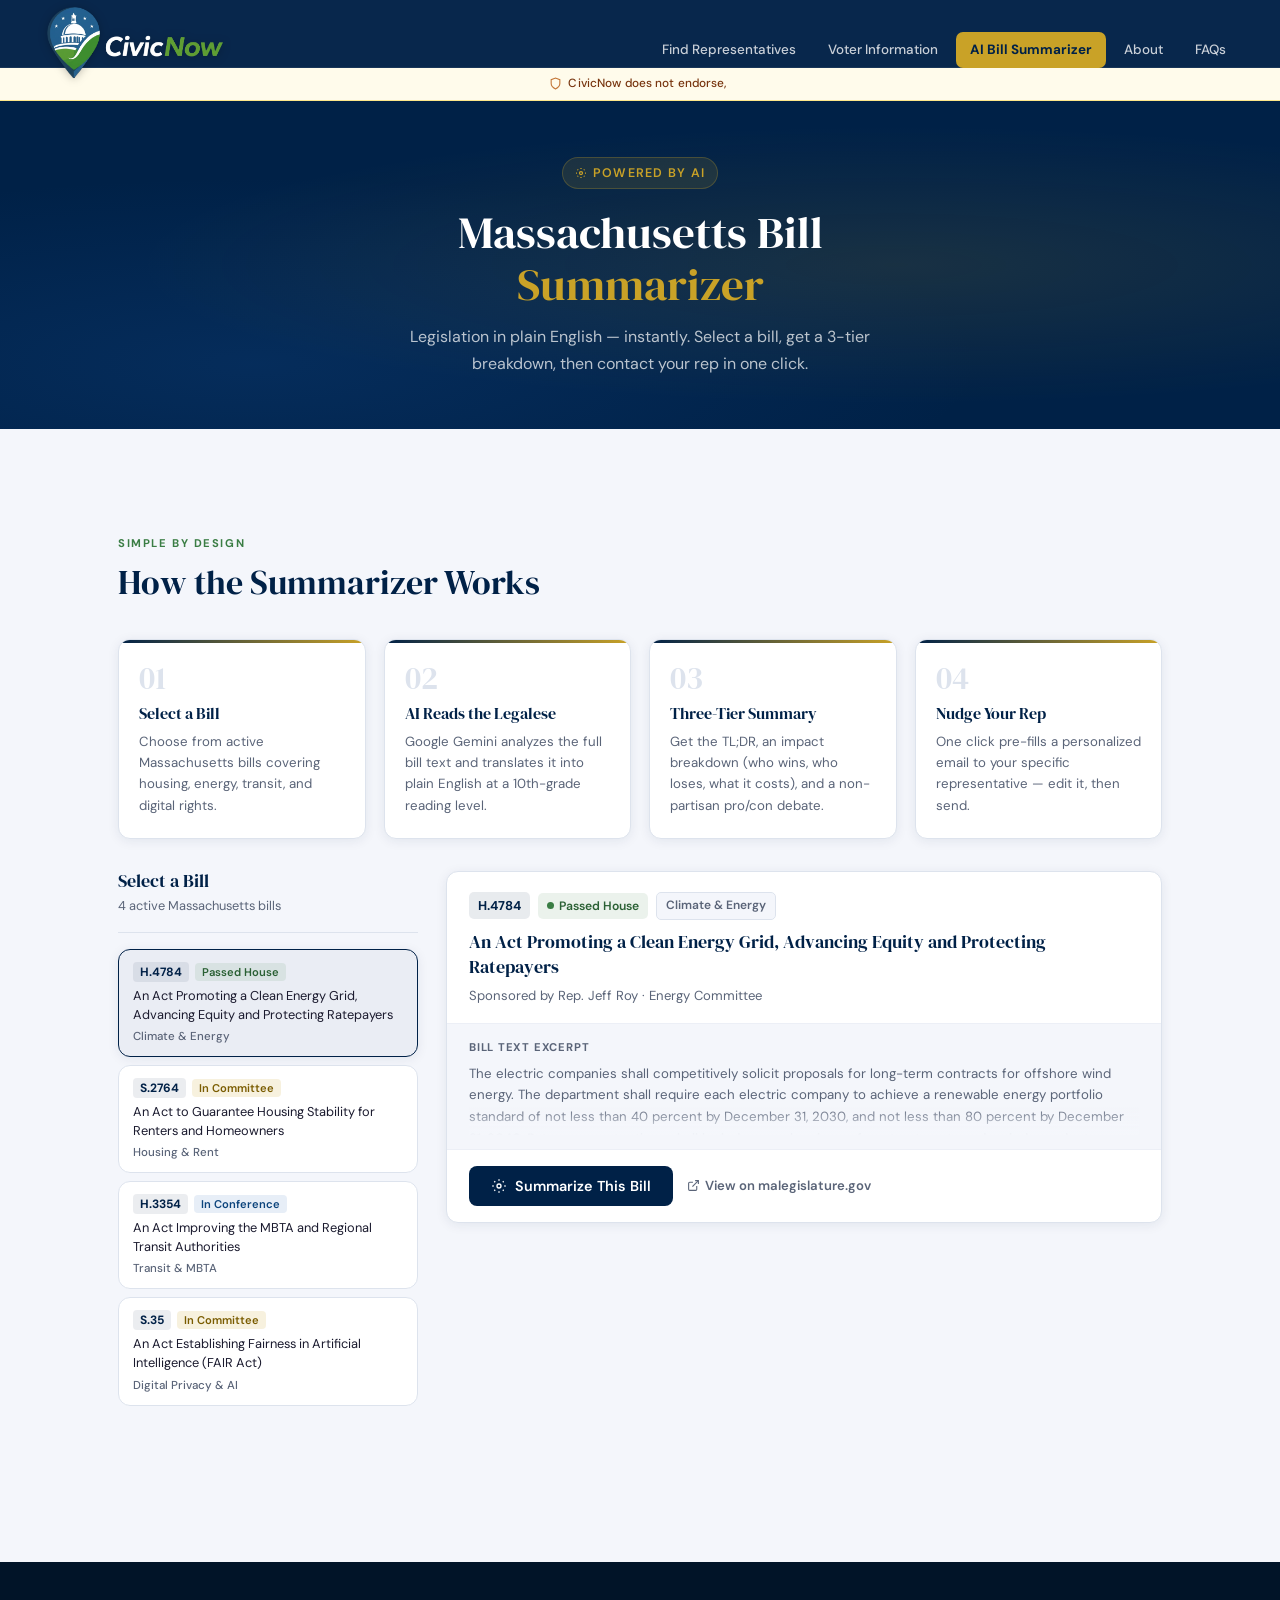
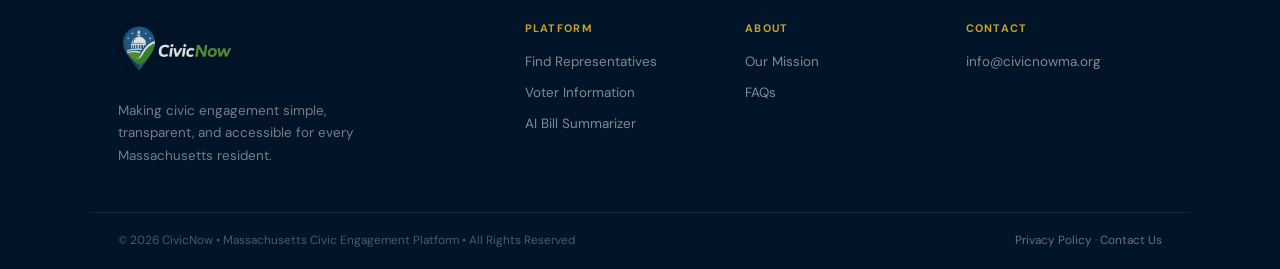
<file: AISummarizer.html>
<!DOCTYPE html>
<html lang="en">
<head>
  <meta charset="UTF-8" />
  <meta name="viewport" content="width=device-width, initial-scale=1.0" />
  <title>CivicNow | AI Bill Summarizer</title>
  <meta name="description" content="Understand any Massachusetts bill in plain English. CivicNow's AI Bill Summarizer breaks down complex legislation into TL;DR, Impact, and Debate — then lets you contact your rep in one click." />

  <link rel="preconnect" href="https://fonts.googleapis.com" />
  <link rel="preconnect" href="https://fonts.gstatic.com" crossorigin />
  <link href="https://fonts.googleapis.com/css2?family=DM+Sans:ital,opsz,wght@0,9..40,400;0,9..40,500;0,9..40,600;0,9..40,700&family=DM+Serif+Display:ital@0;1&display=swap" rel="stylesheet" />

  <link rel="icon" type="image/x-icon" href="favicon.ico" />
  <link rel="icon" type="image/png" sizes="32x32" href="favicon-32.png" />
  <link rel="icon" type="image/png" sizes="16x16" href="favicon-16.png" />
  <link rel="apple-touch-icon" sizes="64x64" href="favicon-64.png" />

  <link rel="stylesheet" href="style.css" />
  <link rel="stylesheet" href="AISummarizer.css" />
</head>
<body>

<!-- ── HEADER ── -->
<header>
  <div class="header-container">
    <a href="index.html">
      <div class="logo"><img src="CivicNow_logo.png" alt="CivicNow" class="logo-img" /></div>
    </a>
    <nav class="main-nav">
      <a href="FindReps.html"><div class="nav-box">Find Representatives</div></a>
      <a href="VoterInfo.html"><div class="nav-box">Voter Information</div></a>
      <a href="AISummarizer.html" class="active"><div class="nav-box">AI Bill Summarizer</div></a>
      <a href="About.html"><div class="nav-box">About</div></a>
      <a href="FAQs.html"><div class="nav-box">FAQs</div></a>
    </nav>
  </div>
</header>

<!-- NEUTRALITY BANNER -->
<div class="neutrality">
<svg width="13" height="13" fill="none" stroke="currentColor" stroke-width="2" viewBox="0 0 24 24">
<path d="M12 22s8-4 8-10V5l-8-3-8 3v7c0 6 8 10 8 10z"/>
</svg>
<span class="typewriter" data-text="CivicNow does not endorse, support, or oppose any candidate or political party."></span>
</div>

<!-- ── HERO ── -->
<section class="ais-hero">
  <div class="ais-hero-inner">
    <span class="ais-hero-eyebrow">
      <svg width="12" height="12" viewBox="0 0 24 24" fill="none" stroke="currentColor" stroke-width="2.5">
        <circle cx="12" cy="12" r="3"/><path d="M12 2v2m0 16v2M2 12h2m16 0h2M4.93 4.93l1.41 1.41m11.32 11.32 1.41 1.41M4.93 19.07l1.41-1.41M17.66 6.34l1.41-1.41"/>
      </svg>
      Powered by AI
    </span>
    <h1 class="ais-hero-title">Massachusetts Bill<br><span class="ais-hero-accent">Summarizer</span></h1>
    <p class="ais-hero-sub">Legislation in plain English — instantly. Select a bill, get a 3-tier breakdown, then contact your rep in one click.</p>
  </div>
</section>

<!-- ── MAIN ── -->
<main class="container">
 <!-- How it works section -->
  <section class="ais-how-section">
    <div class="how-header">
      <span class="how-eyebrow">Simple by design</span>
      <h2>How the Summarizer Works</h2>
    </div>
    <div class="ais-how-grid">
      <div class="ais-how-card">
        <div class="ais-how-num">01</div>
        <h3>Select a Bill</h3>
        <p>Choose from active Massachusetts bills covering housing, energy, transit, and digital rights.</p>
      </div>
      <div class="ais-how-card">
        <div class="ais-how-num">02</div>
        <h3>AI Reads the Legalese</h3>
        <p>Google Gemini analyzes the full bill text and translates it into plain English at a 10th-grade reading level.</p>
      </div>
      <div class="ais-how-card">
        <div class="ais-how-num">03</div>
        <h3>Three-Tier Summary</h3>
        <p>Get the TL;DR, an impact breakdown (who wins, who loses, what it costs), and a non-partisan pro/con debate.</p>
      </div>
      <div class="ais-how-card">
        <div class="ais-how-num">04</div>
        <h3>Nudge Your Rep</h3>
        <p>One click pre-fills a personalized email to your specific representative — edit it, then send.</p>
      </div>
    </div>
  </section>


  <div class="ais-layout">

    <!-- LEFT: Bill selector -->
    <aside class="ais-sidebar">
      <div class="ais-sidebar-header">
        <h3>Select a Bill</h3>
        <p>4 active Massachusetts bills</p>
      </div>

      <div class="ais-bill-list" id="billList"></div>

    </aside>

    <!-- RIGHT: Summary panel -->
    <section class="ais-content">

      <!-- Bill card -->
      <div class="ais-bill-card" id="billCard">
        <div class="ais-bill-card-header">
          <div class="ais-bill-meta">
            <span class="ais-bill-num" id="billNum">H.4784</span>
            <span class="ais-bill-status" id="billStatusBadge">
              <span class="ais-status-dot"></span>
              <span id="billStatus">In Committee</span>
            </span>
            <span class="ais-bill-topic" id="billTopic">Climate &amp; Energy</span>
          </div>
          <h2 class="ais-bill-title" id="billTitle">An Act Promoting a Clean Energy Grid, Advancing Equity and Protecting Ratepayers</h2>
          <p class="ais-bill-sub" id="billSub">Sponsored by Rep. Jeff Roy</p>
        </div>
        <div class="ais-bill-excerpt-wrap">
          <div class="ais-excerpt-label">Bill text excerpt</div>
          <p class="ais-bill-excerpt" id="billExcerpt"></p>
        </div>
        <div class="ais-bill-actions">
          <button class="ais-summarize-btn" id="summarizeBtn" onclick="runSummary()">
            <svg width="16" height="16" viewBox="0 0 24 24" fill="none" stroke="currentColor" stroke-width="2">
              <circle cx="12" cy="12" r="3"/><path d="M12 2v2m0 16v2M2 12h2m16 0h2M4.93 4.93l1.41 1.41m11.32 11.32 1.41 1.41M4.93 19.07l1.41-1.41M17.66 6.34l1.41-1.41"/>
            </svg>
            Summarize This Bill
          </button>
          <a class="ais-official-link" id="officialLink" href="#" target="_blank" rel="noopener">
            <svg width="13" height="13" viewBox="0 0 24 24" fill="none" stroke="currentColor" stroke-width="2"><path d="M18 13v6a2 2 0 0 1-2 2H5a2 2 0 0 1-2-2V8a2 2 0 0 1 2-2h6"/><polyline points="15 3 21 3 21 9"/><line x1="10" y1="14" x2="21" y2="3"/></svg>
            View on malegislature.gov
          </a>
        </div>
      </div>

      <!-- Summary output -->
      <div class="ais-summary-card" id="summaryCard" style="display:none;">

        <div class="ais-tabs">
          <button class="ais-tab active" data-tab="tldr" onclick="switchTab('tldr',this)">
            <svg width="14" height="14" viewBox="0 0 24 24" fill="none" stroke="currentColor" stroke-width="2"><path d="M14 2H6a2 2 0 0 0-2 2v16a2 2 0 0 0 2 2h12a2 2 0 0 0 2-2V8z"/><polyline points="14 2 14 8 20 8"/><line x1="16" y1="13" x2="8" y2="13"/><line x1="16" y1="17" x2="8" y2="17"/></svg>
            The TL;DR
          </button>
          <button class="ais-tab" data-tab="impact" onclick="switchTab('impact',this)">
            <svg width="14" height="14" viewBox="0 0 24 24" fill="none" stroke="currentColor" stroke-width="2"><line x1="18" y1="20" x2="18" y2="10"/><line x1="12" y1="20" x2="12" y2="4"/><line x1="6" y1="20" x2="6" y2="14"/></svg>
            Impact Report
          </button>
          <button class="ais-tab" data-tab="debate" onclick="switchTab('debate',this)">
            <svg width="14" height="14" viewBox="0 0 24 24" fill="none" stroke="currentColor" stroke-width="2"><path d="M21 15a2 2 0 0 1-2 2H7l-4 4V5a2 2 0 0 1 2-2h14a2 2 0 0 1 2 2z"/></svg>
            The Debate
          </button>
        </div>

        <!-- TL;DR -->
        <div class="ais-tab-content active" id="tab-tldr">
          <div class="ais-tier-eyebrow">The bottom line</div>
          <div id="tldr-content" class="ais-tier-body"></div>
        </div>

        <!-- Impact -->
        <div class="ais-tab-content" id="tab-impact">
          <div class="ais-tier-eyebrow">Who wins, who loses, what it costs</div>
          <div id="impact-content"></div>
        </div>

        <!-- Debate -->
        <div class="ais-tab-content" id="tab-debate">
          <div class="ais-tier-eyebrow">Non-partisan pro &amp; con</div>
          <div id="debate-content"></div>
        </div>

        <!-- Action bar -->
        <div class="ais-action-bar">
          <button class="ais-nudge-btn" onclick="toggleEmail()">
            <svg width="15" height="15" viewBox="0 0 24 24" fill="none" stroke="currentColor" stroke-width="2"><path d="M4 4h16c1.1 0 2 .9 2 2v12c0 1.1-.9 2-2 2H4c-1.1 0-2-.9-2-2V6c0-1.1.9-2 2-2z"/><polyline points="22,6 12,13 2,6"/></svg>
            Nudge My Rep
          </button>
          <button class="ais-share-btn" onclick="shareCard()">
            <svg width="15" height="15" viewBox="0 0 24 24" fill="none" stroke="currentColor" stroke-width="2"><circle cx="18" cy="5" r="3"/><circle cx="6" cy="12" r="3"/><circle cx="18" cy="19" r="3"/><line x1="8.59" y1="13.51" x2="15.42" y2="17.49"/><line x1="15.41" y1="6.51" x2="8.59" y2="10.49"/></svg>
            Share
          </button>
        </div>

        <div class="ais-disclaimer">
          <svg width="12" height="12" viewBox="0 0 24 24" fill="none" stroke="currentColor" stroke-width="2"><circle cx="12" cy="12" r="10"/><line x1="12" y1="8" x2="12" y2="12"/><line x1="12" y1="16" x2="12.01" y2="16"/></svg>
          AI-generated summary via Google Gemini. Always verify against the official text at malegislature.gov before taking action.
        </div>
      </div>

      <!-- Email draft panel -->
      <div class="ais-email-panel" id="emailPanel" style="display:none;">
        <div class="ais-email-header">
          <h3>Draft message to your representative</h3>
          <button class="ais-email-close" onclick="toggleEmail()">
            <svg width="16" height="16" viewBox="0 0 24 24" fill="none" stroke="currentColor" stroke-width="2.5"><line x1="18" y1="6" x2="6" y2="18"/><line x1="6" y1="6" x2="18" y2="18"/></svg>
          </button>
        </div>
        <div class="ais-email-rep" id="emailRepInfo"></div>
        <textarea class="ais-email-body" id="emailBody" rows="10"></textarea>
        <div class="ais-email-actions">
          <button class="ais-email-send" onclick="sendEmail()">
            <svg width="15" height="15" viewBox="0 0 24 24" fill="none" stroke="currentColor" stroke-width="2"><line x1="22" y1="2" x2="11" y2="13"/><polygon points="22 2 15 22 11 13 2 9 22 2"/></svg>
            Open in Email Client
          </button>
          <p class="ais-email-note">Edit freely before sending. Your rep's contact info is pre-filled.</p>
        </div>
      </div>

    </section>
  </div>

</main>

<!-- ── FOOTER ── -->
<footer class="site-footer">
  <div class="footer-inner">
    <div class="footer-brand">
      <a href="index.html">
        <div class="logo"><img src="CivicNow_logo.png" alt="CivicNow" class="footer-logo" /></div>
      </a>
      <p>Making civic engagement simple, transparent, and accessible for every Massachusetts resident.</p>
    </div>
    <div class="footer-links">
      <div class="footer-col">
        <h4>Platform</h4>
        <a href="FindReps.html">Find Representatives</a>
        <a href="VoterInfo.html">Voter Information</a>
        <a href="AISummarizer.html">AI Bill Summarizer</a>
      </div>
      <div class="footer-col">
        <h4>About</h4>
        <a href="About.html">Our Mission</a>
        <a href="FAQs.html">FAQs</a>
      </div>
      <div class="footer-col">
        <h4>Contact</h4>
        <a href="mailto:info@civicnowma.org">info@civicnowma.org</a>
      </div>
    </div>
  </div>
  <div class="footer-bottom">
    <p>© 2026 CivicNow • Massachusetts Civic Engagement Platform • All Rights Reserved</p>
    <p><a href="PrivacyPolicy.html">Privacy Policy</a> · <a href="Contact.html">Contact Us</a></p>
  </div>
</footer>

<button class="back-to-top" id="backToTop" onclick="window.scrollTo({top:0,behavior:'smooth'})" aria-label="Back to top">
  <svg width="18" height="18" viewBox="0 0 24 24" fill="none" stroke="currentColor" stroke-width="2.5"><polyline points="18 15 12 9 6 15"/></svg>
</button>

<script>
  /* ════════════════════════════
   scrolling neutrality banner 
════════════════════════════ */

function typeWriter(el, speed = 50) {
  const text = el.getAttribute('data-text');
  let i = 0;

  function type() {
    if (i < text.length) {
      el.textContent += text.charAt(i);
      i++;
      setTimeout(type, speed);
    }
  }

  type();
}

// trigger on scroll (matches your reveal system)
const typeObserver = new IntersectionObserver(entries => {
  entries.forEach(entry => {
    if (entry.isIntersecting) {
      const el = entry.target;
      typeWriter(el, 50);
      typeObserver.unobserve(el);
    }
  });
}, { threshold: 0.6 });

document.querySelectorAll('.typewriter').forEach(el => {
  typeObserver.observe(el);
});
  
/* ════════════════════════════
   BILL DATA
════════════════════════════ */
const BILLS = [
  {
    id: 'H4784',
    num: 'H.4784',
    status: 'Passed House',
    statusClass: 'passed',
    title: 'An Act Promoting a Clean Energy Grid, Advancing Equity and Protecting Ratepayers',
    sub: 'Sponsored by Rep. Jeff Roy · Energy Committee',
    topic: 'Climate & Energy',
    url: 'https://malegislature.gov/Bills/193/H4784',
    excerpt: 'The electric companies shall competitively solicit proposals for long-term contracts for offshore wind energy. The department shall require each electric company to achieve a renewable energy portfolio standard of not less than 40 percent by December 31, 2030, and not less than 80 percent by December 31, 2040. Ratepayer protections shall include annual reviews of contract costs and an independent monitor appointed by the department to oversee competitive solicitation processes and ensure equity in energy access for low-income communities.',
    rep: { name: 'Katherine Clark', title: 'U.S. Representative', district: '5th Congressional District', email: 'katherine.clark@mail.house.gov', city: 'Waltham' }
  },
  {
    id: 'S2764',
    num: 'S.2764',
    status: 'In Committee',
    statusClass: 'committee',
    title: 'An Act to Guarantee Housing Stability for Renters and Homeowners',
    sub: 'Sponsored by Sen. Lydia Edwards · Housing Committee',
    topic: 'Housing & Rent',
    url: 'https://malegislature.gov/Bills/193/S2764',
    excerpt: 'No landlord shall increase the rent charged to a tenant for a residential dwelling unit by more than five percent plus the Consumer Price Index for All Urban Consumers for the Boston metropolitan statistical area, or ten percent, whichever is lower, in any twelve-month period. This section shall not apply to housing accommodations in buildings for which a certificate of occupancy was first issued within fifteen years prior to the effective date of this act. Landlords who violate this section shall be liable for damages of three times the amount of any rent increase that exceeds the allowable limit.',
    rep: { name: 'Stephen Lynch', title: 'U.S. Representative', district: '8th Congressional District', email: 'stephen.lynch@mail.house.gov', city: 'Quincy' }
  },
  {
    id: 'H3354',
    num: 'H.3354',
    status: 'In Conference',
    statusClass: 'conference',
    title: 'An Act Improving the MBTA and Regional Transit Authorities',
    sub: 'Sponsored by Rep. William Driscoll · Transportation Committee',
    topic: 'Transit & MBTA',
    url: 'https://malegislature.gov/Bills/193/H3354',
    excerpt: 'The Massachusetts Bay Transportation Authority shall establish and implement a comprehensive safety management system in accordance with the requirements of the Federal Transit Administration. The authority shall submit to the secretary of transportation a comprehensive capital investment plan for all fixed guideway systems, bus rapid transit, and commuter rail, with prioritization of deferred maintenance projects estimated to exceed $8.7 billion. The authority shall transition its entire bus fleet to zero-emission vehicles by December 31, 2030, with interim targets of 25 percent zero-emission by 2026 and 60 percent by 2028.',
    rep: { name: 'Jake Auchincloss', title: 'U.S. Representative', district: '4th Congressional District', email: 'jake.auchincloss@mail.house.gov', city: 'Needham' }
  },
  {
    id: 'S35',
    num: 'S.35',
    status: 'In Committee',
    statusClass: 'committee',
    title: 'An Act Establishing Fairness in Artificial Intelligence (FAIR Act)',
    sub: 'Sponsored by Sen. Barry Finegold · Technology Committee',
    topic: 'Digital Privacy & AI',
    url: 'https://malegislature.gov/Bills/193/S35',
    excerpt: 'Developers and deployers of high-risk automated decision systems shall conduct and document impact assessments prior to deployment and annually thereafter, assessing the risk of algorithmic discrimination on the basis of race, color, national origin, sex, disability, or age. High-risk automated decision systems include those used in employment, housing, credit, education, healthcare, and criminal justice contexts. Any person aggrieved by a violation of this chapter may bring a civil action in the superior court and shall be entitled to injunctive relief, actual damages, or statutory damages of not less than $1,000 per violation.',
    rep: { name: 'Katherine Clark', title: 'U.S. Representative', district: '5th Congressional District', email: 'katherine.clark@mail.house.gov', city: 'Waltham' }
  }
];

let currentBill = BILLS[0];
let summaryCache = {};
let emailOpen = false;

/* ════════════════════════════
   BUILD BILL LIST
════════════════════════════ */
function renderBillList() {
  const list = document.getElementById('billList');
  list.innerHTML = BILLS.map((b, i) => `
    <button class="ais-bill-item ${i === 0 ? 'active' : ''}" onclick="selectBill(${i}, this)">
      <div class="ais-bill-item-top">
        <span class="ais-bill-item-num">${b.num}</span>
        <span class="ais-bill-item-status ais-status-${b.statusClass}">${b.status}</span>
      </div>
      <div class="ais-bill-item-title">${b.title}</div>
      <div class="ais-bill-item-topic">${b.topic}</div>
    </button>
  `).join('');
}

function selectBill(idx, el) {
  currentBill = BILLS[idx];
  document.querySelectorAll('.ais-bill-item').forEach(b => b.classList.remove('active'));
  el.classList.add('active');

  document.getElementById('billNum').textContent = currentBill.num;
  document.getElementById('billStatus').textContent = currentBill.status;
  const badge = document.getElementById('billStatusBadge');
  badge.className = 'ais-bill-status ais-status-' + currentBill.statusClass;
  document.getElementById('billTopic').textContent = currentBill.topic;
  document.getElementById('billTitle').textContent = currentBill.title;
  document.getElementById('billSub').textContent = currentBill.sub;
  document.getElementById('billExcerpt').textContent = currentBill.excerpt;
  document.getElementById('officialLink').href = currentBill.url;
  document.getElementById('disclaimerLink').href = currentBill.url;

  document.getElementById('summaryCard').style.display = 'none';
  document.getElementById('emailPanel').style.display = 'none';
  emailOpen = false;

  const btn = document.getElementById('summarizeBtn');
  btn.disabled = false;
  btn.innerHTML = `<svg width="16" height="16" viewBox="0 0 24 24" fill="none" stroke="currentColor" stroke-width="2"><circle cx="12" cy="12" r="3"/><path d="M12 2v2m0 16v2M2 12h2m16 0h2M4.93 4.93l1.41 1.41m11.32 11.32 1.41 1.41M4.93 19.07l1.41-1.41M17.66 6.34l1.41-1.41"/></svg> Summarize This Bill`;
}

/* ════════════════════════════
   API KEY — replace the value below with your Gemini API key
════════════════════════════ */
const GEMINI_API_KEY = 'AIzaSyC4PInbPemSofxMdJcTdt_P7cqlltBMHzI';

/* ════════════════════════════
   SKELETON LOADERS
════════════════════════════ */
function showSkeleton() {
  const skels = (lines) => lines.map(w =>
    `<div class="ais-skeleton" style="width:${w}%;margin-bottom:10px;"></div>`
  ).join('');

  document.getElementById('tldr-content').innerHTML =
    `<div style="padding:4px 0">${skels([95,80,70])}</div>
     <div class="ais-local-impact-skeleton" style="margin-top:16px">${skels([60,50])}</div>`;

  document.getElementById('impact-content').innerHTML = `
    <div class="ais-impact-grid">
      <div class="ais-impact-box ais-impact-win"><div class="ais-impact-label">Who benefits</div>${skels([90,75,60])}</div>
      <div class="ais-impact-box ais-impact-lose"><div class="ais-impact-label">Who faces challenges</div>${skels([90,75,60])}</div>
      <div class="ais-impact-box ais-impact-cost" style="grid-column:1/-1"><div class="ais-impact-label">Fiscal impact</div>${skels([80])}</div>
    </div>`;

  document.getElementById('debate-content').innerHTML =
    ['Pro','Pro','Con','Con'].map(side => `
      <div class="ais-debate-row">
        <div class="ais-debate-side">
          <span class="ais-debate-badge ais-badge-${side.toLowerCase()}">${side}</span>
          <div style="flex:1">${skels([90,70])}</div>
        </div>
      </div>`).join('');
}

/* ════════════════════════════
   RUN SUMMARY (GEMINI API)
════════════════════════════ */
async function runSummary() {
  if (summaryCache[currentBill.id]) {
    applySummary(summaryCache[currentBill.id]);
    return;
  }

  const key = GEMINI_API_KEY;
  if (!key || key === 'YOUR_GEMINI_API_KEY_HERE') {
    document.getElementById('summaryCard').style.display = 'block';
    document.getElementById('tldr-content').innerHTML = `
      <div class="ais-error-msg">
        <svg width="16" height="16" viewBox="0 0 24 24" fill="none" stroke="currentColor" stroke-width="2"><circle cx="12" cy="12" r="10"/><line x1="12" y1="8" x2="12" y2="12"/><line x1="12" y1="16" x2="12.01" y2="16"/></svg>
        <div><strong>API key not configured.</strong><br>Open AISummarizer.html and replace <code>YOUR_GEMINI_API_KEY_HERE</code> with your Gemini API key.</div>
      </div>`;
    return;
  }

  const btn = document.getElementById('summarizeBtn');
  btn.disabled = true;
  btn.innerHTML = `<svg class="ais-spin" width="16" height="16" viewBox="0 0 24 24" fill="none" stroke="currentColor" stroke-width="2"><path d="M21 12a9 9 0 11-6.219-8.56"/></svg> Analyzing with AI...`;

  document.getElementById('summaryCard').style.display = 'block';
  switchTab('tldr', document.querySelector('.ais-tab'));
  showSkeleton();

  window.scrollTo({ top: document.getElementById('summaryCard').offsetTop - 80, behavior: 'smooth' });

  const prompt = `You are the CivicNowMA Assistant. Analyze this Massachusetts bill and respond ONLY with a valid JSON object — no markdown, no backticks, no preamble.

Bill Number: ${currentBill.num}
Bill Title: ${currentBill.title}
Bill Text Excerpt: ${currentBill.excerpt}

Respond with exactly this JSON structure:
{
  "tldr": "2-3 sentence plain English summary at 10th grade reading level. What does this bill actually change?",
  "localImpact": "One sentence specifically about how this affects residents of Massachusetts communities.",
  "wins": "1-2 sentences: who benefits most and how.",
  "loses": "1-2 sentences: who faces challenges, costs, or opposition.",
  "cost": "One sentence on the estimated fiscal impact or budget implications.",
  "pro1": "First argument supporters make for this bill (1 sentence).",
  "pro2": "Second argument supporters make (1 sentence).",
  "con1": "First argument critics make against this bill (1 sentence).",
  "con2": "Second argument critics make (1 sentence)."
}`;

  // Current available models as of March 2026 — in order of preference
  const MODELS = [
    'gemini-2.5-flash',
    'gemini-2.5-flash-lite',
    'gemini-3-flash-preview',
  ];

  const requestBody = JSON.stringify({
    contents: [{ parts: [{ text: prompt }] }],
    generationConfig: {
      temperature: 0.3,
      maxOutputTokens: 2048,
      responseMimeType: 'application/json'
    }
  });

  let lastError = null;
  let lastErrorDetail = '';

  for (const model of MODELS) {
    try {
      const res = await fetch(
        `https://generativelanguage.googleapis.com/v1beta/models/${model}:generateContent?key=${key}`,
        { method: 'POST', headers: { 'Content-Type': 'application/json' }, body: requestBody }
      );

      const data = await res.json();
      const errStatus = data.error?.status || '';
      const errCode   = data.error?.code || res.status;
      lastErrorDetail = data.error?.message || '';

      // Invalid key — no point trying other models
      if (errStatus === 'UNAUTHENTICATED' || errCode === 401) {
        throw new Error('INVALID_KEY');
      }

      // Quota / rate limit only — try next model
      if (errStatus === 'RESOURCE_EXHAUSTED' || errCode === 429) {
        lastError = new Error('QUOTA');
        continue;
      }

      // Any other API error — surface the real message
      if (!res.ok) {
        throw new Error('API_ERROR');
      }

      // Success — parse and display
      // Robust JSON extraction — find first { and last } to strip any wrapping text
      const raw = data.candidates?.[0]?.content?.parts?.[0]?.text || '';
      const start = raw.indexOf('{');
      const end   = raw.lastIndexOf('}');
      if (start === -1 || end === -1) throw new Error('NO_JSON');
      const parsed = JSON.parse(raw.slice(start, end + 1));
      summaryCache[currentBill.id] = parsed;
      applySummary(parsed);
      lastError = null;
      break;

    } catch(e) {
      if (e.message === 'INVALID_KEY') { lastError = e; break; }
      if (e.message !== 'QUOTA') { lastError = e; break; }
      lastError = e;
    }
  }

  if (lastError) {
    let msg;
    if (lastError.message === 'INVALID_KEY') {
      msg = 'Your API key is invalid or has been revoked. Check it at <a href="https://aistudio.google.com" target="_blank" rel="noopener">aistudio.google.com</a>.';
    } else if (lastError.message === 'QUOTA') {
      msg = 'Rate limit hit on all available models. Wait 60 seconds and try again, or check your quota at <a href="https://aistudio.google.com" target="_blank" rel="noopener">aistudio.google.com</a>.';
    } else if (lastError.message === 'API_ERROR') {
      msg = `API error: ${lastErrorDetail || 'Unknown error'}. Check that billing is enabled on your Google Cloud project.`;
    } else if (lastError.message === 'NO_JSON') {
      msg = 'The AI returned an unexpected response format. Please try again.';
    } else {
      msg = `Unexpected error: ${lastError.message}. Check the browser console for details.`;
    }

    document.getElementById('tldr-content').innerHTML = `
      <div class="ais-error-msg">
        <svg width="16" height="16" viewBox="0 0 24 24" fill="none" stroke="currentColor" stroke-width="2"><circle cx="12" cy="12" r="10"/><line x1="12" y1="8" x2="12" y2="12"/><line x1="12" y1="16" x2="12.01" y2="16"/></svg>
        <div><strong>Could not generate summary.</strong><br>${msg}</div>
      </div>`;
    document.getElementById('impact-content').innerHTML = '';
    document.getElementById('debate-content').innerHTML = '';
    console.error('[CivicNow AI] Error:', lastError.message, lastErrorDetail);
  }

  btn.disabled = false;
  btn.innerHTML = `<svg width="16" height="16" viewBox="0 0 24 24" fill="none" stroke="currentColor" stroke-width="2"><circle cx="12" cy="12" r="3"/><path d="M12 2v2m0 16v2M2 12h2m16 0h2M4.93 4.93l1.41 1.41m11.32 11.32 1.41 1.41M4.93 19.07l1.41-1.41M17.66 6.34l1.41-1.41"/></svg> Re-Summarize`;
}

/* ════════════════════════════
   APPLY SUMMARY TO UI
════════════════════════════ */
function applySummary(d) {
  document.getElementById('tldr-content').innerHTML = `
    <p class="ais-tldr-text">${d.tldr}</p>
    <div class="ais-local-impact">
      <svg width="13" height="13" viewBox="0 0 24 24" fill="none" stroke="currentColor" stroke-width="2"><path d="M21 10c0 7-9 13-9 13s-9-6-9-13a9 9 0 0118 0z"/><circle cx="12" cy="10" r="3"/></svg>
      <span>${d.localImpact}</span>
    </div>`;

  document.getElementById('impact-content').innerHTML = `
    <div class="ais-impact-grid">
      <div class="ais-impact-box ais-impact-win">
        <div class="ais-impact-label">Who benefits</div>
        <p>${d.wins}</p>
      </div>
      <div class="ais-impact-box ais-impact-lose">
        <div class="ais-impact-label">Who faces challenges</div>
        <p>${d.loses}</p>
      </div>
      <div class="ais-impact-box ais-impact-cost" style="grid-column:1/-1">
        <div class="ais-impact-label">Fiscal impact</div>
        <p>${d.cost}</p>
      </div>
    </div>`;

  document.getElementById('debate-content').innerHTML = `
    <div class="ais-debate-row"><div class="ais-debate-side"><span class="ais-debate-badge ais-badge-pro">Pro</span><p>${d.pro1}</p></div></div>
    <div class="ais-debate-row"><div class="ais-debate-side"><span class="ais-debate-badge ais-badge-pro">Pro</span><p>${d.pro2}</p></div></div>
    <div class="ais-debate-row"><div class="ais-debate-side"><span class="ais-debate-badge ais-badge-con">Con</span><p>${d.con1}</p></div></div>
    <div class="ais-debate-row last"><div class="ais-debate-side"><span class="ais-debate-badge ais-badge-con">Con</span><p>${d.con2}</p></div></div>`;
}

/* ════════════════════════════
   TABS
════════════════════════════ */
function switchTab(id, el) {
  document.querySelectorAll('.ais-tab').forEach(t => t.classList.remove('active'));
  document.querySelectorAll('.ais-tab-content').forEach(t => t.classList.remove('active'));
  el.classList.add('active');
  document.getElementById('tab-' + id).classList.add('active');
}

/* ════════════════════════════
   EMAIL
════════════════════════════ */
function toggleEmail() {
  emailOpen = !emailOpen;
  const panel = document.getElementById('emailPanel');

  if (emailOpen) {
    const cached = summaryCache[currentBill.id];
    const summary = cached ? cached.tldr : `[Summary of ${currentBill.num}]`;

    document.getElementById('emailRepInfo').innerHTML = `
      <svg width="13" height="13" viewBox="0 0 24 24" fill="none" stroke="currentColor" stroke-width="2"><path d="M20 21v-2a4 4 0 0 0-4-4H8a4 4 0 0 0-4 4v2"/><circle cx="12" cy="7" r="4"/></svg>
      Sending to <strong>${currentBill.rep.name}</strong> — ${currentBill.rep.title}, ${currentBill.rep.district}`;

    document.getElementById('emailBody').value =
`Dear ${currentBill.rep.name},

My name is [Your Name], and I am a constituent from ${currentBill.rep.city}, Massachusetts, writing regarding ${currentBill.num}: ${currentBill.title}.

${summary}

I am reaching out to urge your support for this legislation, as I believe it is important to our community. I would appreciate knowing your position on this bill and what actions you intend to take.

Thank you for your service and your attention to this matter.

Respectfully,
[Your Name]
${currentBill.rep.city}, MA`;

    panel.style.display = 'block';
    panel.scrollIntoView({ behavior: 'smooth', block: 'nearest' });
  } else {
    panel.style.display = 'none';
  }
}

function sendEmail() {
  const body = document.getElementById('emailBody').value;
  const subject = encodeURIComponent(`Constituent Message: ${currentBill.num} — ${currentBill.title.substring(0, 60)}`);
  window.location.href = `mailto:${currentBill.rep.email}?subject=${subject}&body=${encodeURIComponent(body)}`;
}

function shareCard() {
  if (navigator.share) {
    navigator.share({
      title: `CivicNow — ${currentBill.num}`,
      text: `I just learned about ${currentBill.num}: ${currentBill.title.substring(0, 80)}... — via CivicNow MA`,
      url: window.location.href
    });
  } else {
    navigator.clipboard.writeText(window.location.href).then(() => {
      const btn = document.querySelector('.ais-share-btn');
      btn.textContent = '✓ Link copied!';
      setTimeout(() => {
        btn.innerHTML = `<svg width="15" height="15" viewBox="0 0 24 24" fill="none" stroke="currentColor" stroke-width="2"><circle cx="18" cy="5" r="3"/><circle cx="6" cy="12" r="3"/><circle cx="18" cy="19" r="3"/><line x1="8.59" y1="13.51" x2="15.42" y2="17.49"/><line x1="15.41" y1="6.51" x2="8.59" y2="10.49"/></svg> Share`;
      }, 2000);
    });
  }
}

/* ════════════════════════════
   INIT
════════════════════════════ */
renderBillList();
selectBill(0, document.querySelector('.ais-bill-item'));

window.addEventListener('scroll', function() {
  document.getElementById('backToTop').classList.toggle('back-to-top--visible', window.scrollY > 400);
});





</script>
</body>
</html>
</file>
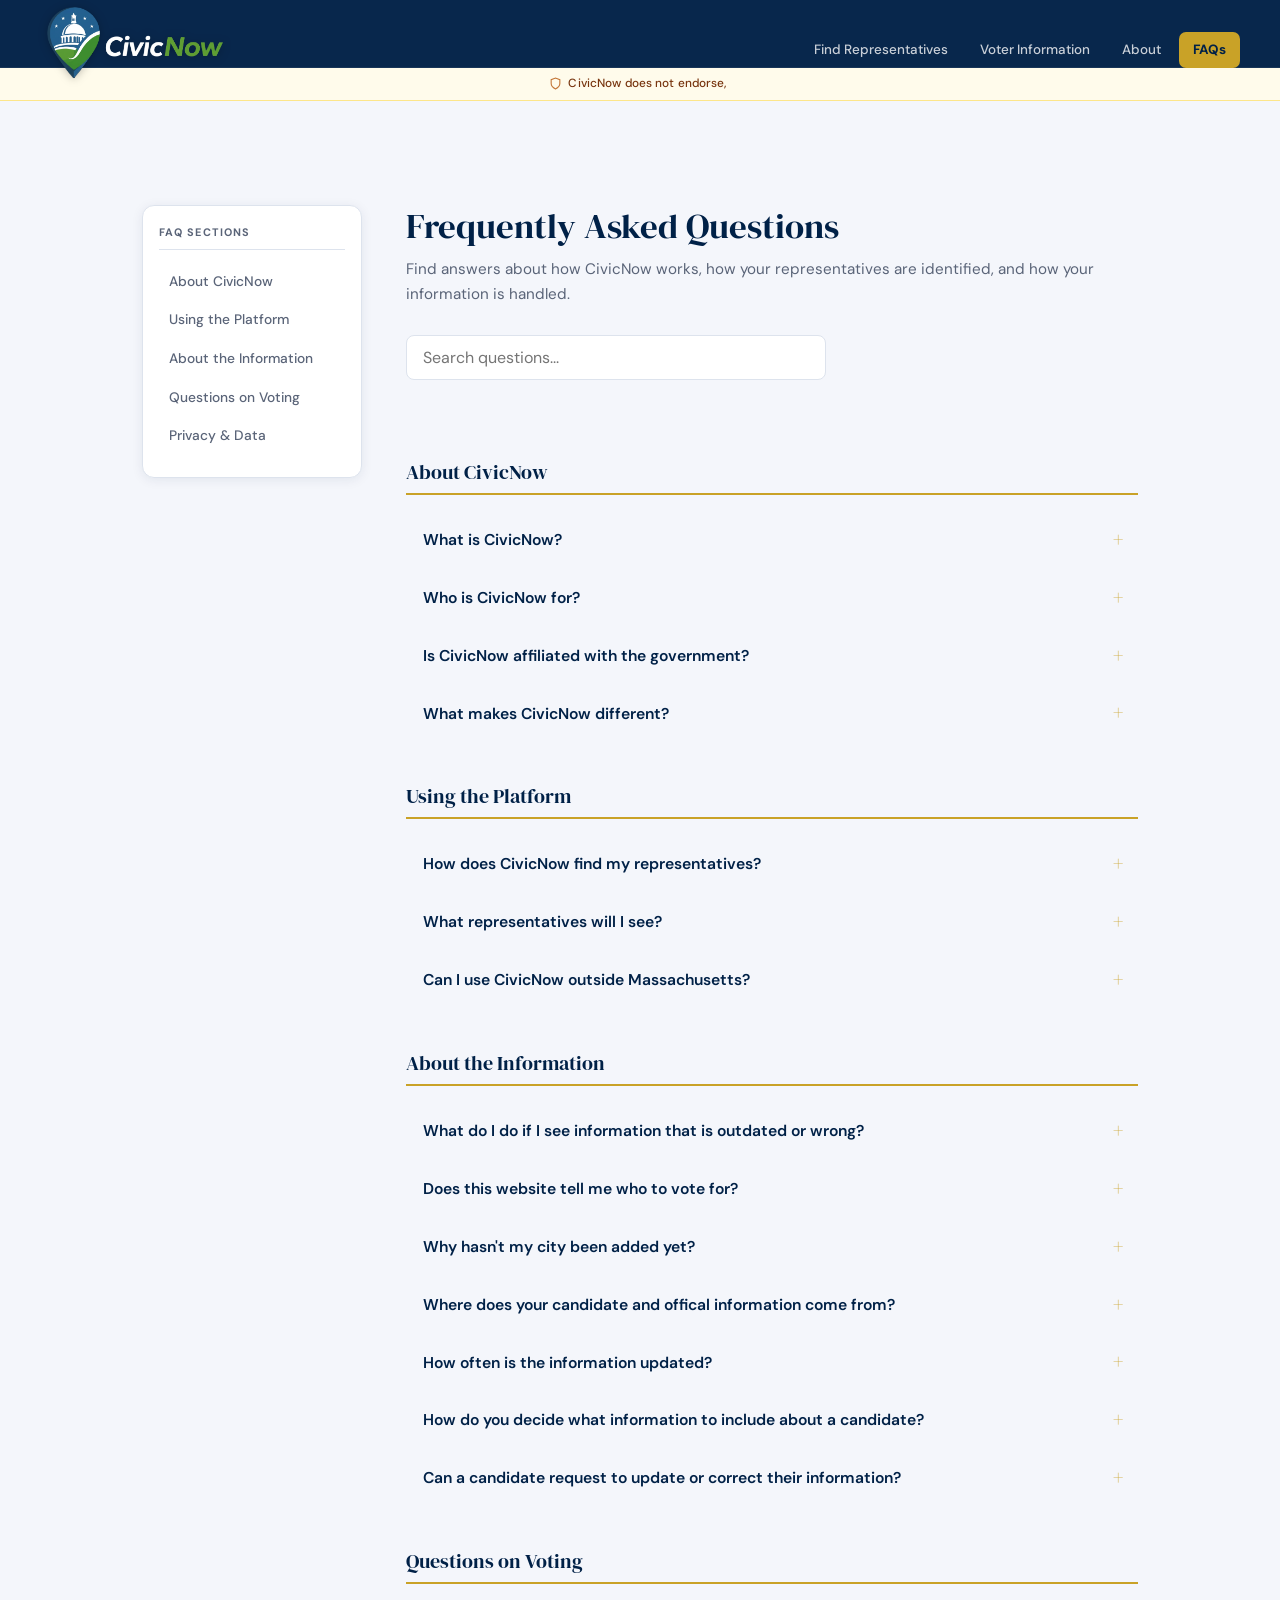
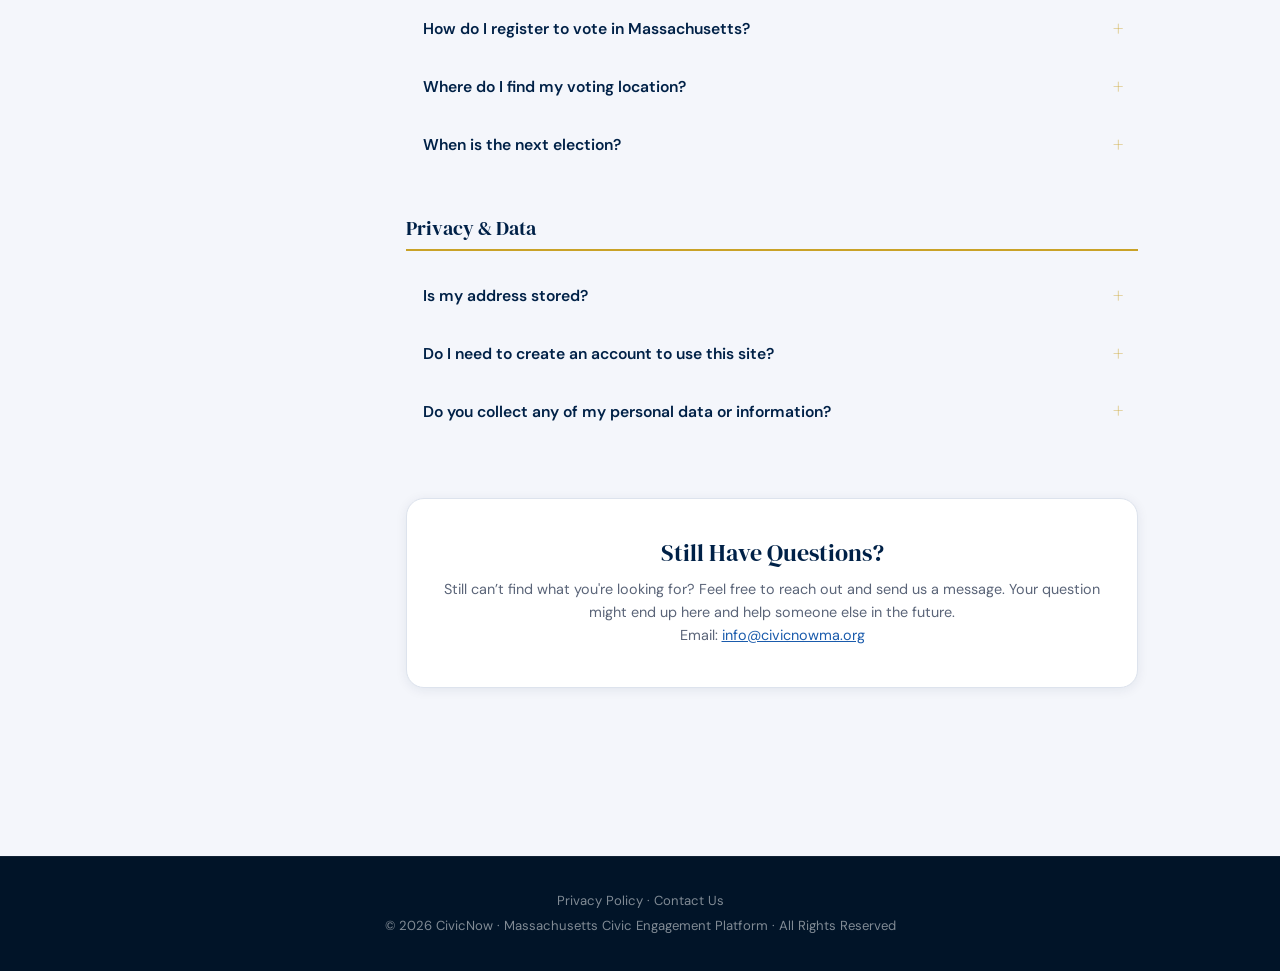
<file: FAQs.html>
<!DOCTYPE html>
<html lang="en">

<head>

<meta charset="UTF-8">
<meta name="viewport" content="width=device-width, initial-scale=1.0">

<title>CivicNow | FAQs</title>

<link rel="preconnect" href="https://fonts.googleapis.com">
<link rel="preconnect" href="https://fonts.gstatic.com" crossorigin>

<link href="https://fonts.googleapis.com/css2?family=DM+Sans:wght@400;500;600;700&family=DM+Serif+Display&display=swap" rel="stylesheet" />

  <link rel="icon" type="image/x-icon" href="favicon.ico" />
  <link rel="icon" type="image/png" sizes="32x32" href="favicon-32.png" />
  <link rel="icon" type="image/png" sizes="16x16" href="favicon-16.png" />
  <link rel="apple-touch-icon" sizes="64x64" href="favicon-64.png" />
  <link rel="stylesheet" href="style.css">

</head>

<body>

<header>

<div class="header-container">

<a href="index.html">
<div class="logo"><img src="CivicNow_logo.png" alt="CivicNow" class="logo-img" /></div>
</a>

<nav class="main-nav">

<a href="FindReps.html"><div class="nav-box">Find Representatives</div></a>
<a href="VoterInfo.html"><div class="nav-box">Voter Information</div></a>
<a href="About.html"><div class="nav-box">About</div></a>
<a href="FAQs.html" class="active"><div class="nav-box">FAQs</div></a>

</nav>

</div>

</header>

<div class="neutrality">
<svg width="13" height="13" fill="none" stroke="currentColor" stroke-width="2" viewBox="0 0 24 24">
<path d="M12 22s8-4 8-10V5l-8-3-8 3v7c0 6 8 10 8 10z"/>
</svg>
<span class="typewriter" data-text="CivicNow does not endorse, support, or oppose any candidate or political party."></span>
</div>
  

<main class="container">

<section class="faq-wrapper">


<!-- SIDEBAR -->

<aside class="faq-sidebar">

<h3>FAQ Sections</h3>

<ul>
<li><a href="#about">About CivicNow</a></li>
<li><a href="#platform">Using the Platform</a></li>
<li><a href="#information">About the Information</a></li>
<li><a href="#voting">Questions on Voting</a></li>
<li><a href="#privacy">Privacy & Data</a></li>
</ul>

</aside>


<!-- MAIN FAQ CONTENT -->

<div class="faq-content">

<h1>Frequently Asked Questions</h1>

<p class="faq-intro">
Find answers about how CivicNow works, how your representatives are
identified, and how your information is handled.
</p>


<!-- SEARCH -->

<input
type="text"
id="faq-search"
placeholder="Search questions..."
class="faq-search"
/>


<!-- ABOUT SECTION -->

<h2 id="about" class="faq-category">About CivicNow</h2>

<details class="faq-item reveal">
<summary>What is CivicNow?</summary>
<p>
CivicNow helps Massachusetts residents quickly find their elected
representatives at the local, state, and federal levels.
</p>
</details>

<details class="faq-item reveal">
<summary>Who is CivicNow for?</summary>
<p>
CivicNow is designed for Massachusetts residents who want an easier
way to understand their representation and participate in civic life.
</p>
</details>

<details class="faq-item reveal">
<summary>Is CivicNow affiliated with the government?</summary>
<p>
No. CivicNow is an informational civic engagement platform and is not a
government agency or affiliated with any political party.
For authoritative election information, always refer to the
<a href="https://www.sec.state.ma.us/" target="_blank">
Massachusetts Secretary of State's Office
</a>.
</p>
</details>

<details class="faq-item reveal">
<summary>What makes CivicNow different?</summary>
<p>
CivicNow focuses specifically on helping Massachusetts residents quickly
identify their elected representatives and learn how to engage with them.
By simplifying representative lookup and presenting contact information
in one place, CivicNow aims to make civic engagement easier and more
accessible for residents.
</p>
</details>
  
<!-- PLATFORM -->

<h2 id="platform" class="faq-category">Using the Platform</h2>

<details class="faq-item reveal">
<summary>How does CivicNow find my representatives?</summary>
<p>
When you enter your address, CivicNow identifies the government
districts associated with that location and matches them with the
officials who represent those districts.
</p>
</details>

<details class="faq-item reveal">
<summary>What representatives will I see?</summary>

<p>You may see representatives from several levels of government:</p>

<ul>
<li>U.S. House of Representatives</li>
<li>U.S. Senators</li>
<li>Massachusetts State Representatives</li>
<li>Massachusetts State Senators</li>
<li>Local officials when available</li>
</ul>

</details>

<details class="faq-item reveal">
<summary>Can I use CivicNow outside Massachusetts?</summary>
<p>
The current version of CivicNow focuses on Massachusetts residents.
Future versions may expand to other states.
</p>
</details>
  
<!-- ABOUT THE INFORMATION -->
  
<h2 id="information" class="faq-category">About the Information</h2>

<details class="faq-item reveal">
<summary>What do I do if I see information that is outdated or wrong?</summary>
<p>
Please email us with a brief description of the issue and, if possible,
a link to a reliable source. We take accuracy seriously and review all
submissions promptly.
</p>
</details>

<details class="faq-item reveal">
<summary>Does this website tell me who to vote for?</summary>
<p>
Absolutely not. CivicNow is strictly nonpartisan. We present factual,
sourced information and let you draw your own conclusions. We do not
rank candidates, assign scores, or make voting recommendations.
</p>
</details>

<details class="faq-item reveal">
<summary>Why hasn't my city been added yet?</summary>
<p>
We're a small team expanding coverage across Massachusetts
incrementally. If your area isn't listed yet, we're likely working on
it. You can help by letting us know.
</p>
</details>

<details class="faq-item reveal">
<summary>Where does your candidate and offical information come from?</summary>
<p>
We source our information from publicly available records including 
official state and municipal websites, candidate campaign sites, public 
financial disclosures, and published news coverage. We also reach out to the 
City Halls themselves for information they could provide. Where possible, we 
link directly to primary sources so you can verify everything yourself.
</p>
</details>

<details class="faq-item reveal">
<summary>How often is the information updated?</summary>
<p>
We aim to review and refresh candidate profiles on a rolling basis, with more 
frequent updates during active election seasons. Information can occasionally 
lag behind real-world changes, but we'll always note the last-updated date on 
each profile.
</p>
</details>

<details class="faq-item reveal">
<summary>How do you decide what information to include about a candidate?</summary>
<p>
We apply the same criteria to every candidate: office sought, current or prior 
roles, publicly stated policy positions, and publicly available biographical 
background. We do not include opinion, speculation, or unverified claims; regardless 
of political affiliation.
</p>
</details>

<details class="faq-item reveal">
<summary>Can a candidate request to update or correct their information?</summary>
<p>
Yes. Candidates or their authorized representatives may <a href="https://civicnowma.org/Contact.html" target="_blank" rel="noopener noreferrer">Contact Us</a> to flag factual inaccuracies. We'll review the request and, if 
supported by verifiable sources, update the profile. We do not accept requests 
to remove accurate public information.
</p>
</details>

<!-- QUESTIONS ON VOTING -->
  
<h2 id="voting" class="faq-category">Questions on Voting</h2>

<details class="faq-item reveal">
<summary>How do I register to vote in Massachusetts?</summary>
<p>
You can register online, by mail, or in person at your local town or
city clerk's office. The deadline is 10 days before an election.
Visit the
<a href="https://www.sec.state.ma.us/OVR/" target="_blank">
Massachusetts Online Voter Registration
</a>
page for step-by-step instructions and to check your registration status.
</p>
</details>

<details class="faq-item reveal">
<summary>Where do I find my voting location?</summary>
<p>
Your voting location is assigned based on your registered address.
You can find it using the
<a href="https://www.sec.state.ma.us/wheredoivotema/" target="_blank">
Massachusetts Find My Election Information
</a>
tool.
</p>
</details>

<details class="faq-item reveal">
<summary>When is the next election?</summary>
<p>
Election dates vary by municipality. For a full schedule of upcoming
elections, visit the
<a href="https://www.sec.state.ma.us/divisions/elections/recent-updates/upcoming-elections.htm" target="_blank">
Massachusetts Elections Division website.
</a>
CivicNow may also highlight major upcoming elections in the future.
</p>
</details>

<!-- PRIVACY -->

<h2 id="privacy" class="faq-category">Privacy & Data</h2>

<details class="faq-item reveal">
<summary>Is my address stored?</summary>
<p>
No. CivicNow does not permanently store addresses entered into the
search tool.
</p>
</details>

  <details class="faq-item reveal">
<summary>Do I need to create an account to use this site?</summary>
<p>
No account is required. All candidate and election information on
CivicNow is freely accessible without signing up or logging in.
</p>
</details>

<details class="faq-item reveal">
<summary>Do you collect any of my personal data or information?</summary>
<p>
We do not collect names, email addresses, or any personally identifiable
information from visitors browsing the site. If you contact us via
email, we only use that information to respond to your message.
</p>
</details>

<!-- CONTACT -->

<section class="faq-contact">

<h2>Still Have Questions?</h2>

<p>
Still can’t find what you're looking for? Feel free to reach out and
send us a message. Your question might end up here and help someone
else in the future.
</p>

<p>Email: <a href="mailto:info@civicnowma.org">info@civicnowma.org</a></p>

</section>


</div>

</section>

</main>


<footer>
  <p><a href="PrivacyPolicy.html">Privacy Policy</a> · <a href="Contact.html">Contact Us</a></p>
  <p>© 2026 CivicNow · Massachusetts Civic Engagement Platform · All Rights Reserved</p>
</footer>



<!-- FAQ SEARCH SCRIPT -->

<script>

const searchInput = document.getElementById("faq-search");
const faqItems = document.querySelectorAll(".faq-item");

searchInput.addEventListener("input", function(){

const value = this.value.toLowerCase();

faqItems.forEach(item => {

const text = item.innerText.toLowerCase();

item.style.display = text.includes(value) ? "block" : "none";

});

});

</script>


<!-- SCROLL REVEAL -->

<script>

const reveals = document.querySelectorAll(".reveal");

const observer = new IntersectionObserver(entries => {

entries.forEach(entry => {

if(entry.isIntersecting){
entry.target.classList.add("active");
}

});

});

reveals.forEach(el => observer.observe(el));



  // trigger scrolling neutrality banner

 function typeWriter(el, speed = 50) {
  const text = el.getAttribute('data-text');
  let i = 0;

  function type() {
    if (i < text.length) {
      el.textContent += text.charAt(i);
      i++;
      setTimeout(type, speed);
    }
  }

  type();
}

// trigger on scroll (matches reveal system)
const typeObserver = new IntersectionObserver(entries => {
  entries.forEach(entry => {
    if (entry.isIntersecting) {
      const el = entry.target;
      typeWriter(el, 50);
      typeObserver.unobserve(el);
    }
  });
}, { threshold: 0.6 });

document.querySelectorAll('.typewriter').forEach(el => {
  typeObserver.observe(el);
});
</script>

<!-- BACK TO TOP -->
<button class="back-to-top" id="backToTop" onclick="window.scrollTo({top:0,behavior:'smooth'})" aria-label="Back to top"><svg width="18" height="18" viewBox="0 0 24 24" fill="none" stroke="currentColor" stroke-width="2.5"><polyline points="18 15 12 9 6 15"/></svg></button>
<script>window.addEventListener("scroll",function(){var b=document.getElementById("backToTop");if(b)b.classList.toggle("back-to-top--visible",window.scrollY>400);});</script>
</body>

</html>
</file>
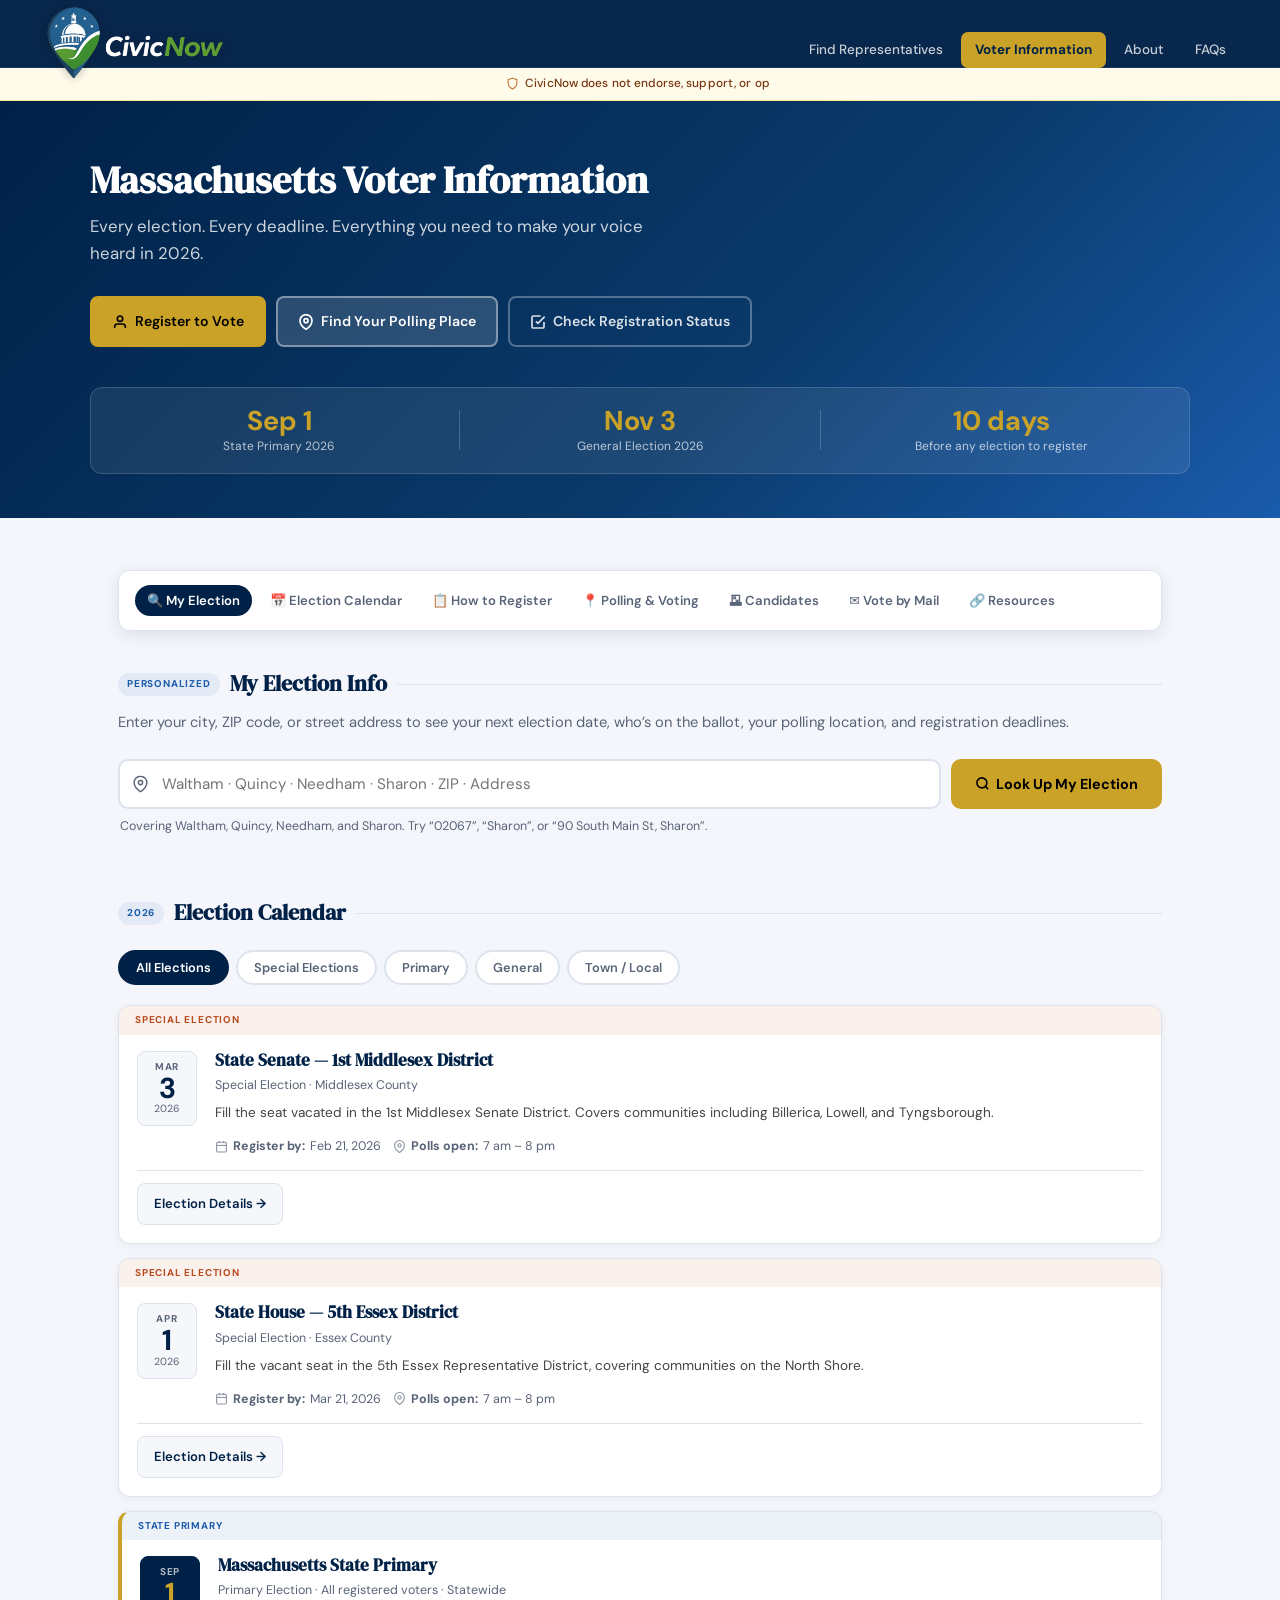
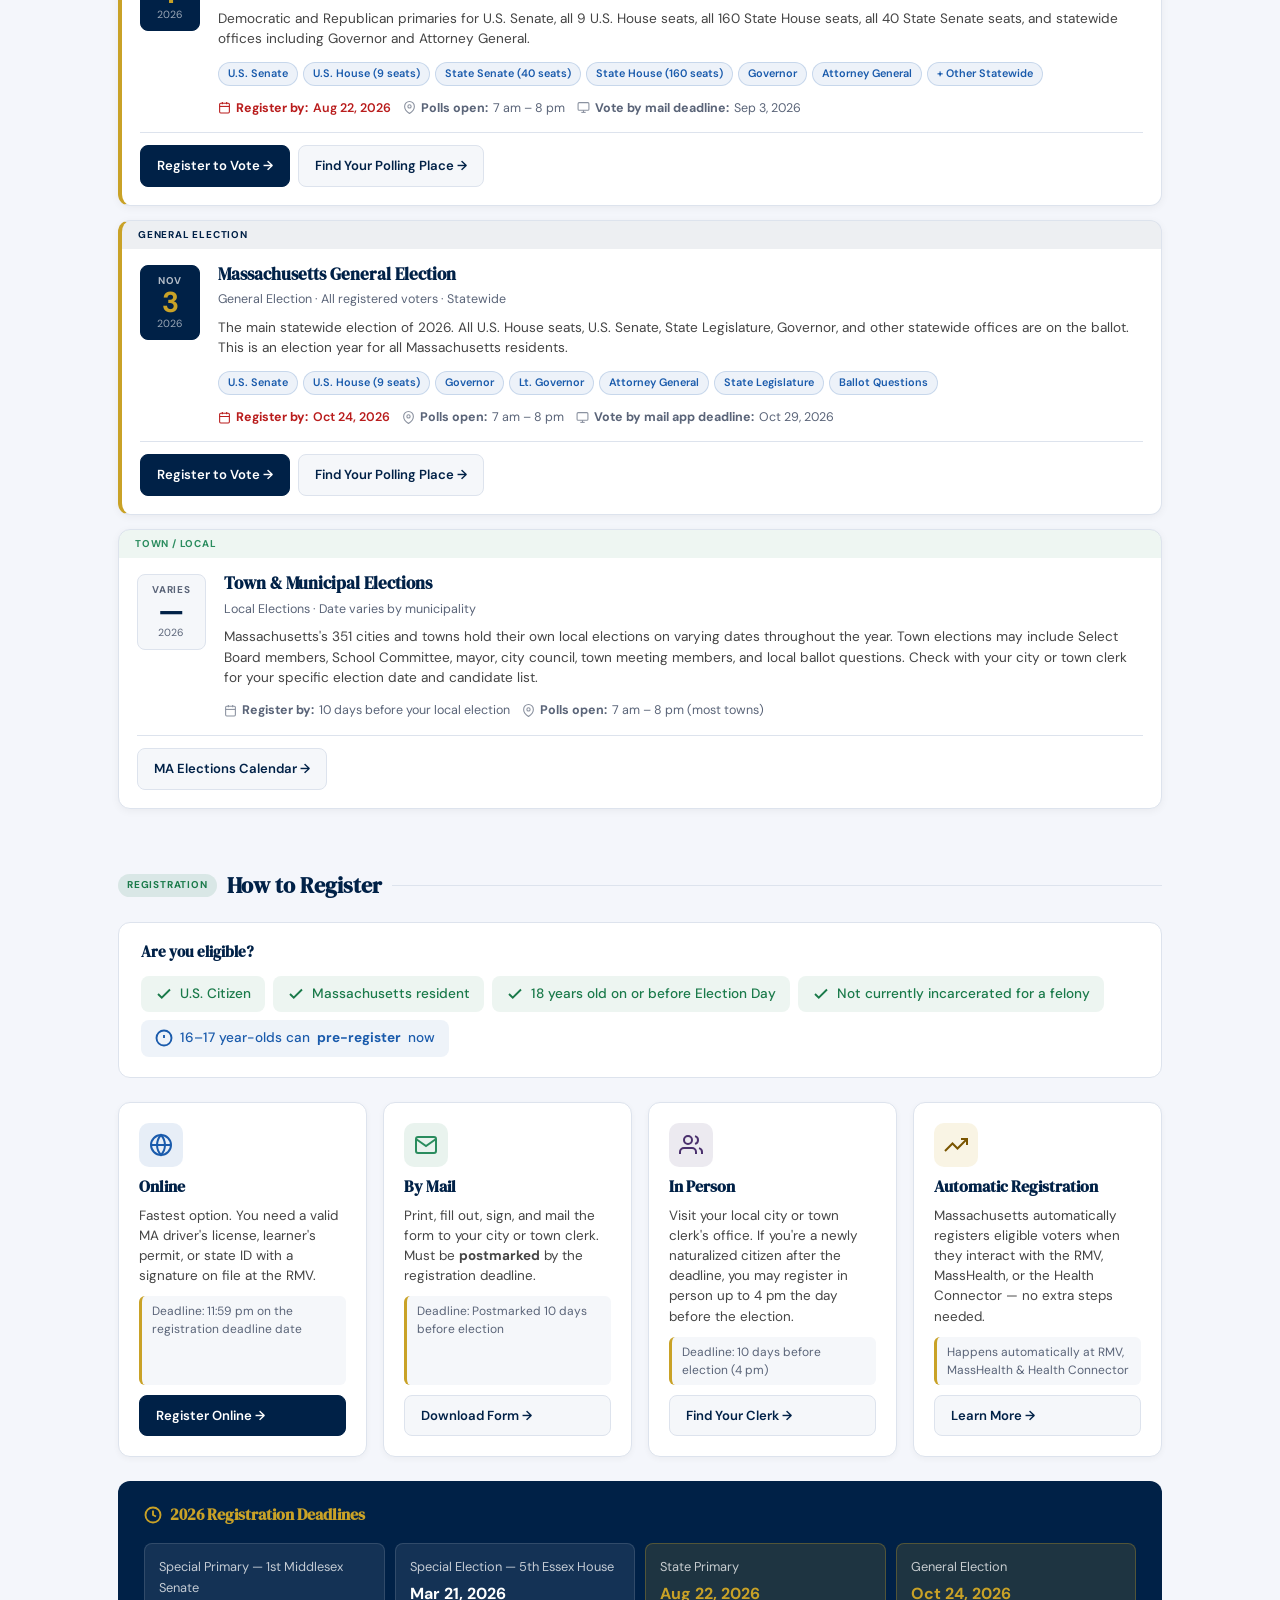
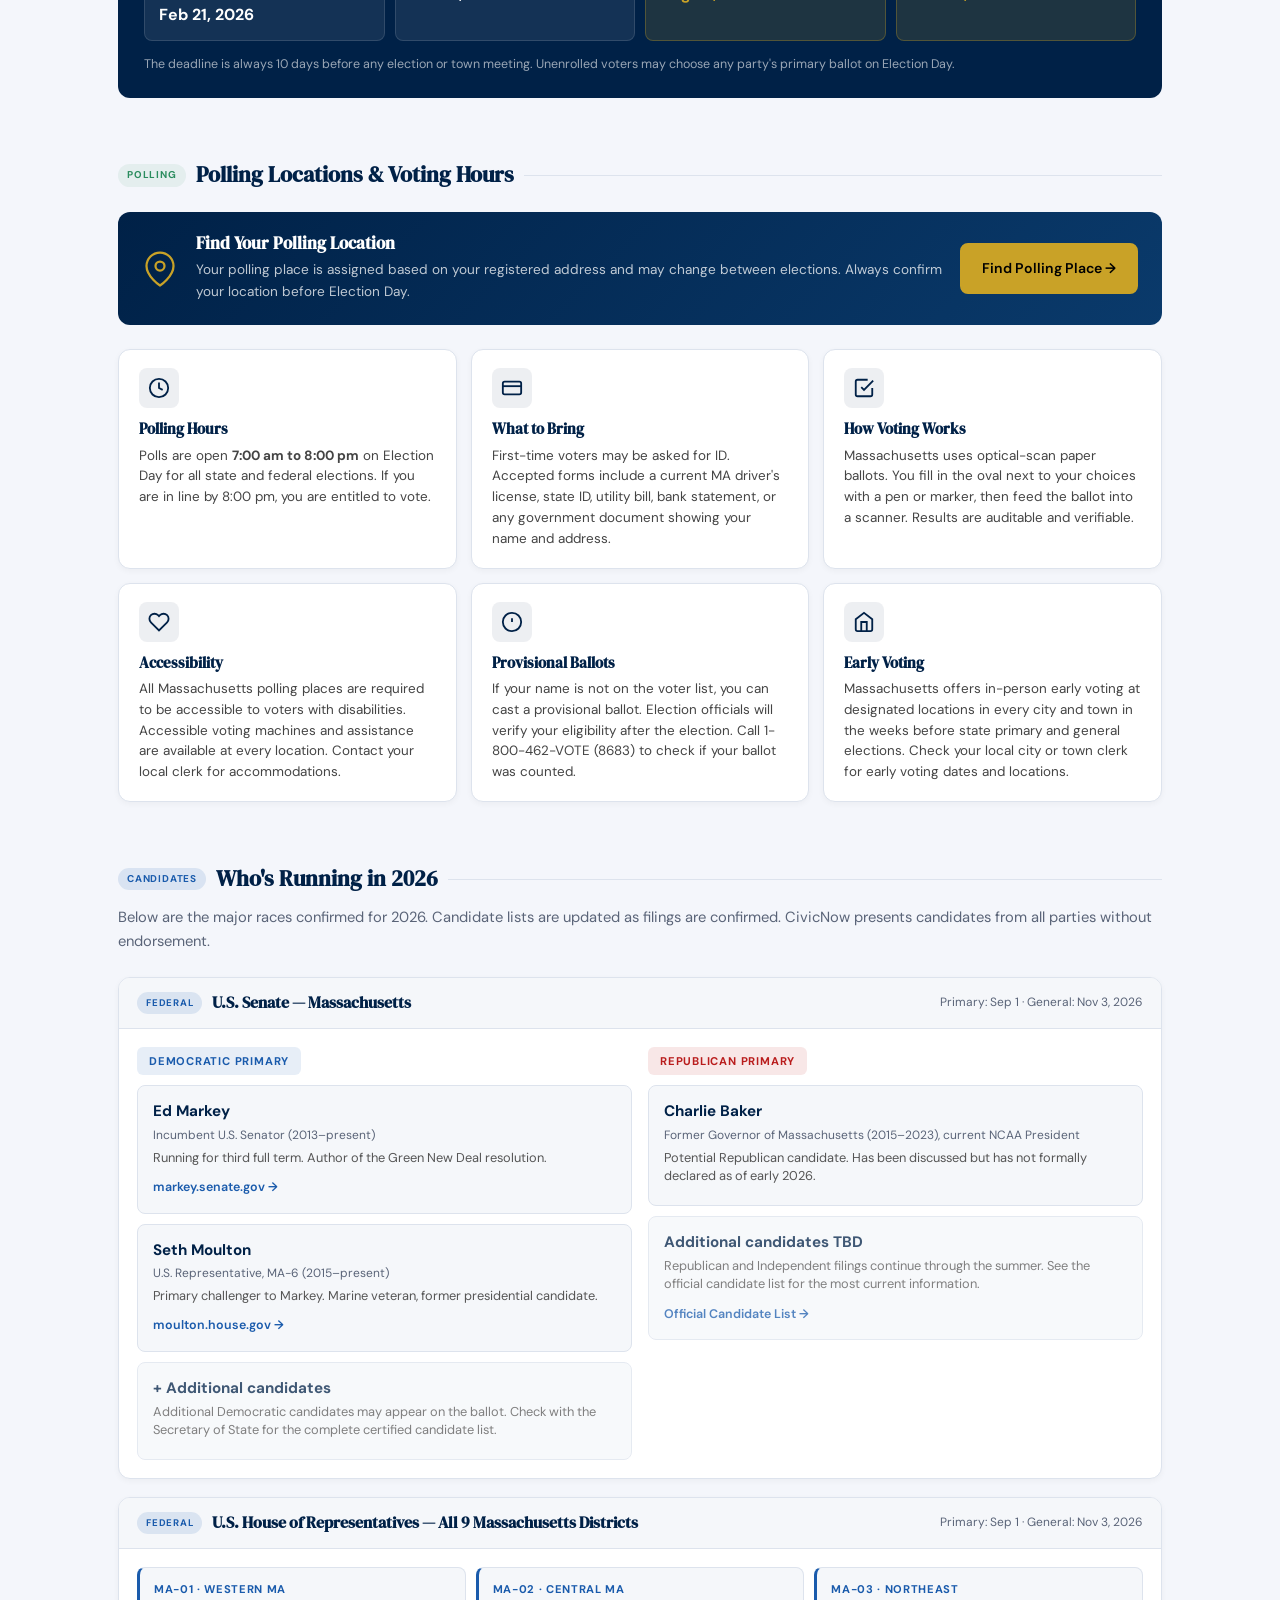
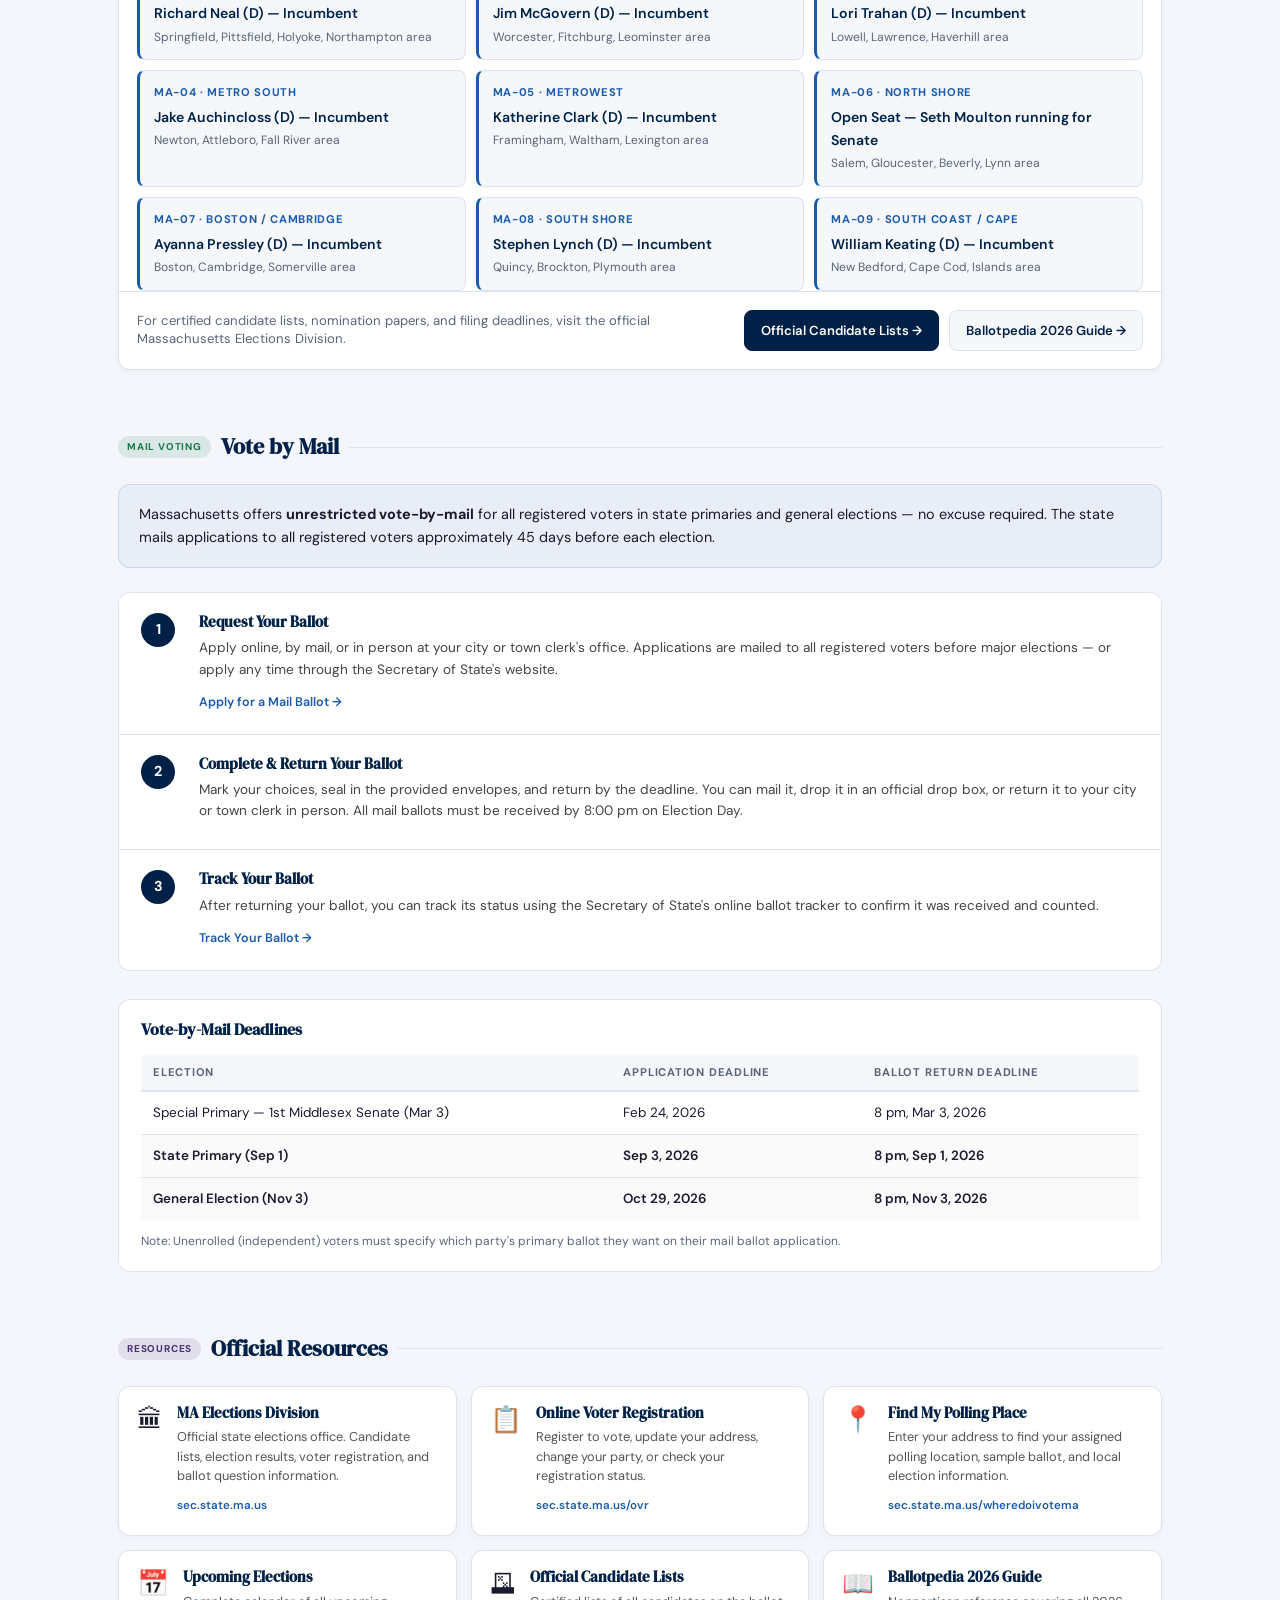
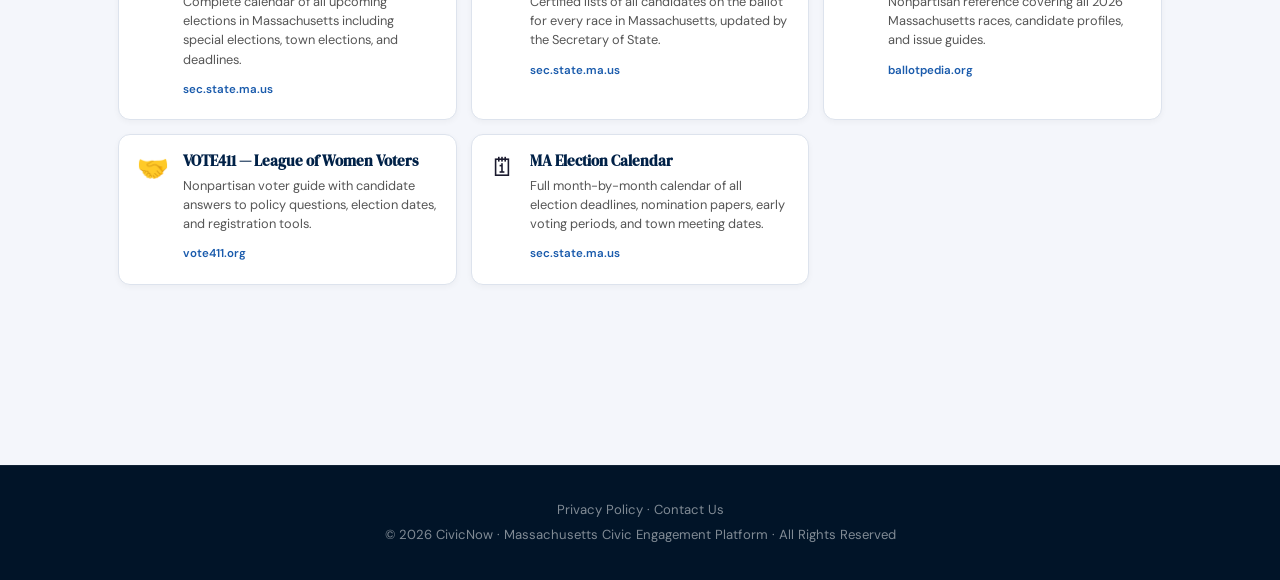
<file: VoterInfo.html>
<!DOCTYPE html>
<html lang="en">
<head>
  <meta charset="UTF-8" />
  <meta name="viewport" content="width=device-width, initial-scale=1.0" />
  <title>CivicNow | Voter Info</title>
  <link rel="preconnect" href="https://fonts.googleapis.com" />
  <link rel="preconnect" href="https://fonts.gstatic.com" crossorigin />
  <link href="https://fonts.googleapis.com/css2?family=DM+Sans:wght@400;500;600;700&family=DM+Serif+Display&display=swap" rel="stylesheet" />
  <link rel="icon" type="image/x-icon" href="favicon.ico" />
  <link rel="icon" type="image/png" sizes="32x32" href="favicon-32.png" />
  <link rel="icon" type="image/png" sizes="16x16" href="favicon-16.png" />
  <link rel="apple-touch-icon" sizes="64x64" href="favicon-64.png" />
  <link rel="stylesheet" href="style.css" />
  <link rel="stylesheet" href="VoterInfo.css" />
</head>
<body>

<!-- HEADER -->

<header>

<div class="header-container">

<a href="index.html"><div class="logo"><img src="CivicNow_logo.png" alt="CivicNow" class="logo-img" /></div>
</a>

<!--Navigation-->
<nav class="main-nav">

<a href="FindReps.html">
<div class="nav-box">Find Representatives</div>
</a>

<a href="VoterInfo.html" class="active">
<div class="nav-box">Voter Information</div>
</a>

<a href="About.html">
<div class="nav-box">About</div>
</a>

<a href="FAQs.html">
<div class="nav-box">FAQs</div>
</a>
</nav>

</div>

</header>

<!-- NEUTRALITY BANNER -->
<div class="neutrality">
  <svg width="13" height="13" fill="none" stroke="currentColor" stroke-width="2" viewBox="0 0 24 24">
    <path d="M12 22s8-4 8-10V5l-8-3-8 3v7c0 6 8 10 8 10z"/>
  </svg>
  <span class="typewriter" data-text="CivicNow does not endorse, support, or oppose any candidate or political party."></span>
</div>

<!-- HERO -->
<section class="vi-hero">
  <div class="vi-hero-inner">
    <div class="vi-hero-text">
      <h1><span class="typewriter" data-text="Massachusetts Voter Information"></span></h1>
      <p>Every election. Every deadline. Everything you need to make your voice heard in 2026.</p>
      <div class="vi-hero-actions">
        <a href="https://www.sec.state.ma.us/ovr/" target="_blank" rel="noopener" class="vi-btn vi-btn-primary">
          <svg width="16" height="16" viewBox="0 0 24 24" fill="none" stroke="currentColor" stroke-width="2.5"><path d="M20 21v-2a4 4 0 00-4-4H8a4 4 0 00-4 4v2"/><circle cx="12" cy="7" r="4"/></svg>
          Register to Vote
        </a>
        <a href="https://www.sec.state.ma.us/wheredoivotema/" target="_blank" rel="noopener" class="vi-btn vi-btn-secondary">
          <svg width="16" height="16" viewBox="0 0 24 24" fill="none" stroke="currentColor" stroke-width="2.5"><path d="M21 10c0 7-9 13-9 13s-9-6-9-13a9 9 0 0118 0z"/><circle cx="12" cy="10" r="3"/></svg>
          Find Your Polling Place
        </a>
        <a href="https://www.sec.state.ma.us/VoterRegistrationSearch/MyVoterRegStatus.aspx" target="_blank" rel="noopener" class="vi-btn vi-btn-outline">
          <svg width="16" height="16" viewBox="0 0 24 24" fill="none" stroke="currentColor" stroke-width="2.5"><polyline points="9 11 12 14 22 4"/><path d="M21 12v7a2 2 0 01-2 2H5a2 2 0 01-2-2V5a2 2 0 012-2h11"/></svg>
          Check Registration Status
        </a>
      </div>
    </div>
    <div class="vi-hero-stat-row">
      <div class="vi-stat">
        <div class="vi-stat-date">Sep 1</div>
        <div class="vi-stat-label">State Primary 2026</div>
      </div>
      <div class="vi-stat-divider"></div>
      <div class="vi-stat">
        <div class="vi-stat-date">Nov 3</div>
        <div class="vi-stat-label">General Election 2026</div>
      </div>
      <div class="vi-stat-divider"></div>
      <div class="vi-stat">
        <div class="vi-stat-date">10 days</div>
        <div class="vi-stat-label">Before any election to register</div>
      </div>
    </div>
  </div>
</section>

<main class="container">

  <!-- QUICK NAV -->
  <nav class="vi-quicknav reveal" aria-label="Jump to section">
    <a href="#my-election">🔍 My Election</a>
    <a href="#calendar">📅 Election Calendar</a>
    <a href="#register">📋 How to Register</a>
    <a href="#polling">📍 Polling & Voting</a>
    <a href="#candidates">🗳 Candidates</a>
    <a href="#votebymail">✉ Vote by Mail</a>
    <a href="#resources">🔗 Resources</a>
  </nav>

  <!-- ══════════════════════════════════════
       MY ELECTION LOOKUP (elections.json)
  ══════════════════════════════════════ -->
  <section id="my-election" class="vi-section reveal">
    <div class="vi-section-header">
      <span class="vi-badge vi-badge-primary">Personalized</span>
      <h2>My Election Info</h2>
      <div class="vi-divider"></div>
    </div>
    <p class="vi-section-intro">Enter your city, ZIP code, or street address to see your next election date, who&rsquo;s on the ballot, your polling location, and registration deadlines.</p>

    <div class="vi-lookup-bar">
      <div class="vi-lookup-input-wrap">
        <svg width="17" height="17" viewBox="0 0 24 24" fill="none" stroke="currentColor" stroke-width="2"><path d="M21 10c0 7-9 13-9 13s-9-6-9-13a9 9 0 0118 0z"/><circle cx="12" cy="10" r="3"/></svg>
        <input type="text" id="electionLookupInput" class="vi-lookup-input" placeholder="Waltham &middot; Quincy &middot; Needham &middot; Sharon &middot; ZIP &middot; Address" autocomplete="off" />
      </div>
      <button class="vi-lookup-btn" id="electionLookupBtn" onclick="runElectionLookup()">
        <svg width="15" height="15" viewBox="0 0 24 24" fill="none" stroke="currentColor" stroke-width="2.5"><circle cx="11" cy="11" r="8"/><line x1="21" y1="21" x2="16.65" y2="16.65"/></svg>
        Look Up My Election
      </button>
    </div>
    <p class="vi-lookup-hint">Covering Waltham, Quincy, Needham, and Sharon. Try &ldquo;02067&rdquo;, &ldquo;Sharon&rdquo;, or &ldquo;90 South Main St, Sharon&rdquo;.</p>
    <p class="vi-lookup-error" id="electionLookupError">Please enter a valid Massachusetts city, ZIP code, or address.</p>

    <div class="vi-lookup-spinner" id="electionLookupSpinner"></div>

    <div class="vi-lookup-nomatch" id="electionLookupNoMatch">
      <strong>No election data found</strong>
      We currently cover Waltham, Quincy, Needham, and Sharon. More cities coming soon!<br>
      <a href="https://www.sec.state.ma.us/divisions/elections/recent-updates/upcoming-elections.htm" target="_blank" rel="noopener" class="vi-rc-link" style="margin-top:12px;">View statewide election info &#8594;</a>
    </div>

    <div class="vi-lookup-results" id="electionLookupResults"></div>
  </section>

  <!-- ══════════════════════
       ELECTION CALENDAR
  ══════════════════════ -->
  <section id="calendar" class="vi-section reveal">

    <div class="vi-section-header">
      <span class="vi-badge vi-badge-primary">2026</span>
      <h2>Election Calendar</h2>
      <div class="vi-divider"></div>
    </div>

    <!-- Filter chips -->
    <div class="vi-filter-row">
      <button class="vi-filter-chip vi-chip-active" data-filter="all" onclick="filterElections(this)">All Elections</button>
      <button class="vi-filter-chip" data-filter="special" onclick="filterElections(this)">Special Elections</button>
      <button class="vi-filter-chip" data-filter="primary" onclick="filterElections(this)">Primary</button>
      <button class="vi-filter-chip" data-filter="general" onclick="filterElections(this)">General</button>
      <button class="vi-filter-chip" data-filter="local" onclick="filterElections(this)">Town / Local</button>
    </div>

    <div class="vi-election-list" id="electionList">

      <!-- Special Election — 1st Middlesex Senate -->
      <div class="vi-election-card reveal" data-type="special">
        <div class="vi-election-badge vi-badge-special">Special Election</div>
        <div class="vi-election-body">
          <div class="vi-election-main">
            <div class="vi-election-date-block">
              <div class="vi-date-month">MAR</div>
              <div class="vi-date-day">3</div>
              <div class="vi-date-year">2026</div>
            </div>
            <div class="vi-election-info">
              <h3>State Senate — 1st Middlesex District</h3>
              <p class="vi-election-meta">Special Election · Middlesex County</p>
              <p class="vi-election-desc">Fill the seat vacated in the 1st Middlesex Senate District. Covers communities including Billerica, Lowell, and Tyngsborough.</p>
              <div class="vi-deadline-row">
                <div class="vi-deadline">
                  <svg width="13" height="13" viewBox="0 0 24 24" fill="none" stroke="currentColor" stroke-width="2"><rect x="3" y="4" width="18" height="18" rx="2"/><line x1="16" y1="2" x2="16" y2="6"/><line x1="8" y1="2" x2="8" y2="6"/><line x1="3" y1="10" x2="21" y2="10"/></svg>
                  <strong>Register by:</strong> Feb 21, 2026
                </div>
                <div class="vi-deadline">
                  <svg width="13" height="13" viewBox="0 0 24 24" fill="none" stroke="currentColor" stroke-width="2"><path d="M21 10c0 7-9 13-9 13s-9-6-9-13a9 9 0 0118 0z"/><circle cx="12" cy="10" r="3"/></svg>
                  <strong>Polls open:</strong> 7 am – 8 pm
                </div>
              </div>
            </div>
          </div>
          <div class="vi-election-actions">
            <a href="https://www.sec.state.ma.us/divisions/elections/recent-updates/upcoming-elections.htm" target="_blank" rel="noopener" class="vi-action-btn">Election Details →</a>
          </div>
        </div>
      </div>

      <!-- Special Election — 5th Essex House -->
      <div class="vi-election-card reveal" data-type="special">
        <div class="vi-election-badge vi-badge-special">Special Election</div>
        <div class="vi-election-body">
          <div class="vi-election-main">
            <div class="vi-election-date-block">
              <div class="vi-date-month">APR</div>
              <div class="vi-date-day">1</div>
              <div class="vi-date-year">2026</div>
            </div>
            <div class="vi-election-info">
              <h3>State House — 5th Essex District</h3>
              <p class="vi-election-meta">Special Election · Essex County</p>
              <p class="vi-election-desc">Fill the vacant seat in the 5th Essex Representative District, covering communities on the North Shore.</p>
              <div class="vi-deadline-row">
                <div class="vi-deadline">
                  <svg width="13" height="13" viewBox="0 0 24 24" fill="none" stroke="currentColor" stroke-width="2"><rect x="3" y="4" width="18" height="18" rx="2"/><line x1="16" y1="2" x2="16" y2="6"/><line x1="8" y1="2" x2="8" y2="6"/><line x1="3" y1="10" x2="21" y2="10"/></svg>
                  <strong>Register by:</strong> Mar 21, 2026
                </div>
                <div class="vi-deadline">
                  <svg width="13" height="13" viewBox="0 0 24 24" fill="none" stroke="currentColor" stroke-width="2"><path d="M21 10c0 7-9 13-9 13s-9-6-9-13a9 9 0 0118 0z"/><circle cx="12" cy="10" r="3"/></svg>
                  <strong>Polls open:</strong> 7 am – 8 pm
                </div>
              </div>
            </div>
          </div>
          <div class="vi-election-actions">
            <a href="https://www.sec.state.ma.us/divisions/elections/recent-updates/upcoming-elections.htm" target="_blank" rel="noopener" class="vi-action-btn">Election Details →</a>
          </div>
        </div>
      </div>

      <!-- State Primary -->
      <div class="vi-election-card vi-election-card--featured reveal" data-type="primary">
        <div class="vi-election-badge vi-badge-primary">State Primary</div>
        <div class="vi-election-body">
          <div class="vi-election-main">
            <div class="vi-election-date-block vi-date-featured">
              <div class="vi-date-month">SEP</div>
              <div class="vi-date-day">1</div>
              <div class="vi-date-year">2026</div>
            </div>
            <div class="vi-election-info">
              <h3>Massachusetts State Primary</h3>
              <p class="vi-election-meta">Primary Election · All registered voters · Statewide</p>
              <p class="vi-election-desc">Democratic and Republican primaries for U.S. Senate, all 9 U.S. House seats, all 160 State House seats, all 40 State Senate seats, and statewide offices including Governor and Attorney General.</p>
              <div class="vi-offices-on-ballot">
                <span class="vi-office-chip">U.S. Senate</span>
                <span class="vi-office-chip">U.S. House (9 seats)</span>
                <span class="vi-office-chip">State Senate (40 seats)</span>
                <span class="vi-office-chip">State House (160 seats)</span>
                <span class="vi-office-chip">Governor</span>
                <span class="vi-office-chip">Attorney General</span>
                <span class="vi-office-chip">+ Other Statewide</span>
              </div>
              <div class="vi-deadline-row">
                <div class="vi-deadline vi-deadline--urgent">
                  <svg width="13" height="13" viewBox="0 0 24 24" fill="none" stroke="currentColor" stroke-width="2"><rect x="3" y="4" width="18" height="18" rx="2"/><line x1="16" y1="2" x2="16" y2="6"/><line x1="8" y1="2" x2="8" y2="6"/><line x1="3" y1="10" x2="21" y2="10"/></svg>
                  <strong>Register by:</strong> Aug 22, 2026
                </div>
                <div class="vi-deadline">
                  <svg width="13" height="13" viewBox="0 0 24 24" fill="none" stroke="currentColor" stroke-width="2"><path d="M21 10c0 7-9 13-9 13s-9-6-9-13a9 9 0 0118 0z"/><circle cx="12" cy="10" r="3"/></svg>
                  <strong>Polls open:</strong> 7 am – 8 pm
                </div>
                <div class="vi-deadline">
                  <svg width="13" height="13" viewBox="0 0 24 24" fill="none" stroke="currentColor" stroke-width="2"><rect x="2" y="3" width="20" height="14" rx="2"/><line x1="8" y1="21" x2="16" y2="21"/><line x1="12" y1="17" x2="12" y2="21"/></svg>
                  <strong>Vote by mail deadline:</strong> Sep 3, 2026
                </div>
              </div>
            </div>
          </div>
          <div class="vi-election-actions">
            <a href="https://www.sec.state.ma.us/ovr/" target="_blank" rel="noopener" class="vi-action-btn vi-action-btn--primary">Register to Vote →</a>
            <a href="https://www.sec.state.ma.us/wheredoivotema/" target="_blank" rel="noopener" class="vi-action-btn">Find Your Polling Place →</a>
          </div>
        </div>
      </div>

      <!-- General Election -->
      <div class="vi-election-card vi-election-card--featured reveal" data-type="general">
        <div class="vi-election-badge vi-badge-general">General Election</div>
        <div class="vi-election-body">
          <div class="vi-election-main">
            <div class="vi-election-date-block vi-date-featured">
              <div class="vi-date-month">NOV</div>
              <div class="vi-date-day">3</div>
              <div class="vi-date-year">2026</div>
            </div>
            <div class="vi-election-info">
              <h3>Massachusetts General Election</h3>
              <p class="vi-election-meta">General Election · All registered voters · Statewide</p>
              <p class="vi-election-desc">The main statewide election of 2026. All U.S. House seats, U.S. Senate, State Legislature, Governor, and other statewide offices are on the ballot. This is an election year for all Massachusetts residents.</p>
              <div class="vi-offices-on-ballot">
                <span class="vi-office-chip">U.S. Senate</span>
                <span class="vi-office-chip">U.S. House (9 seats)</span>
                <span class="vi-office-chip">Governor</span>
                <span class="vi-office-chip">Lt. Governor</span>
                <span class="vi-office-chip">Attorney General</span>
                <span class="vi-office-chip">State Legislature</span>
                <span class="vi-office-chip">Ballot Questions</span>
              </div>
              <div class="vi-deadline-row">
                <div class="vi-deadline vi-deadline--urgent">
                  <svg width="13" height="13" viewBox="0 0 24 24" fill="none" stroke="currentColor" stroke-width="2"><rect x="3" y="4" width="18" height="18" rx="2"/><line x1="16" y1="2" x2="16" y2="6"/><line x1="8" y1="2" x2="8" y2="6"/><line x1="3" y1="10" x2="21" y2="10"/></svg>
                  <strong>Register by:</strong> Oct 24, 2026
                </div>
                <div class="vi-deadline">
                  <svg width="13" height="13" viewBox="0 0 24 24" fill="none" stroke="currentColor" stroke-width="2"><path d="M21 10c0 7-9 13-9 13s-9-6-9-13a9 9 0 0118 0z"/><circle cx="12" cy="10" r="3"/></svg>
                  <strong>Polls open:</strong> 7 am – 8 pm
                </div>
                <div class="vi-deadline">
                  <svg width="13" height="13" viewBox="0 0 24 24" fill="none" stroke="currentColor" stroke-width="2"><rect x="2" y="3" width="20" height="14" rx="2"/><line x1="8" y1="21" x2="16" y2="21"/><line x1="12" y1="17" x2="12" y2="21"/></svg>
                  <strong>Vote by mail app deadline:</strong> Oct 29, 2026
                </div>
              </div>
            </div>
          </div>
          <div class="vi-election-actions">
            <a href="https://www.sec.state.ma.us/ovr/" target="_blank" rel="noopener" class="vi-action-btn vi-action-btn--primary">Register to Vote →</a>
            <a href="https://www.sec.state.ma.us/wheredoivotema/" target="_blank" rel="noopener" class="vi-action-btn">Find Your Polling Place →</a>
          </div>
        </div>
      </div>

      <!-- Town Elections note -->
      <div class="vi-election-card reveal" data-type="local">
        <div class="vi-election-badge vi-badge-local">Town / Local</div>
        <div class="vi-election-body">
          <div class="vi-election-main">
            <div class="vi-election-date-block">
              <div class="vi-date-month">VARIES</div>
              <div class="vi-date-day">—</div>
              <div class="vi-date-year">2026</div>
            </div>
            <div class="vi-election-info">
              <h3>Town &amp; Municipal Elections</h3>
              <p class="vi-election-meta">Local Elections · Date varies by municipality</p>
              <p class="vi-election-desc">Massachusetts's 351 cities and towns hold their own local elections on varying dates throughout the year. Town elections may include Select Board members, School Committee, mayor, city council, town meeting members, and local ballot questions. Check with your city or town clerk for your specific election date and candidate list.</p>
              <div class="vi-deadline-row">
                <div class="vi-deadline">
                  <svg width="13" height="13" viewBox="0 0 24 24" fill="none" stroke="currentColor" stroke-width="2"><rect x="3" y="4" width="18" height="18" rx="2"/><line x1="16" y1="2" x2="16" y2="6"/><line x1="8" y1="2" x2="8" y2="6"/><line x1="3" y1="10" x2="21" y2="10"/></svg>
                  <strong>Register by:</strong> 10 days before your local election
                </div>
                <div class="vi-deadline">
                  <svg width="13" height="13" viewBox="0 0 24 24" fill="none" stroke="currentColor" stroke-width="2"><path d="M21 10c0 7-9 13-9 13s-9-6-9-13a9 9 0 0118 0z"/><circle cx="12" cy="10" r="3"/></svg>
                  <strong>Polls open:</strong> 7 am – 8 pm (most towns)
                </div>
              </div>
            </div>
          </div>
          <div class="vi-election-actions">
            <a href="https://www.sec.state.ma.us/CalendarWeb/Pages/MonthWeekCalendar.aspx" target="_blank" rel="noopener" class="vi-action-btn">MA Elections Calendar →</a>
          </div>
        </div>
      </div>

    </div>
  </section>

  <!-- ══════════════════════
       HOW TO REGISTER
  ══════════════════════ -->
  <section id="register" class="vi-section reveal">

    <div class="vi-section-header">
      <span class="vi-badge vi-badge-green">Registration</span>
      <h2>How to Register</h2>
      <div class="vi-divider"></div>
    </div>

    <div class="vi-reg-eligibility reveal">
      <h3>Are you eligible?</h3>
      <div class="vi-eligibility-grid">
        <div class="vi-eligibility-item vi-eligible">
          <svg width="18" height="18" viewBox="0 0 24 24" fill="none" stroke="currentColor" stroke-width="2.5"><polyline points="20 6 9 17 4 12"/></svg>
          U.S. Citizen
        </div>
        <div class="vi-eligibility-item vi-eligible">
          <svg width="18" height="18" viewBox="0 0 24 24" fill="none" stroke="currentColor" stroke-width="2.5"><polyline points="20 6 9 17 4 12"/></svg>
          Massachusetts resident
        </div>
        <div class="vi-eligibility-item vi-eligible">
          <svg width="18" height="18" viewBox="0 0 24 24" fill="none" stroke="currentColor" stroke-width="2.5"><polyline points="20 6 9 17 4 12"/></svg>
          18 years old on or before Election Day
        </div>
        <div class="vi-eligibility-item vi-eligible">
          <svg width="18" height="18" viewBox="0 0 24 24" fill="none" stroke="currentColor" stroke-width="2.5"><polyline points="20 6 9 17 4 12"/></svg>
          Not currently incarcerated for a felony
        </div>
        <div class="vi-eligibility-item vi-preregister">
          <svg width="18" height="18" viewBox="0 0 24 24" fill="none" stroke="currentColor" stroke-width="2.5"><circle cx="12" cy="12" r="10"/><line x1="12" y1="8" x2="12" y2="12"/><line x1="12" y1="16" x2="12.01" y2="16"/></svg>
          16–17 year-olds can <strong>pre-register</strong> now
        </div>
      </div>
    </div>

    <div class="vi-reg-methods reveal">
      <div class="vi-reg-card">
        <div class="vi-reg-icon vi-icon-online">
          <svg width="24" height="24" viewBox="0 0 24 24" fill="none" stroke="currentColor" stroke-width="2"><circle cx="12" cy="12" r="10"/><line x1="2" y1="12" x2="22" y2="12"/><path d="M12 2a15.3 15.3 0 014 10 15.3 15.3 0 01-4 10 15.3 15.3 0 01-4-10 15.3 15.3 0 014-10z"/></svg>
        </div>
        <h3>Online</h3>
        <p>Fastest option. You need a valid MA driver's license, learner's permit, or state ID with a signature on file at the RMV.</p>
        <p class="vi-reg-deadline">Deadline: 11:59 pm on the registration deadline date</p>
        <a href="https://www.sec.state.ma.us/ovr/" target="_blank" rel="noopener" class="vi-action-btn vi-action-btn--primary">Register Online →</a>
      </div>

      <div class="vi-reg-card">
        <div class="vi-reg-icon vi-icon-mail">
          <svg width="24" height="24" viewBox="0 0 24 24" fill="none" stroke="currentColor" stroke-width="2"><path d="M4 4h16c1.1 0 2 .9 2 2v12a2 2 0 01-2 2H4a2 2 0 01-2-2V6c0-1.1.9-2 2-2z"/><polyline points="22,6 12,13 2,6"/></svg>
        </div>
        <h3>By Mail</h3>
        <p>Print, fill out, sign, and mail the form to your city or town clerk. Must be <strong>postmarked</strong> by the registration deadline.</p>
        <p class="vi-reg-deadline">Deadline: Postmarked 10 days before election</p>
        <a href="https://www.sec.state.ma.us/divisions/elections/voter-resources/registering-to-vote.htm" target="_blank" rel="noopener" class="vi-action-btn">Download Form →</a>
      </div>

      <div class="vi-reg-card">
        <div class="vi-reg-icon vi-icon-person">
          <svg width="24" height="24" viewBox="0 0 24 24" fill="none" stroke="currentColor" stroke-width="2"><path d="M17 21v-2a4 4 0 00-4-4H5a4 4 0 00-4 4v2"/><circle cx="9" cy="7" r="4"/><path d="M23 21v-2a4 4 0 00-3-3.87M16 3.13a4 4 0 010 7.75"/></svg>
        </div>
        <h3>In Person</h3>
        <p>Visit your local city or town clerk's office. If you're a newly naturalized citizen after the deadline, you may register in person up to 4 pm the day before the election.</p>
        <p class="vi-reg-deadline">Deadline: 10 days before election (4 pm)</p>
        <a href="https://www.sec.state.ma.us/divisions/elections/voter-resources/registering-to-vote.htm" target="_blank" rel="noopener" class="vi-action-btn">Find Your Clerk →</a>
      </div>

      <div class="vi-reg-card">
        <div class="vi-reg-icon vi-icon-auto">
          <svg width="24" height="24" viewBox="0 0 24 24" fill="none" stroke="currentColor" stroke-width="2"><polyline points="23 6 13.5 15.5 8.5 10.5 1 18"/><polyline points="17 6 23 6 23 12"/></svg>
        </div>
        <h3>Automatic Registration</h3>
        <p>Massachusetts automatically registers eligible voters when they interact with the RMV, MassHealth, or the Health Connector — no extra steps needed.</p>
        <p class="vi-reg-deadline">Happens automatically at RMV, MassHealth &amp; Health Connector</p>
        <a href="https://www.mass.gov/info-details/automatic-voter-registration" target="_blank" rel="noopener" class="vi-action-btn">Learn More →</a>
      </div>
    </div>

    <!-- Key deadlines callout -->
    <div class="vi-deadlines-box reveal">
      <h3>
        <svg width="18" height="18" viewBox="0 0 24 24" fill="none" stroke="currentColor" stroke-width="2.5"><circle cx="12" cy="12" r="10"/><polyline points="12 6 12 12 16 14"/></svg>
        2026 Registration Deadlines
      </h3>
      <div class="vi-deadlines-grid">
        <div class="vi-deadline-item">
          <div class="vi-dl-event">Special Primary — 1st Middlesex Senate</div>
          <div class="vi-dl-date">Feb 21, 2026</div>
        </div>
        <div class="vi-deadline-item">
          <div class="vi-dl-event">Special Election — 5th Essex House</div>
          <div class="vi-dl-date">Mar 21, 2026</div>
        </div>
        <div class="vi-deadline-item vi-dl-highlight">
          <div class="vi-dl-event">State Primary</div>
          <div class="vi-dl-date">Aug 22, 2026</div>
        </div>
        <div class="vi-deadline-item vi-dl-highlight">
          <div class="vi-dl-event">General Election</div>
          <div class="vi-dl-date">Oct 24, 2026</div>
        </div>
      </div>
      <p class="vi-deadlines-note">The deadline is always 10 days before any election or town meeting. Unenrolled voters may choose any party's primary ballot on Election Day.</p>
    </div>

  </section>

  <!-- ══════════════════════
       POLLING & VOTING
  ══════════════════════ -->
  <section id="polling" class="vi-section reveal">

    <div class="vi-section-header">
      <span class="vi-badge vi-badge-local">Polling</span>
      <h2>Polling Locations &amp; Voting Hours</h2>
      <div class="vi-divider"></div>
    </div>

    <div class="vi-polling-lookup reveal">
      <div class="vi-polling-lookup-inner">
        <svg width="36" height="36" viewBox="0 0 24 24" fill="none" stroke="#C9A227" stroke-width="1.5">
          <path d="M21 10c0 7-9 13-9 13s-9-6-9-13a9 9 0 0118 0z"/><circle cx="12" cy="10" r="3"/>
        </svg>
        <div>
          <h3>Find Your Polling Location</h3>
          <p>Your polling place is assigned based on your registered address and may change between elections. Always confirm your location before Election Day.</p>
        </div>
        <a href="https://www.sec.state.ma.us/wheredoivotema/" target="_blank" rel="noopener" class="vi-btn vi-btn-primary">Find Polling Place →</a>
      </div>
    </div>

    <div class="vi-info-cards reveal">
      <div class="vi-info-card">
        <div class="vi-info-card-icon">
          <svg width="22" height="22" viewBox="0 0 24 24" fill="none" stroke="currentColor" stroke-width="2"><circle cx="12" cy="12" r="10"/><polyline points="12 6 12 12 16 14"/></svg>
        </div>
        <h3>Polling Hours</h3>
        <p>Polls are open <strong>7:00 am to 8:00 pm</strong> on Election Day for all state and federal elections. If you are in line by 8:00 pm, you are entitled to vote.</p>
      </div>
      <div class="vi-info-card">
        <div class="vi-info-card-icon">
          <svg width="22" height="22" viewBox="0 0 24 24" fill="none" stroke="currentColor" stroke-width="2"><rect x="2" y="5" width="20" height="14" rx="2"/><path d="M2 10h20"/></svg>
        </div>
        <h3>What to Bring</h3>
        <p>First-time voters may be asked for ID. Accepted forms include a current MA driver's license, state ID, utility bill, bank statement, or any government document showing your name and address.</p>
      </div>
      <div class="vi-info-card">
        <div class="vi-info-card-icon">
          <svg width="22" height="22" viewBox="0 0 24 24" fill="none" stroke="currentColor" stroke-width="2"><path d="M9 11l3 3L22 4"/><path d="M21 12v7a2 2 0 01-2 2H5a2 2 0 01-2-2V5a2 2 0 012-2h11"/></svg>
        </div>
        <h3>How Voting Works</h3>
        <p>Massachusetts uses optical-scan paper ballots. You fill in the oval next to your choices with a pen or marker, then feed the ballot into a scanner. Results are auditable and verifiable.</p>
      </div>
      <div class="vi-info-card">
        <div class="vi-info-card-icon">
          <svg width="22" height="22" viewBox="0 0 24 24" fill="none" stroke="currentColor" stroke-width="2"><path d="M20.84 4.61a5.5 5.5 0 00-7.78 0L12 5.67l-1.06-1.06a5.5 5.5 0 00-7.78 7.78l1.06 1.06L12 21.23l7.78-7.78 1.06-1.06a5.5 5.5 0 000-7.78z"/></svg>
        </div>
        <h3>Accessibility</h3>
        <p>All Massachusetts polling places are required to be accessible to voters with disabilities. Accessible voting machines and assistance are available at every location. Contact your local clerk for accommodations.</p>
      </div>
      <div class="vi-info-card">
        <div class="vi-info-card-icon">
          <svg width="22" height="22" viewBox="0 0 24 24" fill="none" stroke="currentColor" stroke-width="2"><circle cx="12" cy="12" r="10"/><line x1="12" y1="8" x2="12" y2="12"/><line x1="12" y1="16" x2="12.01" y2="16"/></svg>
        </div>
        <h3>Provisional Ballots</h3>
        <p>If your name is not on the voter list, you can cast a provisional ballot. Election officials will verify your eligibility after the election. Call 1-800-462-VOTE (8683) to check if your ballot was counted.</p>
      </div>
      <div class="vi-info-card">
        <div class="vi-info-card-icon">
          <svg width="22" height="22" viewBox="0 0 24 24" fill="none" stroke="currentColor" stroke-width="2"><path d="M3 9l9-7 9 7v11a2 2 0 01-2 2H5a2 2 0 01-2-2z"/><polyline points="9 22 9 12 15 12 15 22"/></svg>
        </div>
        <h3>Early Voting</h3>
        <p>Massachusetts offers in-person early voting at designated locations in every city and town in the weeks before state primary and general elections. Check your local city or town clerk for early voting dates and locations.</p>
      </div>
    </div>

  </section>

  <!-- ══════════════════════
       CANDIDATES
  ══════════════════════ -->
  <section id="candidates" class="vi-section reveal">

    <div class="vi-section-header">
      <span class="vi-badge vi-badge-federal">Candidates</span>
      <h2>Who's Running in 2026</h2>
      <div class="vi-divider"></div>
    </div>

    <p class="vi-section-intro">Below are the major races confirmed for 2026. Candidate lists are updated as filings are confirmed. CivicNow presents candidates from all parties without endorsement.</p>

    <!-- U.S. Senate Race -->
    <div class="vi-race-block reveal">
      <div class="vi-race-header">
        <span class="vi-race-badge vi-badge-federal">Federal</span>
        <h3>U.S. Senate — Massachusetts</h3>
        <span class="vi-race-date">Primary: Sep 1 · General: Nov 3, 2026</span>
      </div>
      <div class="vi-candidate-grid">

        <div class="vi-race-party-col">
          <div class="vi-party-label vi-party-dem">Democratic Primary</div>
          <div class="vi-candidate-card">
            <div class="vi-cand-name">Ed Markey</div>
            <div class="vi-cand-title">Incumbent U.S. Senator (2013–present)</div>
            <div class="vi-cand-note">Running for third full term. Author of the Green New Deal resolution.</div>
            <a href="https://www.markey.senate.gov" target="_blank" rel="noopener" class="vi-cand-link">markey.senate.gov →</a>
          </div>
          <div class="vi-candidate-card">
            <div class="vi-cand-name">Seth Moulton</div>
            <div class="vi-cand-title">U.S. Representative, MA-6 (2015–present)</div>
            <div class="vi-cand-note">Primary challenger to Markey. Marine veteran, former presidential candidate.</div>
            <a href="https://moulton.house.gov" target="_blank" rel="noopener" class="vi-cand-link">moulton.house.gov →</a>
          </div>
          <div class="vi-candidate-card vi-cand-other">
            <div class="vi-cand-name">+ Additional candidates</div>
            <div class="vi-cand-note">Additional Democratic candidates may appear on the ballot. Check with the Secretary of State for the complete certified candidate list.</div>
          </div>
        </div>

        <div class="vi-race-party-col">
          <div class="vi-party-label vi-party-rep">Republican Primary</div>
          <div class="vi-candidate-card">
            <div class="vi-cand-name">Charlie Baker</div>
            <div class="vi-cand-title">Former Governor of Massachusetts (2015–2023), current NCAA President</div>
            <div class="vi-cand-note">Potential Republican candidate. Has been discussed but has not formally declared as of early 2026.</div>
          </div>
          <div class="vi-candidate-card vi-cand-other">
            <div class="vi-cand-name">Additional candidates TBD</div>
            <div class="vi-cand-note">Republican and Independent filings continue through the summer. See the official candidate list for the most current information.</div>
            <a href="https://www.sec.state.ma.us/divisions/elections/elections-and-voting.htm#landing-section-banners-candidates" target="_blank" rel="noopener" class="vi-cand-link">Official Candidate List →</a>
          </div>
        </div>

      </div>
    </div>

    <!-- U.S. House Races -->
    <div class="vi-race-block reveal">
      <div class="vi-race-header">
        <span class="vi-race-badge vi-badge-federal">Federal</span>
        <h3>U.S. House of Representatives — All 9 Massachusetts Districts</h3>
        <span class="vi-race-date">Primary: Sep 1 · General: Nov 3, 2026</span>
      </div>

      <div class="vi-house-grid">
        <div class="vi-house-district">
          <div class="vi-district-label">MA-01 · Western MA</div>
          <div class="vi-district-incumbent">Richard Neal (D) — Incumbent</div>
          <div class="vi-district-area">Springfield, Pittsfield, Holyoke, Northampton area</div>
        </div>
        <div class="vi-house-district">
          <div class="vi-district-label">MA-02 · Central MA</div>
          <div class="vi-district-incumbent">Jim McGovern (D) — Incumbent</div>
          <div class="vi-district-area">Worcester, Fitchburg, Leominster area</div>
        </div>
        <div class="vi-house-district">
          <div class="vi-district-label">MA-03 · Northeast</div>
          <div class="vi-district-incumbent">Lori Trahan (D) — Incumbent</div>
          <div class="vi-district-area">Lowell, Lawrence, Haverhill area</div>
        </div>
        <div class="vi-house-district">
          <div class="vi-district-label">MA-04 · Metro South</div>
          <div class="vi-district-incumbent">Jake Auchincloss (D) — Incumbent</div>
          <div class="vi-district-area">Newton, Attleboro, Fall River area</div>
        </div>
        <div class="vi-house-district">
          <div class="vi-district-label">MA-05 · MetroWest</div>
          <div class="vi-district-incumbent">Katherine Clark (D) — Incumbent</div>
          <div class="vi-district-area">Framingham, Waltham, Lexington area</div>
        </div>
        <div class="vi-house-district">
          <div class="vi-district-label">MA-06 · North Shore</div>
          <div class="vi-district-incumbent">Open Seat — Seth Moulton running for Senate</div>
          <div class="vi-district-area">Salem, Gloucester, Beverly, Lynn area</div>
        </div>
        <div class="vi-house-district">
          <div class="vi-district-label">MA-07 · Boston / Cambridge</div>
          <div class="vi-district-incumbent">Ayanna Pressley (D) — Incumbent</div>
          <div class="vi-district-area">Boston, Cambridge, Somerville area</div>
        </div>
        <div class="vi-house-district">
          <div class="vi-district-label">MA-08 · South Shore</div>
          <div class="vi-district-incumbent">Stephen Lynch (D) — Incumbent</div>
          <div class="vi-district-area">Quincy, Brockton, Plymouth area</div>
        </div>
        <div class="vi-house-district">
          <div class="vi-district-label">MA-09 · South Coast / Cape</div>
          <div class="vi-district-incumbent">William Keating (D) — Incumbent</div>
          <div class="vi-district-area">New Bedford, Cape Cod, Islands area</div>
        </div>
      </div>

      <div class="vi-candidates-cta">
        <p>For certified candidate lists, nomination papers, and filing deadlines, visit the official Massachusetts Elections Division.</p>
        <a href="https://www.sec.state.ma.us/divisions/elections/elections-and-voting.htm#landing-section-banners-candidates" target="_blank" rel="noopener" class="vi-action-btn vi-action-btn--primary">Official Candidate Lists →</a>
        <a href="https://ballotpedia.org/Massachusetts_elections,_2026" target="_blank" rel="noopener" class="vi-action-btn">Ballotpedia 2026 Guide →</a>
      </div>
    </div>

  </section>

  <!-- ══════════════════════
       VOTE BY MAIL
  ══════════════════════ -->
  <section id="votebymail" class="vi-section reveal">

    <div class="vi-section-header">
      <span class="vi-badge vi-badge-green">Mail Voting</span>
      <h2>Vote by Mail</h2>
      <div class="vi-divider"></div>
    </div>

    <div class="vi-vbm-intro reveal">
      <div class="vi-vbm-intro-text">
        <p>Massachusetts offers <strong>unrestricted vote-by-mail</strong> for all registered voters in state primaries and general elections — no excuse required. The state mails applications to all registered voters approximately 45 days before each election.</p>
      </div>
    </div>

    <div class="vi-steps reveal">
      <div class="vi-step">
        <div class="vi-step-num">1</div>
        <div class="vi-step-body">
          <h4>Request Your Ballot</h4>
          <p>Apply online, by mail, or in person at your city or town clerk's office. Applications are mailed to all registered voters before major elections — or apply any time through the Secretary of State's website.</p>
          <a href="https://www.sec.state.ma.us/MailInRequestWeb/MailInBallot.aspx" target="_blank" rel="noopener" class="vi-cand-link">Apply for a Mail Ballot →</a>
        </div>
      </div>
      <div class="vi-step">
        <div class="vi-step-num">2</div>
        <div class="vi-step-body">
          <h4>Complete &amp; Return Your Ballot</h4>
          <p>Mark your choices, seal in the provided envelopes, and return by the deadline. You can mail it, drop it in an official drop box, or return it to your city or town clerk in person. All mail ballots must be received by 8:00 pm on Election Day.</p>
        </div>
      </div>
      <div class="vi-step">
        <div class="vi-step-num">3</div>
        <div class="vi-step-body">
          <h4>Track Your Ballot</h4>
          <p>After returning your ballot, you can track its status using the Secretary of State's online ballot tracker to confirm it was received and counted.</p>
          <a href="https://www.sec.state.ma.us/WhereDoIVoteMA/TrackBallot" target="_blank" rel="noopener" class="vi-cand-link">Track Your Ballot →</a>
        </div>
      </div>
    </div>

    <div class="vi-vbm-deadlines reveal">
      <h3>Vote-by-Mail Deadlines</h3>
      <table class="vi-vbm-table">
        <thead>
          <tr>
            <th>Election</th>
            <th>Application Deadline</th>
            <th>Ballot Return Deadline</th>
          </tr>
        </thead>
        <tbody>
          <tr>
            <td>Special Primary — 1st Middlesex Senate (Mar 3)</td>
            <td>Feb 24, 2026</td>
            <td>8 pm, Mar 3, 2026</td>
          </tr>
          <tr class="vi-row-highlight">
            <td>State Primary (Sep 1)</td>
            <td>Sep 3, 2026</td>
            <td>8 pm, Sep 1, 2026</td>
          </tr>
          <tr class="vi-row-highlight">
            <td>General Election (Nov 3)</td>
            <td>Oct 29, 2026</td>
            <td>8 pm, Nov 3, 2026</td>
          </tr>
        </tbody>
      </table>
      <p class="vi-table-note">Note: Unenrolled (independent) voters must specify which party's primary ballot they want on their mail ballot application.</p>
    </div>

  </section>

  <!-- ══════════════════════
       RESOURCES
  ══════════════════════ -->
  <section id="resources" class="vi-section reveal">

    <div class="vi-section-header">
      <span class="vi-badge vi-badge-statewide">Resources</span>
      <h2>Official Resources</h2>
      <div class="vi-divider"></div>
    </div>

    <div class="vi-resources-grid reveal">
      <a href="https://www.sec.state.ma.us/divisions/elections/elections-and-voting.htm#landing-section-banners-candidates" target="_blank" rel="noopener" class="vi-resource-card">
        <div class="vi-resource-icon">🏛</div>
        <div class="vi-resource-body">
          <h4>MA Elections Division</h4>
          <p>Official state elections office. Candidate lists, election results, voter registration, and ballot question information.</p>
          <span class="vi-resource-url">sec.state.ma.us</span>
        </div>
      </a>
      <a href="https://www.sec.state.ma.us/ovr/" target="_blank" rel="noopener" class="vi-resource-card">
        <div class="vi-resource-icon">📋</div>
        <div class="vi-resource-body">
          <h4>Online Voter Registration</h4>
          <p>Register to vote, update your address, change your party, or check your registration status.</p>
          <span class="vi-resource-url">sec.state.ma.us/ovr</span>
        </div>
      </a>
      <a href="https://www.sec.state.ma.us/wheredoivotema/" target="_blank" rel="noopener" class="vi-resource-card">
        <div class="vi-resource-icon">📍</div>
        <div class="vi-resource-body">
          <h4>Find My Polling Place</h4>
          <p>Enter your address to find your assigned polling location, sample ballot, and local election information.</p>
          <span class="vi-resource-url">sec.state.ma.us/wheredoivotema</span>
        </div>
      </a>
      <a href="https://www.sec.state.ma.us/divisions/elections/recent-updates/upcoming-elections.htm" target="_blank" rel="noopener" class="vi-resource-card">
        <div class="vi-resource-icon">📅</div>
        <div class="vi-resource-body">
          <h4>Upcoming Elections</h4>
          <p>Complete calendar of all upcoming elections in Massachusetts including special elections, town elections, and deadlines.</p>
          <span class="vi-resource-url">sec.state.ma.us</span>
        </div>
      </a>
      <a href="https://www.sec.state.ma.us/divisions/elections/elections-and-voting.htm#landing-section-banners-candidates" target="_blank" rel="noopener" class="vi-resource-card">
        <div class="vi-resource-icon">🗳</div>
        <div class="vi-resource-body">
          <h4>Official Candidate Lists</h4>
          <p>Certified lists of all candidates on the ballot for every race in Massachusetts, updated by the Secretary of State.</p>
          <span class="vi-resource-url">sec.state.ma.us</span>
        </div>
      </a>
      <a href="https://ballotpedia.org/Massachusetts_elections,_2026" target="_blank" rel="noopener" class="vi-resource-card">
        <div class="vi-resource-icon">📖</div>
        <div class="vi-resource-body">
          <h4>Ballotpedia 2026 Guide</h4>
          <p>Nonpartisan reference covering all 2026 Massachusetts races, candidate profiles, and issue guides.</p>
          <span class="vi-resource-url">ballotpedia.org</span>
        </div>
      </a>
      <a href="https://www.vote411.org/massachusetts" target="_blank" rel="noopener" class="vi-resource-card">
        <div class="vi-resource-icon">🤝</div>
        <div class="vi-resource-body">
          <h4>VOTE411 — League of Women Voters</h4>
          <p>Nonpartisan voter guide with candidate answers to policy questions, election dates, and registration tools.</p>
          <span class="vi-resource-url">vote411.org</span>
        </div>
      </a>
      <a href="https://www.sec.state.ma.us/CalendarWeb/Pages/MonthWeekCalendar.aspx" target="_blank" rel="noopener" class="vi-resource-card">
        <div class="vi-resource-icon">🗓</div>
        <div class="vi-resource-body">
          <h4>MA Election Calendar</h4>
          <p>Full month-by-month calendar of all election deadlines, nomination papers, early voting periods, and town meeting dates.</p>
          <span class="vi-resource-url">sec.state.ma.us</span>
        </div>
      </a>
    </div>

  </section>

</main>

<!-- FOOTER -->
<footer>
  <p><a href="PrivacyPolicy.html">Privacy Policy</a> · <a href="Contact.html">Contact Us</a></p>
  <p>© 2026 CivicNow · Massachusetts Civic Engagement Platform · All Rights Reserved</p>
</footer>

<script>
/* ── Election filter chips ── */
function filterElections(btn) {
  const filter = btn.dataset.filter;
  document.querySelectorAll('.vi-filter-chip').forEach(b => b.classList.remove('vi-chip-active'));
  btn.classList.add('vi-chip-active');
  document.querySelectorAll('.vi-election-card').forEach(card => {
    card.style.display = (filter === 'all' || card.dataset.type === filter) ? '' : 'none';
  });
}

/* ══════════════════════════════════════════
   ELECTION LOOKUP — powered by elections.json
══════════════════════════════════════════ */

let _electionsData = null;

async function loadElectionsData() {
  if (_electionsData) return _electionsData;
  const res = await fetch('elections.json');
  if (!res.ok) throw new Error('Failed to load elections.json');
  _electionsData = await res.json();

  // Build photo map from representatives.json for candidate thumbnails
  if (!window._repsPhotoMap) {
    try {
      const rRes = await fetch('representatives.json');
      if (rRes.ok) {
        const reps = await rRes.json();
        const map = {};
        // Senators: key = 'sen-' + name.lower().replace(' ','-')
        for (const dist of reps.districts) {
          for (const s of (dist.federal?.senators || [])) {
            const k = 'sen-' + s.name.toLowerCase().replace(/\s+/g, '-');
            if (s.photo) map[k] = s.photo;
          }
          // House rep: 'house-' + dist.id
          if (dist.federal?.representative?.photo)
            map['house-' + dist.id] = dist.federal.representative.photo;
          // State senator: 'ssen-' + dist.id
          if (dist.state?.senator?.photo)
            map['ssen-' + dist.id] = dist.state.senator.photo;
          // State rep: 'srep-' + dist.id
          if (dist.state?.representative?.photo)
            map['srep-' + dist.id] = dist.state.representative.photo;
          // Local mayor: 'local-mayor-' + dist.id
          if (dist.local?.mayor?.photo)
            map['local-mayor-' + dist.id] = dist.local.mayor.photo;
          // Local council: 'local-council-' + dist.id
          if (dist.local?.cityCouncil?.photo)
            map['local-council-' + dist.id] = dist.local.cityCouncil.photo;
          // additionalLocals: 'local-add-' + dist.id + '-' + i
          for (let i = 0; i < (dist.additionalLocals || []).length; i++) {
            const loc = dist.additionalLocals[i];
            if (loc.photo) map['local-add-' + dist.id + '-' + i] = loc.photo;
          }
        }
        // Statewide: 'sw-' + key
        for (const [k, v] of Object.entries(reps.statewide || {})) {
          if (v.photo) map['sw-' + k] = v.photo;
        }
        window._repsPhotoMap = map;
      }
    } catch (e) { /* photos optional */ }
  }

  return _electionsData;
}

function resolveMunicipality(input, data) {
  const raw = input.trim();
  const lower = raw.toLowerCase().replace(/[,\.]/g, '').trim();
  const idx = data.lookupIndex;

  // 1. exact city name
  if (idx.byCity[lower]) return idx.byCity[lower];

  // 2. partial city match (handles "City of Waltham" etc.)
  for (const [city, key] of Object.entries(idx.byCity)) {
    if (lower.includes(city)) return key;
  }

  // 3. ZIP code (5 digits)
  const zipMatch = raw.match(/\b(\d{5})\b/);
  if (zipMatch && idx.byZip[zipMatch[1]]) return idx.byZip[zipMatch[1]];

  // 4. street prefix fallback
  const words = lower.replace(/\d+/g, '').trim().split(/\s+/).filter(Boolean);
  const prefix1 = (words[0] || '').toUpperCase();
  const prefix2 = ((words[0] || '') + ' ' + (words[1] || '')).trim().toUpperCase();

  const streetMatches = idx.byStreetPrefix[prefix2] || idx.byStreetPrefix[prefix1];
  if (streetMatches && streetMatches.length > 0) return streetMatches[0].municipality;

  return null;
}

function findPollingLocation(election, input) {
  const zipMatch = input.match(/\b(\d{5})\b/);
  if (!zipMatch) return null;
  const zip = zipMatch[1];
  for (const p of election.precincts) {
    if (p.zipCodes && p.zipCodes.includes(zip)) return p.pollingLocation;
  }
  return null;
}

function renderElectionResults(muniKey, data) {
  const muni  = data.municipalities[muniKey];
  const clerk = muni.clerkContact;
  const cycle = muni.localElectionCycle || {};
  const today = new Date().toISOString().split('T')[0];

  // ── pick the next upcoming election (first with date >= today) ──
  const upcoming = muni.elections
    .filter(e => e.electionDate >= today)
    .sort((a, b) => a.electionDate.localeCompare(b.electionDate));

  const election = upcoming[0];  // nearest upcoming
  if (!election) return `<p style="color:var(--vi-muted);padding:16px 0;">No upcoming elections found. Check with your ${muni.type} clerk.</p>`;

  const reg     = election.registrationDeadlines;
  const polling = election.precincts?.[0]?.pollingLocation || null;
  const isLocal = election.electionScope === 'local';

  // ── all 2026 election dates for this municipality ──
  const allUpcoming = muni.elections
    .filter(e => e.electionDate >= today)
    .sort((a, b) => a.electionDate.localeCompare(b.electionDate));

  // ── header ──
  let html = `
    <div class="vi-result-header">
      <span class="vi-result-muni">${muni.name}, MA</span>
      <span class="vi-result-type-badge">${muni.type === 'town' ? 'Town' : 'City'}</span>
      <span class="vi-result-disclaimer">Demo data — always verify with your ${muni.type} clerk</span>
    </div>`;

  // ── No local election this year banner (Waltham / Quincy) ──
  if (!election.localElectionThisYear && cycle.nextLocalElection) {
    const nl = cycle.nextLocalElection;
    html += `
    <div class="vi-prelim-banner" style="background:#eef3ff;border-color:#b0c4f8;color:#1a3a7a;">
      🏛️ <strong>No ${muni.name} city election in 2026.</strong>
      Municipal elections are held in odd-numbered years — next local election is <strong>${nl.dateDisplay}</strong>.
      ${nl.note ? `<span style="display:block;margin-top:4px;font-size:0.78rem;">${nl.note}</span>` : ''}
    </div>`;
  }

  // ── 2026 Election Timeline strip ──
  if (allUpcoming.length > 1) {
    html += `<div class="vi-timeline-strip">`;
    html += `<div class="vi-timeline-label">Your 2026 Election Calendar</div>`;
    html += `<div class="vi-timeline-dates">`;
    for (const e of allUpcoming) {
      const isNext = e.electionId === election.electionId;
      const scopeIcon = e.electionScope === 'local' ? '🏛️' : e.electionType.includes('Primary') ? '🗳️' : '⭐';
      const countdownId = 'vi-cd-' + e.electionId.replace(/[^a-z0-9]/gi, '-');
      html += `
        <div class="vi-timeline-item${isNext ? ' vi-timeline-item--next' : ''}">
          <span class="vi-tl-icon">${scopeIcon}</span>
          <span class="vi-tl-date">${e.electionDateDisplay.replace('Tuesday, ','')}</span>
          <span class="vi-tl-type">${e.electionType.replace('2026 Massachusetts ','').replace('2026 ','')}</span>
          ${isNext ? '<span class="vi-tl-next-badge">Next Up</span>' : ''}
          ${isNext ? `
          <div class="vi-countdown" id="${countdownId}" data-date="${e.electionDate}">
            <span class="vi-cd-label">Countdown to Election Day</span>
            <div class="vi-cd-units">
              <div class="vi-cd-unit"><span class="vi-cd-num" data-unit="d">--</span><span class="vi-cd-sub">days</span></div>
              <span class="vi-cd-sep">:</span>
              <div class="vi-cd-unit"><span class="vi-cd-num" data-unit="h">--</span><span class="vi-cd-sub">hrs</span></div>
              <span class="vi-cd-sep">:</span>
              <div class="vi-cd-unit"><span class="vi-cd-num" data-unit="m">--</span><span class="vi-cd-sub">min</span></div>
              <span class="vi-cd-sep">:</span>
              <div class="vi-cd-unit"><span class="vi-cd-num" data-unit="s">--</span><span class="vi-cd-sub">sec</span></div>
            </div>
          </div>` : ''}
        </div>`;
    }
    // show next local if no local this year
    if (!election.localElectionThisYear && cycle.nextLocalElection) {
      html += `
        <div class="vi-timeline-item vi-timeline-item--future">
          <span class="vi-tl-icon">🏛️</span>
          <span class="vi-tl-date">${cycle.nextLocalElection.dateDisplay.replace('Tuesday, ','')}</span>
          <span class="vi-tl-type">Next City Election</span>
        </div>`;
    }
    html += `</div></div>`;

    // Start countdown timers after DOM renders
    setTimeout(() => {
      document.querySelectorAll('.vi-countdown[data-date]').forEach(el => {
        const target = new Date(el.getAttribute('data-date') + 'T07:00:00');
        function tick() {
          const now  = new Date();
          const diff = target - now;
          if (diff <= 0) {
            el.querySelector('.vi-cd-label').textContent = 'Election Day is Today!';
            el.querySelector('.vi-cd-units').style.display = 'none';
            return;
          }
          const d = Math.floor(diff / 86400000);
          const h = Math.floor((diff % 86400000) / 3600000);
          const m = Math.floor((diff % 3600000) / 60000);
          const s = Math.floor((diff % 60000) / 1000);
          el.querySelector('[data-unit="d"]').textContent = String(d).padStart(2,'0');
          el.querySelector('[data-unit="h"]').textContent = String(h).padStart(2,'0');
          el.querySelector('[data-unit="m"]').textContent = String(m).padStart(2,'0');
          el.querySelector('[data-unit="s"]').textContent = String(s).padStart(2,'0');
        }
        tick();
        setInterval(tick, 1000);
      });
    }, 100);
  }

  // ── unique anchor id for the offices card for this lookup ──
  const officesAnchorId = `vi-offices-${Date.now()}`;

  html += `<div class="vi-result-grid">`;

  // ── Card 1: Next Election Date — clickable anchor to offices section ──
  html += `
    <a href="#${officesAnchorId}" class="vi-result-card vi-result-card--accent vi-card-link" style="text-decoration:none;display:block;cursor:pointer;" title="See offices &amp; candidates ↓">
      <div class="vi-rc-label">
        <svg width="13" height="13" viewBox="0 0 24 24" fill="none" stroke="currentColor" stroke-width="2"><rect x="3" y="4" width="18" height="18" rx="2"/><line x1="16" y1="2" x2="16" y2="6"/><line x1="8" y1="2" x2="8" y2="6"/><line x1="3" y1="10" x2="21" y2="10"/></svg>
        Next Election — ${election.electionScope === 'local' ? 'Local' : 'State/Federal'}
        <span style="margin-left:auto;font-size:0.7rem;color:var(--vi-gold);font-weight:700;">See Ballot ↓</span>
      </div>
      <div class="vi-rc-main">${election.electionDateDisplay}</div>
      <div class="vi-rc-sub">${election.electionType}</div>
      ${election.earlyVoting?.available ? `
      <div class="vi-rc-sub" style="margin-top:8px;color:#1a7a4a;font-weight:600;">
        ✓ Early voting: ${election.earlyVoting.startDate} – ${election.earlyVoting.endDate}
      </div>
      <div class="vi-rc-sub" style="font-size:0.77rem;">${election.earlyVoting.locations[0]?.name} · ${election.earlyVoting.locations[0]?.hours}</div>
      ` : ''}
    </a>`;

  // ── Card 2: Polling Location ──
  if (polling) {
    html += `
    <div class="vi-result-card vi-result-card--polling">
      <div class="vi-rc-label">
        <svg width="13" height="13" viewBox="0 0 24 24" fill="none" stroke="currentColor" stroke-width="2"><path d="M21 10c0 7-9 13-9 13s-9-6-9-13a9 9 0 0118 0z"/><circle cx="12" cy="10" r="3"/></svg>
        Polling Location
      </div>
      <div class="vi-rc-main">${polling.name}</div>
      <div class="vi-rc-sub">${polling.address}</div>
      <div class="vi-rc-sub" style="margin-top:6px;">Hours: ${polling.openTime} – ${polling.closeTime}</div>
      ${polling.accessibility ? `<div class="vi-rc-sub">${polling.accessibility}</div>` : ''}
      <div class="vi-rc-sub" style="margin-top:8px;font-style:italic;font-size:0.73rem;">Enter your ZIP for your exact precinct.</div>
      <a href="https://www.sec.state.ma.us/wheredoivotema/" target="_blank" rel="noopener" class="vi-rc-link">Confirm on state site &#8594;</a>
    </div>`;
  }

  // ── Card 3: Registration Deadlines ──
  html += `
    <div class="vi-result-card vi-result-card--deadlines">
      <div class="vi-rc-label">
        <svg width="13" height="13" viewBox="0 0 24 24" fill="none" stroke="currentColor" stroke-width="2"><path d="M9 11l3 3L22 4"/><path d="M21 12v7a2 2 0 01-2 2H5a2 2 0 01-2-2V5a2 2 0 012-2h11"/></svg>
        Registration Deadlines
      </div>
      <ul class="vi-rc-deadline-list">
        <li>
          <span class="dl-method">Online</span>
          <span class="dl-date">${reg.online.dateDisplay}</span>
          <span class="dl-note"><a href="${reg.online.url}" target="_blank" rel="noopener" class="vi-rc-link" style="margin:0;">Register at sec.state.ma.us &#8594;</a></span>
        </li>
        <li>
          <span class="dl-method">Mail</span>
          <span class="dl-date">${reg.mail.dateDisplay}</span>
          <span class="dl-note">${reg.mail.note}</span>
        </li>
        <li>
          <span class="dl-method">In Person</span>
          <span class="dl-date">${reg.inPerson.dateDisplay}</span>
          <span class="dl-note">${reg.inPerson.location}</span>
        </li>
        ${reg.sameDayRegistration?.available ? `<li><span class="dl-method" style="color:#1a7a4a;">Same-Day ✓</span><span class="dl-note">${reg.sameDayRegistration.note}</span></li>` : ''}
      </ul>
    </div>`;

  // ── Card 4: Clerk contact ──
  html += `
    <div class="vi-result-card">
      <div class="vi-rc-label">
        <svg width="13" height="13" viewBox="0 0 24 24" fill="none" stroke="currentColor" stroke-width="2"><path d="M20 21v-2a4 4 0 00-4-4H8a4 4 0 00-4 4v2"/><circle cx="12" cy="7" r="4"/></svg>
        ${muni.type === 'town' ? 'Town' : 'City'} Clerk
      </div>
      <div class="vi-rc-main">${clerk.office}</div>
      <div class="vi-rc-sub">${clerk.address}</div>
      <div class="vi-rc-sub" style="margin-top:6px;"><a href="tel:${clerk.phone}" class="vi-rc-link" style="margin:0;">${clerk.phone}</a></div>
      <div class="vi-rc-sub"><a href="mailto:${clerk.email}" class="vi-rc-link" style="margin:0;">${clerk.email}</a></div>
      <a href="${clerk.website}" target="_blank" rel="noopener" class="vi-rc-link">Official Clerk Website &#8594;</a>
    </div>`;

  // ── Card 4b: Current Select Board (Sharon only — links to individual profiles) ──
  if (muniKey === 'sharon') {
    const boardMembers = [
      { name: 'Kiana Baskin',        role: 'Chair',      idx: 0 },
      { name: 'Hanna Switlekowski',  role: 'Vice Chair', idx: 1 },
      { name: 'Xander Shapiro',      role: 'Clerk',      idx: 2 },
      { name: 'Pasqualino Pannone',  role: 'Member',     idx: 3 },
      { name: 'Sam Liao',            role: 'Member',     idx: 4 }
    ];

    // Build member rows using string concat to avoid nested template literals
    var memberRows = '';
    for (var bmi = 0; bmi < boardMembers.length; bmi++) {
      var bm = boardMembers[bmi];
      var repkey = 'local-add-ma-08-sharon-' + bm.idx;
      var profileUrl = 'FindReps.html?address=' + encodeURIComponent('Sharon, MA') + '&repkey=' + encodeURIComponent(repkey);
      memberRows += '<div class="vi-candidate-row">' +
        '<a href="' + profileUrl + '" class="vi-candidate-link" title="View ' + bm.name + '\'s full profile on Find Representatives">' +
          bm.name +
          ' <svg width="11" height="11" viewBox="0 0 24 24" fill="none" stroke="currentColor" stroke-width="2.5" style="vertical-align:middle;opacity:.6"><path d="M18 13v6a2 2 0 01-2 2H5a2 2 0 01-2-2V8a2 2 0 012-2h6"/><polyline points="15 3 21 3 21 9"/><line x1="10" y1="14" x2="21" y2="3"/></svg>' +
        '</a>' +
        '<span class="vi-candidate-party">' + bm.role + '</span>' +
        '<span class="vi-profile-badge">\uD83D\uDC64 Profile</span>' +
      '</div>';
    }

    html += '<div class="vi-result-card vi-result-card--polling" style="grid-column:1/-1;">' +
      '<div class="vi-rc-label">' +
        '<svg width="13" height="13" viewBox="0 0 24 24" fill="none" stroke="currentColor" stroke-width="2"><path d="M17 21v-2a4 4 0 00-4-4H5a4 4 0 00-4 4v2"/><circle cx="9" cy="7" r="4"/><path d="M23 21v-2a4 4 0 00-3-3.87"/><path d="M16 3.13a4 4 0 010 7.75"/></svg>' +
        ' Current Sharon Select Board' +
      '</div>' +
      '<div class="vi-rc-sub" style="margin-bottom:10px;">5-member board &middot; Click any member to view their full profile on Find Representatives</div>' +
      '<div class="vi-offices-list">' +
        '<div class="vi-office-row">' +
          '<div class="vi-office-row-header">' +
            '<span class="vi-office-name">Select Board</span>' +
            '<span class="vi-office-meta">5 members &middot; 3-year staggered terms</span>' +
          '</div>' +
          '<div class="vi-candidates-list">' + memberRows + '</div>' +
        '</div>' +
      '</div>' +
      '<div style="margin-top:10px;font-size:.75rem;color:var(--vi-muted);">' +
        'Town Administrator: Frederic E. Turkington, Jr. &middot; ' +
        '<a href="https://www.townofsharon.net/directory.aspx?EID=102" target="_blank" rel="noopener" class="vi-rc-link" style="margin:0;">townofsharon.net &#8594;</a>' +
      '</div>' +
    '</div>';
  }

  // ── Card 5: 2025 Local Results (Waltham/Quincy only, no local in 2026) ──
  if (!isLocal && cycle.mostRecentLocalElection) {
    const rec = cycle.mostRecentLocalElection;
    html += `
    <div class="vi-result-card vi-result-card--candidates" style="border-left-color:var(--vi-local);">
      <div class="vi-rc-label">🏛️ Most Recent ${muni.name} Local Election — ${rec.dateDisplay}</div>
      <div class="vi-offices-list">`;

    if (rec.results?.cityCouncilAtLarge) {
      const cc = rec.results.cityCouncilAtLarge;
      html += `
        <div class="vi-office-row">
          <div class="vi-office-row-header">
            <span class="vi-office-name">City Council — At-Large</span>
            <span class="vi-office-meta">${cc.seatsElected} seats elected · 2025 results</span>
          </div>
          <div class="vi-candidates-list">
            ${(cc.elected||[]).map(c => `
              <div class="vi-candidate-row">
                <span class="vi-candidate-name">✓ ${c.name}</span>
                ${c.incumbent ? '<span class="vi-incumbent-badge">Incumbent</span>' : '<span style="font-size:.7rem;color:var(--vi-state);font-weight:700;padding:2px 7px;border-radius:20px;background:#e8f8f0;">New</span>'}
              </div>`).join('')}
          </div>
        </div>`;
    }

    if (rec.results?.schoolCommittee) {
      const sc = rec.results.schoolCommittee;
      html += `
        <div class="vi-office-row">
          <div class="vi-office-row-header">
            <span class="vi-office-name">School Committee</span>
            <span class="vi-office-meta">${sc.seatsElected} seats elected · 2025 results</span>
          </div>
          <div class="vi-candidates-list">
            ${(sc.elected||[]).map(c => `
              <div class="vi-candidate-row">
                <span class="vi-candidate-name">✓ ${c.name}</span>
                ${c.incumbent ? '<span class="vi-incumbent-badge">Incumbent</span>' : '<span style="font-size:.7rem;color:var(--vi-state);font-weight:700;padding:2px 7px;border-radius:20px;background:#e8f8f0;">New</span>'}
              </div>`).join('')}
          </div>
        </div>`;
    }

    if (rec.results?.schoolCommitteeAtLarge) {
      const sc = rec.results.schoolCommitteeAtLarge;
      html += `
        <div class="vi-office-row">
          <div class="vi-office-row-header">
            <span class="vi-office-name">School Committee — At-Large</span>
            <span class="vi-office-meta">${sc.seatsElected} seats elected · 2025 results</span>
          </div>
          <div class="vi-candidates-list">
            ${(sc.elected||[]).map(c => `
              <div class="vi-candidate-row">
                <span class="vi-candidate-name">✓ ${c.name}</span>
                ${c.incumbent ? '<span class="vi-incumbent-badge">Incumbent</span>' : '<span style="font-size:.7rem;color:var(--vi-state);font-weight:700;padding:2px 7px;border-radius:20px;background:#e8f8f0;">New</span>'}
              </div>`).join('')}
          </div>
        </div>`;
    }

    html += `</div>
      <div style="margin-top:10px;">
        <span style="font-size:.75rem;color:var(--vi-muted);">Next ${muni.name} city election: <strong>${cycle.nextLocalElection?.dateDisplay}</strong></span>
      </div>
    </div>`;
  }

  // ── Cards: Offices on Ballot for EVERY upcoming election ──
  for (let ei = 0; ei < allUpcoming.length; ei++) {
    const el = allUpcoming[ei];
    const isNextEl = ei === 0;
    const ballotOffices = el.officesOnBallot.filter(o => o.seats > 0 || o.candidates?.length > 0);
    if (ballotOffices.length === 0) continue;

    const cardAnchorId = isNextEl ? officesAnchorId : `vi-offices-${el.electionId}`;
    const scopeTag = el.electionScope === 'local'
      ? `<span style="font-size:.65rem;background:#f8e5dd;color:#b94a1d;font-weight:700;padding:2px 8px;border-radius:20px;margin-left:6px;text-transform:uppercase;letter-spacing:.05em;">Local</span>`
      : `<span style="font-size:.65rem;background:#d4f0e5;color:#2a8c5e;font-weight:700;padding:2px 8px;border-radius:20px;margin-left:6px;text-transform:uppercase;letter-spacing:.05em;">State</span>`;

    html += `
    <div class="vi-result-card vi-result-card--candidates" id="${cardAnchorId}">
      <div class="vi-rc-label">
        <svg width="13" height="13" viewBox="0 0 24 24" fill="none" stroke="currentColor" stroke-width="2"><polyline points="9 11 12 14 22 4"/><path d="M21 12v7a2 2 0 01-2 2H5a2 2 0 01-2-2V5a2 2 0 012-2h11"/></svg>
        ${el.electionType} — Offices &amp; Candidates ${scopeTag}
        ${isNextEl ? '<span style="font-size:.65rem;background:var(--vi-gold);color:#000;font-weight:700;padding:2px 8px;border-radius:20px;margin-left:4px;">Next Up</span>' : ''}
      </div>
      <div class="vi-rc-sub" style="margin-bottom:10px;">${el.electionDateDisplay}${el.electionScope !== 'local' ? ` · Statewide races appear on all ${muni.name} ballots.` : ''}</div>
      <div class="vi-offices-list">`;

    for (const office of ballotOffices) {
      const districtLabel = ['Citywide','Townwide','Massachusetts Statewide'].includes(office.district) ? '' : ` — ${office.district}`;
      html += `
        <div class="vi-office-row">
          <div class="vi-office-row-header">
            <span class="vi-office-name">${office.office}${districtLabel}</span>
            <span class="vi-office-meta">${office.seats > 0 ? office.seats + ' seat' + (office.seats > 1 ? 's' : '') + ' · ' : ''}${office.term} term</span>
          </div>
          <div class="vi-candidates-list">`;

      if (!office.candidates || office.candidates.length === 0) {
        html += `<div class="vi-candidate-row"><span class="vi-candidate-tbd">${office.note || 'Candidates TBD — check with your clerk.'}</span></div>`;
      } else {
        for (const c of office.candidates) {
          const isTbd = !c.name || c.name.includes('TBD') || c.name.includes('Nominee TBD') || c.name.includes('Challenger TBD') || c.name.includes('Candidate TBD') || c.name.includes('Candidates TBD');
          if (isTbd) {
            html += `<div class="vi-candidate-row"><span class="vi-candidate-tbd">${c.note || c.name}</span></div>`;
          } else {
            let nameHtml;
            if (c.findRepsId) {
              const city = c.findRepsCity || muni.name;
              const url = `FindReps.html?address=${encodeURIComponent(city + ', MA')}&repkey=${encodeURIComponent(c.findRepsId)}`;
              nameHtml = `<a href="${url}" class="vi-candidate-link" title="View ${c.name}'s full profile on Find Representatives">${c.name} <svg width="11" height="11" viewBox="0 0 24 24" fill="none" stroke="currentColor" stroke-width="2.5" style="vertical-align:middle;opacity:.6"><path d="M18 13v6a2 2 0 01-2 2H5a2 2 0 01-2-2V8a2 2 0 012-2h6"/><polyline points="15 3 21 3 21 9"/><line x1="10" y1="14" x2="21" y2="3"/></svg></a>`;
            } else {
              nameHtml = `<span class="vi-candidate-name">${c.name}</span>`;
            }
            // Look up photo from representatives data if profile exists
            const photoHtml = (function() {
              if (!c.findRepsId || !window._repsPhotoMap) return '';
              const photo = window._repsPhotoMap[c.findRepsId];
              if (!photo) return '';
              return `<img src="${photo}" alt="${c.name}" class="vi-candidate-thumb" onerror="this.style.display='none'">`;
            })();
            html += `
              <div class="vi-candidate-row">
                ${photoHtml}
                ${nameHtml}
                ${c.party && c.party !== 'Nonpartisan' ? `<span class="vi-candidate-party">${c.party}</span>` : ''}
                ${c.incumbent ? '<span class="vi-incumbent-badge">Incumbent</span>' : ''}
              </div>`;
          }
        }
      }

      html += `</div></div>`;
    }

    html += `</div></div>`;
  }

  html += `</div>`; // close result-grid
  return html;
}

function sanitizeInput(raw) {
  // Strip HTML tags, control characters, and limit length
  return raw
    .replace(/<[^>]*>/g, '')           // strip HTML
    .replace(/[<>"'`]/g, '')           // strip remaining dangerous chars
    .replace(/[^\w\s,.\-'#\/]/g, '')   // allow only safe chars
    .trim()
    .slice(0, 200);                    // cap at 200 chars
}

async function runElectionLookup() {
  const input     = document.getElementById('electionLookupInput');
  const btn       = document.getElementById('electionLookupBtn');
  const spinner   = document.getElementById('electionLookupSpinner');
  const results   = document.getElementById('electionLookupResults');
  const nomatch   = document.getElementById('electionLookupNoMatch');
  const errMsg    = document.getElementById('electionLookupError');
  const val = sanitizeInput(input.value.trim());

  // reset state
  results.classList.remove('visible');
  nomatch.classList.remove('visible');
  errMsg.classList.remove('visible');
  input.classList.remove('vi-input-error');

  if (!val || val.length < 2) {
    input.classList.add('vi-input-error');
    errMsg.classList.add('visible');
    input.focus();
    setTimeout(() => { input.classList.remove('vi-input-error'); errMsg.classList.remove('visible'); }, 3000);
    return;
  }

  btn.disabled = true;
  spinner.classList.add('visible');

  try {
    const data     = await loadElectionsData();
    const muniKey  = resolveMunicipality(val, data);

    spinner.classList.remove('visible');
    btn.disabled = false;

    if (!muniKey) {
      nomatch.classList.add('visible');
      return;
    }

    results.innerHTML = renderElectionResults(muniKey, data);
    results.classList.add('visible');

    // smooth scroll to results
    results.scrollIntoView({ behavior: 'smooth', block: 'nearest' });

  } catch (err) {
    spinner.classList.remove('visible');
    btn.disabled = false;
    nomatch.classList.add('visible');
    console.error('Election lookup error:', err);
  }
}

// Enter key support
document.addEventListener('DOMContentLoaded', () => {
  const inp = document.getElementById('electionLookupInput');
  if (inp) {
    inp.addEventListener('keydown', e => { if (e.key === 'Enter') runElectionLookup(); });
  }

  // Auto-run if ?city= param present (e.g. deep link from FindReps)
  const params = new URLSearchParams(window.location.search);
  const city = params.get('city') || params.get('address');
  if (city) {
    inp.value = city;
    runElectionLookup();
  }
});

/* ── Scroll reveal ── */
const observer = new IntersectionObserver(entries => {
  entries.forEach(entry => {
    if (entry.isIntersecting) {
      entry.target.classList.add('active');
      observer.unobserve(entry.target);
    }
  });
}, { threshold: 0.07, rootMargin: '0px 0px -40px 0px' });

document.querySelectorAll('.reveal').forEach(el => observer.observe(el));

/* ── Active quick nav link as you scroll ── */
const sections = document.querySelectorAll('section[id]');
const navLinks = document.querySelectorAll('.vi-quicknav a');

const navObserver = new IntersectionObserver(entries => {
  entries.forEach(entry => {
    if (entry.isIntersecting) {
      navLinks.forEach(a => a.classList.remove('vi-nav-active'));
      const active = document.querySelector(`.vi-quicknav a[href="#${entry.target.id}"]`);
      if (active) active.classList.add('vi-nav-active');
    }
  });
}, { threshold: 0.3 });

sections.forEach(s => navObserver.observe(s));

/* ── Back to top ── */
window.addEventListener('scroll', () => {
  const btn = document.getElementById('backToTop');
  if (btn) btn.classList.toggle('back-to-top--visible', window.scrollY > 400);
});


function typeWriter(el, speed = 50) {
  const text = el.getAttribute('data-text');
  let i = 0;

  function type() {
    if (i < text.length) {
      el.textContent += text.charAt(i);
      i++;
      setTimeout(type, speed);
    }
  }

  type();
}

// trigger on scroll (matches your reveal system)
const typeObserver = new IntersectionObserver(entries => {
  entries.forEach(entry => {
    if (entry.isIntersecting) {
      const el = entry.target;
      typeWriter(el, 50);
      typeObserver.unobserve(el);
    }
  });
}, { threshold: 0.6 });

document.querySelectorAll('.typewriter').forEach(el => {
  typeObserver.observe(el);
});

/* ── Feedback FAB scroll trigger ── */
window.addEventListener('scroll', function() {
  var fab = document.getElementById('feedbackFab');
  if (fab) fab.classList.toggle('feedback-fab--visible', window.scrollY > 400);
});
</script>

<!-- BACK TO TOP -->
<button class="back-to-top" id="backToTop" onclick="window.scrollTo({top:0,behavior:'smooth'})" aria-label="Back to top">
  <svg width="18" height="18" viewBox="0 0 24 24" fill="none" stroke="currentColor" stroke-width="2.5">
    <polyline points="18 15 12 9 6 15"/>
  </svg>
</button>


<a href="https://forms.gle/4Bf1EDH5tziWiTG28" target="_blank" rel="noopener noreferrer" class="feedback-fab" id="feedbackFab" aria-label="Share feedback">
  <svg width="15" height="15" viewBox="0 0 24 24" fill="none" stroke="currentColor" stroke-width="2.5"><path d="M21 15a2 2 0 01-2 2H7l-4 4V5a2 2 0 012-2h14a2 2 0 012 2z"/></svg>
  <span>Feedback</span>
</a>
</body>
</html>
</file>
<file: style.css>
/* ══════════════════════════════════════════
   CIVICNOW GLOBAL STYLESHEET v2
   Font: DM Serif Display (headings) + DM Sans (body)
   Palette: Navy #002147 · Green #3a7d44 · Gold #C9A227
══════════════════════════════════════════ */

@import url('https://fonts.googleapis.com/css2?family=DM+Sans:ital,opsz,wght@0,9..40,400;0,9..40,500;0,9..40,600;0,9..40,700;1,9..40,400&family=DM+Serif+Display:ital@0;1&display=swap');

:root {
  --navy:       #002147;
  --navy-mid:   #0a3260;
  --navy-lt:    #0d4080;
  --green:      #3a7d44;
  --green-lt:   #4e9e5a;
  --gold:       #C9A227;
  --gold-lt:    #e8c23a;
  --gold-dim:   rgba(201,162,39,.15);
  --bg:         #f4f6fb;
  --bg-alt:     #eef1f7;
  --white:      #ffffff;
  --border:     #dde3ed;
  --border-lt:  #eceff6;
  --muted:      #5a6478;
  --text:       #1a1a2e;
  --radius:     12px;
  --radius-lg:  18px;
  --shadow:     0 2px 12px rgba(0,33,71,.08);
  --shadow-md:  0 4px 20px rgba(0,33,71,.12);
  --shadow-lg:  0 8px 36px rgba(0,33,71,.18);
}

/* ── Reset ── */
*, *::before, *::after { box-sizing: border-box; margin: 0; padding: 0; }
html { scroll-behavior: smooth; }

body {
  font-family: 'DM Sans', system-ui, sans-serif;
  background: var(--bg);
  color: var(--text);
  line-height: 1.65;
  -webkit-font-smoothing: antialiased;
  -moz-osx-font-smoothing: grayscale;
}

h1, h2, h3, h4 {
  font-family: 'DM Serif Display', Georgia, serif;
  font-weight: 400;
  line-height: 1.2;
  color: var(--navy);
}

a { text-decoration: none; color: inherit; }
img { display: block; max-width: 100%; }
button { font-family: inherit; cursor: pointer; }

/* ══════════════════════════════════════════
   HEADER
══════════════════════════════════════════ */
header {
  background: var(--navy);
  padding: 0 32px;
  height: 68px;
  display: flex;
  align-items: center;
  border-bottom: 1px solid rgba(255,255,255,.07);
}

.header-container {
  display: flex;
  justify-content: space-between;
  align-items: center;
  max-width: 1200px;
  width: 100%;
  margin: auto;
  gap: 16px;
}

.logo { display: flex; align-items: center; flex-shrink: 0; }

.logo-img {
  height: 100px;
  width: auto;
  transition: opacity .2s, transform .2s;
  filter: drop-shadow(0 1px 4px rgba(0,0,0,.25));
}

.logo-img:hover { opacity: .9; transform: scale(1.14); }

.main-nav {
  display: flex;
  gap: 4px;
  align-items: center;
  flex-wrap: nowrap;
}

.main-nav a { text-decoration: none; flex-shrink: 0; }

.nav-box {
  padding: 7px 14px;
  border-radius: 7px;
  color: rgba(255,255,255,.78);
  font-size: 0.84rem;
  font-weight: 500;
  transition: background .16s, color .16s;
  white-space: nowrap;
}

.nav-box:hover {
  background: rgba(255,255,255,.1);
  color: #fff;
}

.main-nav a.active .nav-box {
  background: var(--gold);
  color: var(--navy);
  font-weight: 700;
}

@media (min-width: 769px) {
  header {
    position: fixed;
    top: 0; left: 0; right: 0;
    z-index: 1000;
    backdrop-filter: blur(10px);
    -webkit-backdrop-filter: blur(10px);
    background: rgba(0,33,71,.97);
  }
  body { padding-top: 68px; }
}

@media (max-width: 768px) {
  header { height: auto; padding: 10px 14px; }
  .logo-img { height: 76px; }
  .main-nav { gap: 2px; flex-wrap: wrap; justify-content: flex-end; }
  .nav-box { padding: 5px 9px; font-size: 0.73rem; }
}

/* ══════════════════════════════════════════
   NEUTRALITY BANNER
══════════════════════════════════════════ */
.neutrality {
  background: #fffbeb;
  border-bottom: 1px solid #fde68a;
  color: #78350f;
  font-size: 0.74rem;
  font-weight: 500;
  padding: 6px 24px;
  display: flex;
  align-items: center;
  justify-content: center;
  gap: 6px;
  text-align: center;
  letter-spacing: .01em;
}

.neutrality svg { flex-shrink: 0; color: #b45309; opacity: .8; }

@media (max-width: 600px) {
  .neutrality { padding: 6px 12px; font-size: 0.68rem; }
}

/* ══════════════════════════════════════════
   CONTAINER
══════════════════════════════════════════ */
.container {
  max-width: 1100px;
  margin: auto;
  padding: 28px 16px;
}

@media (min-width: 540px)  { .container { padding: 36px 24px; } }
@media (min-width: 769px)  { .container { padding: 52px 28px; } }

/* ══════════════════════════════════════════
   HOMEPAGE HERO
══════════════════════════════════════════ */
.home-hero {
  background: url('mass.jpeg') center top / cover no-repeat;
  position: relative;
  overflow: hidden;
  padding: 88px 28px 68px;
}

/* Dark gradient overlay — heavy at top for text legibility, lightens toward bottom */
.home-hero::before {
  content: '';
  position: absolute;
  inset: 0;
  background:
    linear-gradient(
      160deg,
      rgba(0,21,48,.90) 0%,
      rgba(0,33,71,.84) 38%,
      rgba(0,33,71,.68) 68%,
      rgba(0,20,50,.75) 100%
    ),
    radial-gradient(ellipse 600px 400px at 85% 15%, rgba(201,162,39,.11) 0%, transparent 55%);
  pointer-events: none;
}

/* Subtle grid texture */
.home-hero::after {
  content: '';
  position: absolute;
  inset: 0;
  background-image:
    linear-gradient(rgba(255,255,255,.025) 1px, transparent 1px),
    linear-gradient(90deg, rgba(255,255,255,.025) 1px, transparent 1px);
  background-size: 48px 48px;
  pointer-events: none;
}

.home-hero-inner {
  max-width: 1100px;
  margin: auto;
  position: relative;
  z-index: 1;
}

.home-hero-eyebrow {
  display: inline-flex;
  align-items: center;
  gap: 8px;
  font-size: 0.84rem;
  font-weight: 700;
  letter-spacing: .16em;
  text-transform: uppercase;
  color: var(--gold);
  margin-bottom: 20px;
  padding: 5px 14px;
  border: 1px solid rgba(201,162,39,.3);
  border-radius: 20px;
  background: rgba(201,162,39,.08);
}

.home-hero-title {
  font-family: 'DM Serif Display', Georgia, serif;
  font-size: clamp(2.4rem, 5.5vw, 3.8rem);
  color: #fff;
  line-height: 1.08;
  margin-bottom: 22px;
  font-weight: 400;
  letter-spacing: -.01em;
}

.home-hero-accent { color: var(--gold); font-style: italic; }

.home-hero-sub {
  font-size: clamp(1rem, 1.8vw, 1.1rem);
  color: rgba(255,255,255,.7);
  max-width: 500px;
  margin-bottom: 40px;
  line-height: 1.7;
}

.home-search-wrap { max-width: 580px; }

.home-search-inner {
  display: flex;
  background: #fff;
  border-radius: 11px;
  overflow: hidden;
  box-shadow: 0 12px 40px rgba(0,0,0,.28), 0 0 0 1px rgba(255,255,255,.08);
  position: relative;
  
}

.home-search-icon {
  position: absolute;
  left: 16px;
  top: 50%;
  transform: translateY(-50%);
  color: var(--muted);
  pointer-events: none;
}

.home-search-inner input {
  flex: 1;
  border: none;
  padding: 15px 15px 15px 46px;
  font-size: 1rem;
  font-family: 'DM Sans', sans-serif;
  color: var(--text);
  outline: none;
  background: transparent;
  min-width: 0;
  transition: box-shadow .2s;
}

.home-input-error {
  animation: home-shake .35s ease;
  box-shadow: 0 0 0 3px rgba(229,62,62,.5) inset !important;
}

@keyframes home-shake {
  0%,100% { transform: translateX(0); }
  20%      { transform: translateX(-6px); }
  40%      { transform: translateX(6px); }
  60%      { transform: translateX(-4px); }
  80%      { transform: translateX(4px); }
}

.home-search-inner button {
  padding: 15px 26px;
  background: var(--gold);
  color: var(--navy);
  border: none;
  font-family: 'DM Sans', sans-serif;
  font-size: 0.92rem;
  font-weight: 700;
  cursor: pointer;
  white-space: nowrap;
  transition: background .16s;
  flex-shrink: 0;
}

.home-search-inner button:hover { background: var(--gold-lt); }

.home-search-hint {
  font-size: 0.73rem;
  color: rgba(255,255,255,.4);
  margin-top: 10px;
}

.home-hero-stats {
  display: flex;
  gap: 0;
  margin-top: 60px;
  padding-top: 36px;
  border-top: 1px solid rgba(255,255,255,.1);
  flex-wrap: wrap;
}

.home-stat {
  padding: 0 36px 0 0;
  border-right: 1px solid rgba(255,255,255,.1);
  margin-right: 36px;
}

.home-stat:last-child { border-right: none; margin-right: 0; }

.home-stat-num {
  font-family: 'DM Serif Display', Georgia, serif;
  font-size: 2.5rem;
  color: var(--gold);
  line-height: 1;
  margin-bottom: 5px;
}

.home-stat-label {
  font-size: 0.76rem;
  color: rgba(255,255,255,.5);
  font-weight: 500;
}

@media (max-width: 600px) {
  .home-hero { padding: 52px 16px 44px; }
  .home-hero-text { text-align: center; }
  .home-hero-eyebrow { margin-left: auto; margin-right: auto; }
  .home-hero-sub { margin-left: auto; margin-right: auto; }
  .home-search-wrap { margin-left: auto; margin-right: auto; }
  .home-stat { padding: 8px 16px 8px 0; border-right: none; margin-right: 0; border-bottom: 1px solid rgba(255,255,255,.08); width: 50%; }
  .home-stat-num { font-size: 2rem; }
  .home-search-inner { flex-wrap: wrap; }
  .home-search-inner button { width: 100%; padding: 13px; }
}

/* ══════════════════════════════════════════
   HOW IT WORKS
══════════════════════════════════════════ */
.how-section { padding: 0 0 56px; }
.how-header { margin-bottom: 36px; }
.how-header-center { text-align: center; }

.how-eyebrow {
  display: inline-block;
  font-size: 0.7rem;
  font-weight: 700;
  letter-spacing: .14em;
  text-transform: uppercase;
  color: var(--green);
  margin-bottom: 10px;
}

.how-header h2 { font-size: clamp(1.55rem, 3vw, 2.1rem); color: var(--navy); }

.how-grid {
  display: grid;
  grid-template-columns: repeat(auto-fill, minmax(290px, 1fr));
  gap: 20px;
}

.how-card {
  background: var(--white);
  border: 1px solid var(--border);
  border-radius: var(--radius-lg);
  overflow: hidden;
  box-shadow: var(--shadow);
  transition: transform .22s, box-shadow .22s;
  position: relative;
}

.how-card:hover { transform: translateY(-5px); box-shadow: var(--shadow-lg); }

.how-num {
  font-family: 'DM Serif Display', Georgia, serif;
  font-size: 4rem;
  color: var(--navy);
  opacity: .06;
  position: absolute;
  top: 8px; right: 16px;
  line-height: 1;
  pointer-events: none;
  user-select: none;
}

.how-icon-wrap {
  width: 100%;
  height: 248px;
  overflow: hidden;
  background: var(--bg-alt);
}

.how-icon-wrap img {
  width: 100%;
  height: 100%;
  object-fit: cover;
  transition: transform .35s ease;
}

.how-card:hover .how-icon-wrap img { transform: scale(1.05); }

.how-card-text { padding: 20px 22px 24px; }

.how-card h3 { font-size: 1.05rem; color: var(--navy); margin-bottom: 7px; }

.how-card p { font-size: 0.87rem; color: var(--muted); line-height: 1.6; margin: 0; }

/* ══════════════════════════════════════════
   LEVELS SECTION
══════════════════════════════════════════ */
.levels-section { padding: 0 0 56px; }

.levels-grid {
  display: grid;
  grid-template-columns: repeat(auto-fill, minmax(230px, 1fr));
  gap: 14px;
}

.level-card {
  border-radius: var(--radius);
  padding: 24px 22px 22px;
  background: var(--white);
  border: 1px solid var(--border);
  box-shadow: var(--shadow);
  transition: transform .2s, box-shadow .2s;
  position: relative;
  overflow: hidden;
}

.level-card::before {
  content: '';
  position: absolute;
  top: 0; left: 0; right: 0;
  height: 3px;
}

.level-card:hover { transform: translateY(-4px); box-shadow: var(--shadow-md); }
.level-card-icon { font-size: 1.7rem; margin-bottom: 14px; line-height: 1; }
.level-card h3 { font-size: 1rem; margin-bottom: 8px; }
.level-card p { font-size: 0.83rem; color: var(--muted); line-height: 1.58; margin: 0; }

.level-card--local::before   { background: linear-gradient(90deg, #b94a1d, #e0773b); }
.level-card--state::before   { background: linear-gradient(90deg, #2a8c5e, #43b58a); }
.level-card--statewide::before { background: linear-gradient(90deg, #4a306d, #7b52a8); }
.level-card--federal::before { background: linear-gradient(90deg, #1a5bac, #3b87d8); }

/* ══════════════════════════════════════════
   CTA BANNER
══════════════════════════════════════════ */
.cta-banner {
  background: linear-gradient(135deg, var(--navy) 0%, #0d3a70 60%, #1a5090 100%);
  border-radius: var(--radius-lg);
  padding: 52px 44px;
  position: relative;
  overflow: hidden;
}

.cta-banner::before {
  content: '';
  position: absolute;
  top: -80px; right: -80px;
  width: 320px; height: 320px;
  border-radius: 50%;
  background: radial-gradient(circle, rgba(201,162,39,.12), transparent 65%);
  pointer-events: none;
}

.cta-banner-inner {
  display: flex;
  align-items: center;
  justify-content: space-between;
  gap: 28px;
  flex-wrap: wrap;
  position: relative;
  z-index: 1;
}

.cta-text h2 { color: #fff; font-size: clamp(1.3rem, 2.5vw, 1.75rem); margin-bottom: 6px; }
.cta-text p { color: rgba(255,255,255,.6); font-size: 0.9rem; margin: 0; }

.cta-btn {
  display: inline-flex;
  align-items: center;
  gap: 8px;
  padding: 14px 32px;
  background: var(--gold);
  color: var(--navy);
  border-radius: 9px;
  font-size: 0.95rem;
  font-weight: 700;
  white-space: nowrap;
  transition: background .18s, transform .16s;
  flex-shrink: 0;
}

.cta-btn:hover { background: var(--gold-lt); transform: translateY(-2px); opacity: 1.9; transform: scale(1.14);}

@media (max-width: 600px) {
  .cta-banner { padding: 36px 22px; }
  .cta-btn { width: 100%; justify-content: center; }
}

/* ══════════════════════════════════════════
   INNER PAGE HERO
══════════════════════════════════════════ */
.hero {
  background: linear-gradient(135deg, var(--navy) 0%, #1a3a6b 100%);
  padding: 60px 36px;
  text-align: center;
  border-radius: var(--radius-lg);
  margin-bottom: 44px;
  position: relative;
  overflow: hidden;
}

.hero::before {
  content: '';
  position: absolute;
  inset: 0;
  background: url('mass.jpeg') center/cover no-repeat;
  opacity: .14;
  border-radius: var(--radius-lg);
}

.hero h1 {
  color: #fff;
  font-size: clamp(1.9rem, 4vw, 2.7rem);
  position: relative;
  z-index: 1;
  margin-bottom: 12px;
}

.hero p {
  color: rgba(255,255,255,.75);
  font-size: 1rem;
  position: relative;
  z-index: 1;
  max-width: 540px;
  margin: 0 auto;
  line-height: 1.65;
}

/* ══════════════════════════════════════════
   LEGACY SEARCH BOX (index.html fallback)
══════════════════════════════════════════ */
.search-box { margin-top: 22px; position: relative; z-index: 1; }

.search-box input {
  padding: 12px 16px;
  width: 260px;
  border: 1px solid #ccc;
  border-radius: 8px;
  font-size: 1rem;
  font-family: 'DM Sans', sans-serif;
  outline: none;
}

.search-box button {
  padding: 12px 20px;
  border: none;
  background: var(--gold);
  color: var(--navy);
  border-radius: 8px;
  font-family: 'DM Sans', sans-serif;
  font-weight: 700;
  margin-left: 8px;
  transition: background .18s;
}

.search-box button:hover { background: var(--gold-lt); }

@media (max-width: 600px) {
  .search-box { display: flex; flex-direction: column; align-items: center; gap: 8px; }
  .search-box input { width: 100%; margin: 0; }
  .search-box button { width: 100%; margin: 0; }
}

/* ══════════════════════════════════════════
   INFO SECTION (legacy cards)
══════════════════════════════════════════ */
.info-section { margin-top: 48px; }
.info-section h2 { text-align: center; margin-bottom: 32px; font-size: 1.9rem; }

.info-grid {
  display: flex;
  gap: 20px;
  justify-content: center;
  flex-wrap: wrap;
}

.info-box {
  background: var(--white);
  padding: 28px 22px;
  border-radius: var(--radius-lg);
  text-align: center;
  flex: 1;
  min-width: 220px;
  max-width: 320px;
  border: 1px solid var(--border);
  box-shadow: var(--shadow);
  display: flex;
  flex-direction: column;
  align-items: center;
  gap: 14px;
  transition: transform .2s, box-shadow .2s;
}

.info-box:hover { transform: translateY(-4px); box-shadow: var(--shadow-lg); }
.info-box img { width: 100%; max-width: 180px; height: 130px; object-fit: cover; border-radius: 8px; }
.info-box h3 { font-size: 1.6rem; color: var(--gold); margin: 0; }
.info-box p { font-size: 0.88rem; color: var(--muted); margin: 0; }

/* ══════════════════════════════════════════
   FEATURE SECTION
══════════════════════════════════════════ */
.feature { margin-top: 44px; }

.feature-box {
  background: linear-gradient(135deg, var(--navy) 0%, #0d3572 100%);
  color: white;
  padding: 52px 44px;
  border-radius: var(--radius-lg);
  text-align: center;
  position: relative;
  overflow: hidden;
}

.feature-box::before {
  content: '';
  position: absolute;
  top: -60px; right: -60px;
  width: 260px; height: 260px;
  border-radius: 50%;
  background: radial-gradient(circle, rgba(201,162,39,.14), transparent 70%);
  pointer-events: none;
}

.feature-box h2 { color: #fff; font-size: clamp(1.4rem, 2.5vw, 2rem); margin-bottom: 14px; position: relative; }
.feature-box p { color: rgba(255,255,255,.7); max-width: 520px; margin: 0 auto; font-size: 0.95rem; line-height: 1.65; position: relative; }

/* ══════════════════════════════════════════
   FOOTER
══════════════════════════════════════════ */
.site-footer {
  background: #011428;
  color: rgba(255,255,255,.65);
  margin-top: 80px;
}

.footer-inner {
  max-width: 1100px;
  margin: auto;
  padding: 60px 28px 44px;
  display: grid;
  grid-template-columns: 1.1fr 2fr;
  gap: 56px;
  border-bottom: 1px solid rgba(255,255,255,.07);
}

.footer-brand p {
  font-size: 0.84rem;
  line-height: 1.7;
  color: rgba(255,255,255,.45);
  margin-top: 16px;
  max-width: 240px;
}

.footer-logo { height: 62px; width: auto; opacity: .88; filter: brightness(1.08);   transition: opacity .2s, transform .2s; filter: drop-shadow(0 1px 4px rgba(0,0,0,.25));}
.footer-logo:hover { opacity: 1.9; transform: scale(1.24); }
.footer-links {
  display: grid;
  grid-template-columns: repeat(3, 1fr);
  gap: 24px;
}

.footer-col h4 {
  font-family: 'DM Sans', sans-serif;
  font-size: 0.68rem;
  font-weight: 700;
  letter-spacing: .12em;
  text-transform: uppercase;
  color: var(--gold);
  margin-bottom: 16px;
}

.footer-col a {
  display: block;
  font-size: 0.84rem;
  color: rgba(255,255,255,.5);
  margin-bottom: 9px;
  transition: color .15s;
}

.footer-col a:hover { color: rgba(255,255,255,.9); }

.footer-bottom {
  max-width: 1100px;
  margin: auto;
  padding: 18px 28px;
  display: flex;
  justify-content: space-between;
  align-items: center;
  flex-wrap: wrap;
  gap: 8px;
  font-size: 0.74rem;
  color: rgba(255,255,255,.3);
}

.footer-bottom a { color: rgba(255,255,255,.4); transition: color .15s; }
.footer-bottom a:hover { color: rgba(255,255,255,.75); }

footer:not(.site-footer) {
  background: #011428;
  color: rgba(255,255,255,.5);
  text-align: center;
  padding: 32px 20px;
  margin-top: 64px;
  font-size: 0.82rem;
  line-height: 1.9;
  border-top: 1px solid rgba(255,255,255,.06);
}

footer:not(.site-footer) a { color: rgba(255,255,255,.5); }
footer:not(.site-footer) a:hover { color: #fff; }

@media (max-width: 768px) {
  .footer-inner { grid-template-columns: 1fr; gap: 36px; padding: 44px 18px 32px; }
  .footer-links { grid-template-columns: repeat(2, 1fr); gap: 20px; }
  .footer-bottom { flex-direction: column; text-align: center; }
}

/* ══════════════════════════════════════════
   ABOUT PAGE
══════════════════════════════════════════ */
.values-section { text-align: center; margin-top: 52px; }
.values-section h2 { font-size: 2rem; margin-bottom: 32px; }

.values-grid {
  display: flex;
  gap: 20px;
  justify-content: center;
  flex-wrap: wrap;
}

.value-card {
  background: var(--white);
  border: 1px solid var(--border);
  border-radius: var(--radius-lg);
  padding: 32px 26px;
  flex: 1;
  min-width: 200px;
  max-width: 280px;
  box-shadow: var(--shadow);
  transition: transform .2s, box-shadow .2s;
  position: relative;
  overflow: hidden;
}

.value-card::before {
  content: '';
  position: absolute;
  top: 0; left: 0; right: 0;
  height: 3px;
  background: linear-gradient(90deg, var(--navy), var(--gold));
}

.value-card:hover { transform: translateY(-4px); box-shadow: var(--shadow-md); }
.value-card h3 { font-size: 1.1rem; color: var(--navy); margin-bottom: 10px; }
.value-card p { font-size: 0.87rem; color: var(--muted); margin: 0; line-height: 1.6; }

.team-section { text-align: center; margin-top: 52px; }
.team-section h2 { font-size: 2rem; margin-bottom: 32px; }

.team-grid {
  display: flex;
  gap: 16px;
  justify-content: center;
  flex-wrap: wrap;
}

.team-member {
  background: var(--white);
  border: 1px solid var(--border);
  padding: 26px 20px;
  border-radius: var(--radius-lg);
  min-width: 160px;
  max-width: 200px;
  box-shadow: var(--shadow);
  transition: transform .2s, box-shadow .2s;
  text-align: center;
}

.team-member:hover { transform: translateY(-4px); box-shadow: var(--shadow-md); }
.team-member h3 { font-size: 1rem; color: var(--navy); margin-bottom: 7px; }
.team-member p { font-size: 0.8rem; color: var(--muted); margin: 0; line-height: 1.5; }

.contact-section { text-align: center; margin-top: 60px; }
.contact-section h2 { font-size: 2rem; margin-bottom: 12px; }
.contact-section > p { color: var(--muted); margin-bottom: 24px; }

.contact-buttons { display: flex; gap: 12px; justify-content: center; flex-wrap: wrap; }

.contact-btn {
  padding: 12px 28px;
  border: 2px solid var(--navy);
  background: var(--white);
  color: var(--navy);
  border-radius: 8px;
  font-family: 'DM Sans', sans-serif;
  font-size: 0.9rem;
  font-weight: 600;
  cursor: pointer;
  transition: all .2s;
}

.contact-btn:hover {
  background: var(--gold);
  border-color: var(--gold);
  color: var(--navy);
  transform: translateY(-2px);
}

@media (max-width: 600px) { .contact-btn { width: 100%; } }

/* ══════════════════════════════════════════
   FAQs PAGE
══════════════════════════════════════════ */
.faq-wrapper {
  display: grid;
  grid-template-columns: 220px 1fr;
  gap: 44px;
  max-width: 1100px;
  margin: auto;
  padding: 52px 24px;
}

.faq-sidebar {
  position: sticky;
  top: 110px;
  height: fit-content;
  background: var(--white);
  border: 1px solid var(--border);
  border-radius: var(--radius);
  padding: 20px 16px;
  box-shadow: var(--shadow);
}

.faq-sidebar h3 {
  font-family: 'DM Sans', sans-serif;
  font-size: 0.68rem;
  font-weight: 700;
  letter-spacing: .1em;
  text-transform: uppercase;
  color: var(--muted);
  margin-bottom: 14px;
  padding-bottom: 10px;
  border-bottom: 1px solid var(--border);
}

.faq-sidebar ul { list-style: none; padding: 0; margin: 0; }
.faq-sidebar li { margin-bottom: 4px; }

.faq-sidebar a {
  text-decoration: none;
  color: var(--muted);
  font-size: 0.86rem;
  font-weight: 500;
  display: block;
  padding: 6px 10px;
  border-radius: 6px;
  transition: all .15s;
}

.faq-sidebar a:hover { background: rgba(0,33,71,.06); color: var(--navy); }

.faq-content h1 { font-size: 2.2rem; margin-bottom: 10px; }
.faq-intro { margin-bottom: 28px; color: var(--muted); font-size: 0.95rem; line-height: 1.65; }

.faq-search {
  width: 100%;
  max-width: 420px;
  padding: 11px 16px;
  margin-bottom: 36px;
  border: 1px solid var(--border);
  border-radius: 8px;
  font-family: 'DM Sans', sans-serif;
  font-size: 1rem;
  outline: none;
  transition: border-color .2s, box-shadow .2s;
  background: var(--white);
}

.faq-search:focus { border-color: #1a5bac; box-shadow: 0 0 0 3px rgba(26,91,172,.1); }

.faq-category {
  margin-top: 44px;
  margin-bottom: 18px;
  font-size: 1.25rem;
  color: var(--navy);
  padding-bottom: 9px;
  border-bottom: 2px solid var(--gold);
  display: block;
}

.faq-item {
  margin-bottom: 4px;
  border-radius: 8px;
  border: 1px solid transparent;
  transition: border-color .15s, box-shadow .15s;
}

.faq-item[open] { border-color: var(--border); background: var(--white); box-shadow: var(--shadow); }

.faq-content a { color: #1a5bac; text-decoration: underline; }
.faq-content a:hover { color: #0d3572; }

summary {
  list-style: none;
  cursor: pointer;
  font-weight: 600;
  font-size: 0.98rem;
  padding: 13px 16px;
  position: relative;
  font-family: 'DM Sans', sans-serif;
  color: var(--navy);
  transition: color .15s;
  border-radius: 8px;
  user-select: none;
}

summary:hover { color: #1a5bac; }
summary::marker { display: none; }
summary::-webkit-details-marker { display: none; }

summary::after {
  content: "+";
  position: absolute;
  right: 14px;
  top: 50%;
  transform: translateY(-50%);
  font-size: 1.2rem;
  color: var(--gold);
  line-height: 1;
  font-weight: 400;
  font-family: 'DM Serif Display', serif;
}

details[open] summary::after { content: "−"; }

.faq-item p { padding: 0 16px 14px; margin: 0; line-height: 1.68; font-size: 0.91rem; color: #444; }
.faq-item ul { padding: 0 16px 14px 32px; line-height: 1.68; font-size: 0.91rem; }

.faq-contact {
  margin-top: 60px;
  text-align: center;
  padding: 40px 32px;
  background: var(--white);
  border-radius: var(--radius-lg);
  border: 1px solid var(--border);
  box-shadow: var(--shadow);
}

.faq-contact h2 { margin-bottom: 10px; }
.faq-contact p { color: var(--muted); font-size: 0.9rem; line-height: 1.6; }
.faq-contact a { color: #1a5bac; text-decoration: underline; }

@media (max-width: 768px) {
  .faq-wrapper { grid-template-columns: 1fr; padding: 28px 16px; gap: 28px; }
  .faq-sidebar { position: static; }
}

/* ══════════════════════════════════════════
   SCROLL REVEAL
══════════════════════════════════════════ */
.reveal {
  opacity: 0;
  transform: translateY(24px);
  transition: opacity .5s ease, transform .5s ease;
}

.reveal.active { opacity: 1; transform: translateY(0); }

/* ══════════════════════════════════════════
   BACK TO TOP
══════════════════════════════════════════ */
.back-to-top {
  position: fixed;
  bottom: 28px;
  right: 24px;
  width: 44px;
  height: 44px;
  border-radius: 50%;
  background: var(--navy);
  color: #fff;
  border: none;
  cursor: pointer;
  display: flex;
  align-items: center;
  justify-content: center;
  box-shadow: 0 4px 16px rgba(0,33,71,.35);
  opacity: 0;
  transform: translateY(10px);
  transition: opacity .25s, transform .25s, background .18s;
  pointer-events: none;
  z-index: 1000;
  touch-action: manipulation;
  -webkit-tap-highlight-color: transparent;
}

.back-to-top--visible { opacity: 1; transform: translateY(0); pointer-events: auto; }
.back-to-top:hover { background: var(--gold); color: var(--navy); }
.back-to-top:active { transform: scale(.92); }

@media (max-width: 480px) {
  .back-to-top { bottom: 18px; right: 14px; width: 40px; height: 40px; }
}

/* ══════════════════════════════════════════
   FINDREPCSS TOKENS
══════════════════════════════════════════ */
:root {
  --fr-federal:   #1a5bac;
  --fr-state:     #2a8c5e;
  --fr-local:     #b94a1d;
  --fr-navy:      #002147;
  --fr-gold:      #C9A227;
  --fr-border:    #dde3ed;
  --fr-bg:        #f4f6fb;
  --fr-white:     #ffffff;
  --fr-muted:     #5a6478;
  --fr-radius:    12px;
  --fr-shadow:    0 2px 12px rgba(0,33,71,.08);
  --fr-shadow-lg: 0 8px 28px rgba(0,33,71,.16);
}

/* ── Homepage search error message ── */
.home-search-error {
  display: none;
  font-family: 'DM Sans', sans-serif;
  font-size: 0.82rem;
  font-weight: 600;
  color: #ffaaaa;
  margin: 6px 0 0;
  animation: home-shake .35s ease;
}

.home-search-error.visible { display: block; }


/* ══════════════════════════════════════════
   PRIVACY POLICY PAGE STYLES
══════════════════════════════════════════ */

body.privacy-policy {
  font-family: 'DM Sans', sans-serif;
  background-color: #fff;
  color: #333;
}

/* Wrapper layout */
.privacy-policy .faq-wrapper {
  display: flex;
  gap: 2rem;
  max-width: 1200px;
  margin: 2rem auto;
  padding: 0 1rem;
}

/* Sidebar styling */
.privacy-policy .faq-sidebar {
  flex: 0 0 220px;
  position: sticky;
  top: 120px;
  align-self: flex-start;
  border-right: 1px solid #e0e0e0;
  padding-right: 1.5rem;
}

.privacy-policy .faq-sidebar h3 {
  font-size: 1.1rem;
  font-weight: 600;
  margin-bottom: 1rem;
}

.privacy-policy .faq-sidebar ul {
  list-style: none;
  padding: 0;
  margin: 0;
}

.privacy-policy .faq-sidebar ul li {
  margin-bottom: 0.5rem;
}

.privacy-policy .faq-sidebar ul li a {
  text-decoration: none;
  color: #0057b7;
  font-weight: 500;
  transition: color 0.2s;
}

.privacy-policy .faq-sidebar ul li a:hover {
  text-decoration: underline;
  color: #003a8c;
}

/* Main content styling */
.privacy-policy .faq-content {
  flex: 1;
  max-width: 800px;
}

/* Page header */
.privacy-policy .faq-content h1 {
  font-size: 2rem;
  margin-bottom: 1rem;
}

.privacy-policy .faq-content .faq-intro {
  font-size: 1rem;
  line-height: 1.6;
  margin-bottom: 2rem;
}

/* FAQ / details styling */
.privacy-policy .faq-item {
  margin-bottom: 1.5rem;
  border-left: 3px solid transparent;
  transition: border-color 0.3s;
}

.privacy-policy .faq-item[open] {
  border-left-color: #0057b7;
}

.privacy-policy .faq-item summary {
  font-weight: 600;
  cursor: pointer;
  padding: 0.5rem 0;
  font-size: 1.05rem;
  list-style: none;
}

.privacy-policy .faq-item summary::-webkit-details-marker {
  display: none; /* Remove default arrow */
}

.privacy-policy .faq-item[open] summary::after {
  content: "▲";
  float: right;
  font-size: 0.8rem;
  margin-left: 0.5rem;
}

.privacy-policy .faq-item summary::after {
  content: "▼";
  float: right;
  font-size: 0.8rem;
  margin-left: 0.5rem;
}

.privacy-policy .faq-item p,
.privacy-policy .faq-item li {
  font-size: 1rem;
  line-height: 1.6;
  margin: 0.5rem 0;
}

.privacy-policy .faq-item ul {
  padding-left: 1.2rem;
}

/* Responsive adjustments */
@media (max-width: 900px) {
  .privacy-policy .faq-wrapper {
    display: block;
  }

  .privacy-policy .faq-sidebar {
    position: static;
    border-right: none;
    padding: 0 0 2rem 0;
  }
}




/* for local, state, statewide, and federal on homescreen*/

.level-card {
  text-decoration: none;
  color: inherit;
  display: block;
}





/* Counter base on homepage */
.home-stat-num {
  font-size: 2.2rem;
  font-weight: 700;
  transition: transform 0.25s ease, opacity 0.25s ease;
  will-change: transform;
}

/* Pop animation trigger */
.counter-pop {
  animation: counterPop 0.4s ease;
}

/* Keyframes for pop */
@keyframes counterPop {
  0% {
    transform: scale(1);
    opacity: 0.7;
  }
  50% {
    transform: scale(1.25);
    opacity: 1;
  }
  100% {
    transform: scale(1);
    opacity: 1;
  }
}

/* blinking cursor on About page */
.typewriter::after {
  content:" ";
  margin-left: 4px;
  animation: blink 2s infinite;
  
}

@keyframes blink {
  0%, 50%, 100% { opacity: 1; }
  25%, 75% { opacity: 0; }
}


/* survey on homepage */
.cta-button {
  display: inline-block;
  font-size: 22px;
  font-weight: 900;
  text-decoration: none;
  
  background: linear-gradient(45deg, #ff003c, #ff8c00, #ffd700);
  background-size: 300% 300%;
  -webkit-background-clip: text;
  -webkit-text-fill-color: transparent;
  
  animation: gradientMove 3s ease infinite, glow 1.5s ease-in-out infinite alternate, shake 2s infinite;
}

.cta-button:hover {
  transform: scale(1.1);
}

@keyframes gradientMove {
  0% { background-position: 0% 50%; }
  50% { background-position: 100% 50%; }
  100% { background-position: 0% 50%; }
}

@keyframes glow {
  from { text-shadow: 0 0 5px rgba(255,0,60,0.7); }
  to { text-shadow: 0 0 20px rgba(255,140,0,1); }
}

@keyframes shake {
  0%, 100% { transform: translateX(0); }
  25% { transform: translateX(-1px); }
  50% { transform: translateX(1px); }
  75% { transform: translateX(-1px); }
}

/* ── Floating Feedback Button ── */
.feedback-fab {
  position: fixed;
  bottom: 84px;
  right: 24px;
  display: inline-flex;
  align-items: center;
  gap: 7px;
  padding: 10px 16px;
  background: var(--gold);
  color: var(--navy);
  font-family: 'DM Sans', Arial, sans-serif;
  font-size: 0.82rem;
  font-weight: 700;
  text-decoration: none;
  border-radius: 999px;
  box-shadow: 0 4px 18px rgba(201,162,39,.45);
  opacity: 0;
  transform: translateY(10px);
  transition: opacity .25s, transform .25s, background .18s, box-shadow .18s;
  pointer-events: none;
  z-index: 999;
  white-space: nowrap;
  -webkit-tap-highlight-color: transparent;
}
.feedback-fab--visible {
  opacity: 1;
  transform: translateY(0);
  pointer-events: auto;
}
.feedback-fab:hover {
  background: #e6b82a;
  box-shadow: 0 6px 24px rgba(201,162,39,.55);
  color: var(--navy);
}
.feedback-fab:active { transform: scale(.95); }

@media (max-width: 480px) {
  .feedback-fab {
    bottom: 72px;
    right: 14px;
    padding: 9px 13px;
    font-size: 0.78rem;
  }
}
</file>
<file: AISummarizer.css>
/* ══════════════════════════════════════════
   AISummarizer.css
   Inherits: style.css (global variables, header, footer, neutrality)
   Page-specific styles for the AI Bill Summarizer
══════════════════════════════════════════ */

/* ── Hero ── */
.ais-hero {
  background: var(--navy);
  background-image:
    radial-gradient(ellipse at 70% 50%, rgba(201,162,39,.12) 0%, transparent 60%),
    radial-gradient(ellipse at 20% 80%, rgba(26,91,172,.2) 0%, transparent 50%);
  padding: 56px 24px 52px;
  text-align: center;
}

.ais-hero-inner { max-width: 640px; margin: 0 auto; }

.ais-hero-eyebrow {
  display: inline-flex;
  align-items: center;
  gap: 6px;
  font-family: 'DM Sans', sans-serif;
  font-size: 0.78rem;
  font-weight: 600;
  letter-spacing: .1em;
  text-transform: uppercase;
  color: var(--gold);
  background: rgba(201,162,39,.12);
  border: 1px solid rgba(201,162,39,.25);
  padding: 5px 12px;
  border-radius: 20px;
  margin-bottom: 18px;
}

.ais-hero-title {
  font-family: 'DM Serif Display', Georgia, serif;
  font-size: clamp(1.9rem, 5vw, 2.8rem);
  font-weight: 400;
  color: #fff;
  line-height: 1.15;
  margin-bottom: 14px;
}

.ais-hero-accent { color: var(--gold); }

.ais-hero-sub {
  font-family: 'DM Sans', sans-serif;
  font-size: 1rem;
  color: rgba(255,255,255,.72);
  line-height: 1.65;
  max-width: 500px;
  margin: 0 auto;
}

/* ── Main layout ── */
.ais-layout {
  display: grid;
  grid-template-columns: 300px 1fr;
  gap: 28px;
  align-items: start;
  margin-top: 32px;
}

/* ── Sidebar ── */
.ais-sidebar {
  position: sticky;
  top: 90px;
}

.ais-sidebar-header {
  padding: 0 0 16px;
  border-bottom: 1px solid var(--border);
  margin-bottom: 16px;
}

.ais-sidebar-header h3 {
  font-family: 'DM Serif Display', Georgia, serif;
  font-size: 1.1rem;
  font-weight: 400;
  color: var(--navy);
  margin-bottom: 3px;
}

.ais-sidebar-header p {
  font-size: 0.8rem;
  color: var(--muted);
}

/* ── Bill list items ── */
.ais-bill-list { display: flex; flex-direction: column; gap: 8px; margin-bottom: 24px; }

.ais-bill-item {
  width: 100%;
  text-align: left;
  background: var(--white);
  border: 1px solid var(--border);
  border-radius: var(--radius);
  padding: 12px 14px;
  cursor: pointer;
  transition: border-color .15s, box-shadow .15s, background .15s;
  display: block;
}

.ais-bill-item:hover {
  border-color: var(--navy);
  box-shadow: var(--shadow);
}

.ais-bill-item.active {
  border-color: var(--navy);
  background: rgba(0,33,71,.04);
  box-shadow: var(--shadow);
}

.ais-bill-item-top {
  display: flex;
  align-items: center;
  gap: 6px;
  margin-bottom: 5px;
}

.ais-bill-item-num {
  font-family: 'DM Sans', sans-serif;
  font-size: 0.75rem;
  font-weight: 700;
  color: var(--navy);
  background: rgba(0,33,71,.08);
  padding: 2px 7px;
  border-radius: 4px;
}

.ais-bill-item-status {
  font-size: 0.7rem;
  font-weight: 600;
  padding: 2px 7px;
  border-radius: 4px;
}

.ais-bill-item-title {
  font-family: 'DM Sans', sans-serif;
  font-size: 0.8rem;
  color: var(--text);
  line-height: 1.45;
  margin-bottom: 5px;
  display: -webkit-box;
  -webkit-line-clamp: 2;
  -webkit-box-orient: vertical;
  overflow: hidden;
}

.ais-bill-item-topic {
  font-size: 0.72rem;
  color: var(--muted);
  font-weight: 500;
}

/* ── Status colors ── */
.ais-status-passed, .ais-bill-item-status.ais-status-passed {
  background: rgba(58,125,68,.1);
  color: #2a6034;
}
.ais-bill-status.ais-status-passed .ais-status-dot { background: #3a7d44; }

.ais-status-committee, .ais-bill-item-status.ais-status-committee {
  background: rgba(201,162,39,.15);
  color: #7a5c00;
}
.ais-bill-status.ais-status-committee .ais-status-dot { background: var(--gold); }

.ais-status-conference, .ais-bill-item-status.ais-status-conference {
  background: rgba(26,91,172,.1);
  color: #0c447c;
}
.ais-bill-status.ais-status-conference .ais-status-dot { background: #1a5bac; }

/* ── Bill card (main) ── */
.ais-bill-card {
  background: var(--white);
  border: 1px solid var(--border);
  border-radius: var(--radius);
  overflow: hidden;
  box-shadow: var(--shadow);
  margin-bottom: 20px;
}

.ais-bill-card-header {
  padding: 20px 22px 16px;
  border-bottom: 1px solid var(--border-lt);
}

.ais-bill-meta {
  display: flex;
  align-items: center;
  gap: 8px;
  flex-wrap: wrap;
  margin-bottom: 10px;
}

.ais-bill-num {
  font-family: 'DM Sans', sans-serif;
  font-size: 0.8rem;
  font-weight: 700;
  color: var(--navy);
  background: rgba(0,33,71,.09);
  padding: 3px 9px;
  border-radius: 5px;
}

.ais-bill-status {
  display: flex;
  align-items: center;
  gap: 5px;
  font-family: 'DM Sans', sans-serif;
  font-size: 0.76rem;
  font-weight: 600;
  padding: 3px 9px;
  border-radius: 5px;
}

.ais-status-dot {
  width: 7px;
  height: 7px;
  border-radius: 50%;
  display: inline-block;
}

.ais-bill-topic {
  font-size: 0.75rem;
  font-weight: 600;
  color: var(--muted);
  background: var(--bg);
  padding: 3px 9px;
  border-radius: 5px;
  border: 1px solid var(--border);
}

.ais-bill-title {
  font-family: 'DM Serif Display', Georgia, serif;
  font-size: 1.15rem;
  font-weight: 400;
  color: var(--navy);
  line-height: 1.35;
  margin-bottom: 6px;
}

.ais-bill-sub {
  font-size: 0.82rem;
  color: var(--muted);
}

.ais-bill-excerpt-wrap {
  padding: 14px 22px;
  background: var(--bg);
  border-bottom: 1px solid var(--border-lt);
}

.ais-excerpt-label {
  font-family: 'DM Sans', sans-serif;
  font-size: 0.7rem;
  font-weight: 700;
  letter-spacing: .07em;
  text-transform: uppercase;
  color: var(--muted);
  margin-bottom: 6px;
}

.ais-bill-excerpt {
  font-size: 0.83rem;
  color: var(--muted);
  line-height: 1.65;
  max-height: 72px;
  overflow: hidden;
  position: relative;
}

.ais-bill-excerpt::after {
  content: '';
  position: absolute;
  bottom: 0; left: 0; right: 0;
  height: 28px;
  background: linear-gradient(transparent, var(--bg));
}

.ais-bill-actions {
  padding: 16px 22px;
  display: flex;
  align-items: center;
  gap: 14px;
  flex-wrap: wrap;
}

.ais-summarize-btn {
  display: inline-flex;
  align-items: center;
  gap: 8px;
  background: var(--navy);
  color: var(--white);
  border: none;
  padding: 11px 22px;
  border-radius: 8px;
  font-family: 'DM Sans', sans-serif;
  font-size: 0.9rem;
  font-weight: 600;
  cursor: pointer;
  transition: background .15s, transform .1s;
}

.ais-summarize-btn:hover { background: var(--navy-mid); transform: translateY(-1px); }
.ais-summarize-btn:active { transform: translateY(0); }
.ais-summarize-btn:disabled { opacity: .55; cursor: not-allowed; transform: none; }

.ais-official-link {
  display: inline-flex;
  align-items: center;
  gap: 5px;
  font-family: 'DM Sans', sans-serif;
  font-size: 0.82rem;
  font-weight: 600;
  color: var(--muted);
  text-decoration: none;
  transition: color .15s;
}

.ais-official-link:hover { color: var(--navy); }

/* ── Summary card ── */
.ais-summary-card {
  background: var(--white);
  border: 1px solid var(--border);
  border-radius: var(--radius);
  overflow: hidden;
  box-shadow: var(--shadow);
  margin-bottom: 20px;
  animation: ais-fadein .3s ease;
}

@keyframes ais-fadein { from { opacity: 0; transform: translateY(8px); } to { opacity: 1; transform: translateY(0); } }

/* ── Tabs ── */
.ais-tabs {
  display: flex;
  border-bottom: 1px solid var(--border);
  background: var(--bg);
}

.ais-tab {
  flex: 1;
  display: flex;
  align-items: center;
  justify-content: center;
  gap: 7px;
  padding: 13px 10px;
  font-family: 'DM Sans', sans-serif;
  font-size: 0.83rem;
  font-weight: 600;
  color: var(--muted);
  background: none;
  border: none;
  border-bottom: 2px solid transparent;
  cursor: pointer;
  transition: color .15s, border-color .15s, background .15s;
}

.ais-tab:hover:not(.active) { background: var(--bg-alt); color: var(--navy); }

.ais-tab.active {
  color: var(--navy);
  border-bottom-color: var(--gold);
  background: var(--white);
}

.ais-tab-content { display: none; padding: 20px 22px; }
.ais-tab-content.active { display: block; }

.ais-tier-eyebrow {
  font-family: 'DM Sans', sans-serif;
  font-size: 0.7rem;
  font-weight: 700;
  letter-spacing: .08em;
  text-transform: uppercase;
  color: var(--muted);
  margin-bottom: 12px;
}

/* TL;DR tab */
.ais-tldr-text {
  font-size: 0.95rem;
  color: var(--text);
  line-height: 1.75;
  margin-bottom: 14px;
}

.ais-local-impact {
  display: flex;
  align-items: flex-start;
  gap: 7px;
  background: rgba(201,162,39,.08);
  border: 1px solid rgba(201,162,39,.25);
  border-radius: 8px;
  padding: 10px 12px;
  font-size: 0.83rem;
  color: #5c4a00;
  line-height: 1.55;
}

.ais-local-impact svg { flex-shrink: 0; margin-top: 1px; color: var(--gold); }

/* Impact tab */
.ais-impact-grid {
  display: grid;
  grid-template-columns: 1fr 1fr;
  gap: 10px;
}

.ais-impact-box {
  padding: 14px;
  border-radius: 8px;
  font-size: 0.84rem;
  line-height: 1.6;
}

.ais-impact-win { background: rgba(58,125,68,.08); }
.ais-impact-lose { background: rgba(201,162,39,.1); }
.ais-impact-cost { background: rgba(26,91,172,.07); }

.ais-impact-label {
  font-size: 0.68rem;
  font-weight: 700;
  letter-spacing: .07em;
  text-transform: uppercase;
  margin-bottom: 6px;
  opacity: .7;
}

.ais-impact-win .ais-impact-label { color: #2a6034; }
.ais-impact-lose .ais-impact-label { color: #7a5c00; }
.ais-impact-cost .ais-impact-label { color: #0c447c; }
.ais-impact-win p { color: #2a6034; }
.ais-impact-lose p { color: #5c3d00; }
.ais-impact-cost p { color: #0c3d70; }

/* Debate tab */
.ais-debate-row {
  padding: 12px 0;
  border-bottom: 1px solid var(--border-lt);
}

.ais-debate-row.last { border-bottom: none; }

.ais-debate-side {
  display: flex;
  align-items: flex-start;
  gap: 10px;
  font-size: 0.84rem;
  color: var(--text);
  line-height: 1.6;
}

.ais-debate-badge {
  flex-shrink: 0;
  font-size: 0.7rem;
  font-weight: 700;
  padding: 3px 9px;
  border-radius: 4px;
  margin-top: 1px;
  letter-spacing: .03em;
}

.ais-badge-pro { background: rgba(58,125,68,.12); color: #2a6034; }
.ais-badge-con { background: rgba(229,62,62,.1); color: #9b2020; }

/* ── Action bar ── */
.ais-action-bar {
  display: flex;
  gap: 10px;
  padding: 16px 22px;
  border-top: 1px solid var(--border-lt);
  flex-wrap: wrap;
  background: var(--bg);
}

.ais-nudge-btn {
  display: inline-flex;
  align-items: center;
  gap: 7px;
  background: var(--gold);
  color: var(--navy);
  border: none;
  padding: 10px 20px;
  border-radius: 8px;
  font-family: 'DM Sans', sans-serif;
  font-size: 0.87rem;
  font-weight: 700;
  cursor: pointer;
  transition: background .15s;
  flex: 1;
  justify-content: center;
}

.ais-nudge-btn:hover { background: var(--gold-lt); }

.ais-share-btn {
  display: inline-flex;
  align-items: center;
  gap: 7px;
  background: var(--white);
  color: var(--navy);
  border: 1px solid var(--border);
  padding: 10px 18px;
  border-radius: 8px;
  font-family: 'DM Sans', sans-serif;
  font-size: 0.87rem;
  font-weight: 600;
  cursor: pointer;
  transition: background .15s, border-color .15s;
}

.ais-share-btn:hover { background: var(--bg); border-color: var(--navy); }

/* ── Disclaimer ── */
.ais-disclaimer {
  display: flex;
  align-items: flex-start;
  gap: 6px;
  padding: 10px 22px 14px;
  font-size: 0.75rem;
  color: var(--muted);
  line-height: 1.55;
}

.ais-disclaimer a { color: var(--muted); text-decoration: underline; }
.ais-disclaimer a:hover { color: var(--navy); }

/* ── Email panel ── */
.ais-email-panel {
  background: var(--white);
  border: 1px solid var(--border);
  border-radius: var(--radius);
  padding: 20px 22px;
  box-shadow: var(--shadow);
  margin-bottom: 20px;
  animation: ais-fadein .25s ease;
}

.ais-email-header {
  display: flex;
  align-items: center;
  justify-content: space-between;
  margin-bottom: 12px;
}

.ais-email-header h3 {
  font-family: 'DM Serif Display', Georgia, serif;
  font-size: 1rem;
  font-weight: 400;
  color: var(--navy);
}

.ais-email-close {
  background: none;
  border: none;
  color: var(--muted);
  cursor: pointer;
  padding: 4px;
  border-radius: 4px;
  display: flex;
  align-items: center;
  transition: color .15s, background .15s;
}

.ais-email-close:hover { color: var(--navy); background: var(--bg); }

.ais-email-rep {
  display: flex;
  align-items: center;
  gap: 6px;
  font-size: 0.82rem;
  color: var(--muted);
  margin-bottom: 12px;
  padding: 8px 10px;
  background: var(--bg);
  border-radius: 6px;
}

.ais-email-body {
  width: 100%;
  padding: 12px 14px;
  border: 1px solid var(--border);
  border-radius: 8px;
  font-family: 'DM Sans', sans-serif;
  font-size: 0.85rem;
  color: var(--text);
  background: var(--white);
  resize: vertical;
  min-height: 200px;
  line-height: 1.65;
  outline: none;
  transition: border-color .2s;
  box-sizing: border-box;
}

.ais-email-body:focus { border-color: var(--navy); }

.ais-email-actions { margin-top: 12px; display: flex; align-items: center; gap: 14px; flex-wrap: wrap; }

.ais-email-send {
  display: inline-flex;
  align-items: center;
  gap: 7px;
  background: var(--navy);
  color: var(--white);
  border: none;
  padding: 10px 22px;
  border-radius: 8px;
  font-family: 'DM Sans', sans-serif;
  font-size: 0.88rem;
  font-weight: 600;
  cursor: pointer;
  transition: background .15s;
}

.ais-email-send:hover { background: var(--navy-mid); }

.ais-email-note {
  font-size: 0.78rem;
  color: var(--muted);
  line-height: 1.5;
}

/* ── Skeleton loaders ── */
.ais-skeleton {
  background: var(--bg-alt);
  border-radius: 4px;
  height: 13px;
  display: block;
  animation: ais-shimmer 1.4s ease-in-out infinite;
}

@keyframes ais-shimmer {
  0%, 100% { opacity: .45; }
  50%       { opacity: 1; }
}

/* ── Error message ── */
.ais-error-msg {
  display: flex;
  align-items: flex-start;
  gap: 10px;
  background: rgba(229,62,62,.06);
  border: 1px solid rgba(229,62,62,.2);
  border-radius: 8px;
  padding: 14px;
  font-size: 0.85rem;
  color: #7a1f1f;
  line-height: 1.6;
}

.ais-error-msg svg { flex-shrink: 0; margin-top: 1px; color: #c53030; }

/* ── Spin animation for button ── */
.ais-spin {
  animation: ais-rotate 1s linear infinite;
}

@keyframes ais-rotate { to { transform: rotate(360deg); } }

/* ── Shake animation ── */
@keyframes ais-shake {
  0%, 100% { transform: translateX(0); }
  20%       { transform: translateX(-5px); }
  40%       { transform: translateX(5px); }
  60%       { transform: translateX(-3px); }
  80%       { transform: translateX(3px); }
}

/* ── How section ── */
.ais-how-section {
  margin: 48px 0 32px;
}

.ais-how-grid {
  display: grid;
  grid-template-columns: repeat(auto-fill, minmax(200px, 1fr));
  gap: 18px;
  margin-top: 28px;
}

.ais-how-card {
  background: var(--white);
  border: 1px solid var(--border);
  border-radius: var(--radius);
  padding: 22px 20px;
  box-shadow: var(--shadow);
  transition: transform .2s, box-shadow .2s;
  position: relative;
  overflow: hidden;
}

.ais-how-card::before {
  content: '';
  position: absolute;
  top: 0; left: 0; right: 0;
  height: 3px;
  background: linear-gradient(90deg, var(--navy), var(--gold));
}

.ais-how-card:hover { transform: translateY(-3px); box-shadow: var(--shadow-md); }

.ais-how-num {
  font-family: 'DM Serif Display', Georgia, serif;
  font-size: 2rem;
  color: var(--border);
  line-height: 1;
  margin-bottom: 10px;
}

.ais-how-card h3 {
  font-family: 'DM Serif Display', Georgia, serif;
  font-size: 1rem;
  font-weight: 400;
  color: var(--navy);
  margin-bottom: 8px;
}

.ais-how-card p {
  font-size: 0.83rem;
  color: var(--muted);
  line-height: 1.6;
  margin: 0;
}

/* ══════════════════════════════════════════
   RESPONSIVE
══════════════════════════════════════════ */

@media (max-width: 900px) {
  .ais-layout {
    grid-template-columns: 1fr;
  }

  .ais-sidebar {
    position: static;
  }

  .ais-bill-list {
    display: grid;
    grid-template-columns: repeat(2, 1fr);
    gap: 8px;
  }

  .ais-bill-item-title {
    -webkit-line-clamp: 3;
  }
}

@media (max-width: 600px) {
  .ais-hero { padding: 40px 16px 36px; }

  .ais-bill-list { grid-template-columns: 1fr; }

  .ais-tab span { display: none; }

  .ais-impact-grid { grid-template-columns: 1fr; }
  .ais-impact-cost { grid-column: auto; }

  .ais-bill-actions { flex-direction: column; align-items: stretch; }
  .ais-official-link { justify-content: center; }

  .ais-action-bar { flex-direction: column; }
  .ais-how-grid { grid-template-columns: 1fr; }

  .ais-tabs .ais-tab { font-size: 0.75rem; gap: 4px; padding: 11px 6px; }
}
</file>
<file: VoterInfo.css>
/* ══════════════════════════════════════════
   VoterInfo.css — loaded after style.css
   All tokens match FindReps.css exactly
══════════════════════════════════════════ */

:root {
  --vi-navy:      #002147;
  --vi-gold:      #C9A227;
  --vi-federal:   #1a5bac;
  --vi-state:     #2a8c5e;
  --vi-local:     #b94a1d;
  --vi-sw:        #4a306d;
  --vi-green:     #1a7a4a;
  --vi-bg:        #f5f7fa;
  --vi-white:     #ffffff;
  --vi-border:    #dde3ed;
  --vi-muted:     #5a6478;
  --vi-text:      #1a1a2e;
  --vi-radius:    12px;
  --vi-shadow:    0 4px 16px rgba(0,33,71,.1);
  --vi-shadow-lg: 0 8px 32px rgba(0,33,71,.18);
}

/* ══════════════════════════
   SCROLL REVEAL
══════════════════════════ */
.reveal {
  opacity: 0;
  transform: translateY(22px);
  transition: opacity .45s ease, transform .45s ease;
}
.reveal.active {
  opacity: 1;
  transform: translateY(0);
}

/* ══════════════════════════
   HERO
══════════════════════════ */
.vi-hero {
  background: linear-gradient(135deg, #002147 0%, #0a3a6b 60%, #1a5bac 100%);
  color: #fff;
  padding: 56px 20px 44px;
}

.vi-hero-inner {
  max-width: 1100px;
  margin: 0 auto;
}

.vi-hero-text h1 {
  font-size: clamp(1.6rem, 4vw, 2.4rem);
  font-weight: 700;
  margin: 0 0 10px;
  line-height: 1.2;
  color: #fff;
}

.vi-hero-text p {
  font-size: 1.05rem;
  color: rgba(255,255,255,.8);
  margin: 0 0 28px;
  max-width: 600px;
}

.vi-hero-actions {
  display: flex;
  flex-wrap: wrap;
  gap: 10px;
  margin-bottom: 40px;
}

.vi-btn {
  display: inline-flex;
  align-items: center;
  gap: 7px;
  padding: 12px 20px;
  border-radius: 8px;
  font-family: 'DM Sans', Arial, sans-serif;
  font-size: 0.88rem;
  font-weight: 600;
  text-decoration: none;
  cursor: pointer;
  transition: all .2s;
  white-space: nowrap;
  min-height: 44px;
  touch-action: manipulation;
}

.vi-btn-primary {
  background: var(--vi-gold);
  color: #000;
  border: 2px solid var(--vi-gold);
}

.vi-btn-primary:hover { background: #e6b82a; border-color: #e6b82a; color: #000; }

.vi-btn-secondary {
  background: rgba(255,255,255,.15);
  color: #fff;
  border: 2px solid rgba(255,255,255,.4);
}

.vi-btn-secondary:hover { background: rgba(255,255,255,.25); color: #fff; }

.vi-btn-outline {
  background: transparent;
  color: rgba(255,255,255,.85);
  border: 2px solid rgba(255,255,255,.3);
}

.vi-btn-outline:hover { background: rgba(255,255,255,.1); color: #fff; }

/* Hero stat row */
.vi-hero-stat-row {
  display: flex;
  align-items: center;
  gap: 0;
  background: rgba(255,255,255,.08);
  border: 1px solid rgba(255,255,255,.15);
  border-radius: 12px;
  padding: 18px 24px;
  flex-wrap: wrap;
  gap: 16px;
}

.vi-stat { flex: 1; min-width: 120px; text-align: center; }

.vi-stat-date {
  font-size: 1.7rem;
  font-weight: 700;
  color: var(--vi-gold);
  line-height: 1.1;
}

.vi-stat-label {
  font-size: 0.75rem;
  color: rgba(255,255,255,.7);
  margin-top: 3px;
  line-height: 1.3;
}

.vi-stat-divider {
  width: 1px;
  height: 40px;
  background: rgba(255,255,255,.2);
  flex-shrink: 0;
}

/* ══════════════════════════
   QUICK NAV
══════════════════════════ */
.vi-quicknav {
  display: flex;
  flex-wrap: wrap;
  gap: 6px;
  margin-bottom: 40px;
  padding: 14px 16px;
  background: var(--vi-white);
  border: 1px solid var(--vi-border);
  border-radius: var(--vi-radius);
  box-shadow: var(--vi-shadow);
  position: sticky;
  top: 0;
  z-index: 80;
}

.vi-quicknav a {
  font-size: 0.82rem;
  font-weight: 600;
  color: var(--vi-muted);
  text-decoration: none;
  padding: 5px 12px;
  border-radius: 20px;
  transition: all .2s;
  white-space: nowrap;
}

.vi-quicknav a:hover,
.vi-quicknav a.vi-nav-active {
  background: var(--vi-navy);
  color: #fff;
}

/* ══════════════════════════
   SECTION STRUCTURE
══════════════════════════ */
.vi-section {
  margin-bottom: 64px;
}

.vi-section-header {
  display: flex;
  align-items: center;
  gap: 10px;
  margin-bottom: 24px;
}

.vi-section-header h2 {
  font-size: 1.35rem;
  font-weight: 700;
  color: var(--vi-navy);
  margin: 0;
}

.vi-divider {
  flex: 1;
  height: 1px;
  background: var(--vi-border);
}

.vi-section-intro {
  color: var(--vi-muted);
  font-size: 0.92rem;
  margin: -10px 0 24px;
  line-height: 1.6;
}

/* Badges */
.vi-badge {
  font-size: 0.62rem;
  font-weight: 700;
  letter-spacing: .08em;
  text-transform: uppercase;
  padding: 3px 9px;
  border-radius: 20px;
  white-space: nowrap;
  flex-shrink: 0;
}

.vi-badge-primary   { background: rgba(26,91,172,.12);  color: var(--vi-federal); }
.vi-badge-general   { background: rgba(0,33,71,.1);     color: var(--vi-navy); }
.vi-badge-special   { background: rgba(185,74,29,.12);  color: var(--vi-local); }
.vi-badge-local     { background: rgba(185,74,29,.12);  color: var(--vi-local); }
.vi-badge-green     { background: rgba(26,122,74,.12);  color: var(--vi-green); }
.vi-badge-statewide { background: rgba(74,48,109,.12);  color: var(--vi-sw); }
.vi-badge-federal   { background: rgba(26,91,172,.12);  color: var(--vi-federal); }

/* ══════════════════════════
   FILTER CHIPS
══════════════════════════ */
.vi-filter-row {
  display: flex;
  flex-wrap: wrap;
  gap: 7px;
  margin-bottom: 20px;
}

.vi-filter-chip {
  padding: 7px 16px;
  border: 2px solid var(--vi-border);
  border-radius: 20px;
  background: var(--vi-white);
  color: var(--vi-muted);
  font-family: 'DM Sans', Arial, sans-serif;
  font-size: 0.8rem;
  font-weight: 600;
  cursor: pointer;
  transition: all .2s;
  touch-action: manipulation;
}

.vi-filter-chip:hover { border-color: var(--vi-navy); color: var(--vi-navy); }

.vi-chip-active {
  background: var(--vi-navy) !important;
  color: #fff !important;
  border-color: var(--vi-navy) !important;
}

/* ══════════════════════════
   ELECTION CARDS
══════════════════════════ */
.vi-election-list {
  display: flex;
  flex-direction: column;
  gap: 14px;
}

.vi-election-card {
  background: var(--vi-white);
  border: 1px solid var(--vi-border);
  border-radius: var(--vi-radius);
  overflow: hidden;
  box-shadow: 0 2px 8px rgba(0,0,0,.05);
  transition: box-shadow .2s;
}

.vi-election-card:hover {
  box-shadow: var(--vi-shadow-lg);
}

.vi-election-card--featured {
  border-left: 4px solid var(--vi-gold);
}

.vi-election-badge {
  font-size: 0.62rem;
  font-weight: 700;
  letter-spacing: .08em;
  text-transform: uppercase;
  padding: 6px 16px;
  display: block;
}

.vi-badge-special { background: rgba(185,74,29,.08); color: var(--vi-local); }
.vi-badge-primary { background: rgba(26,91,172,.08); color: var(--vi-federal); }
.vi-badge-general { background: rgba(0,33,71,.07);   color: var(--vi-navy); }
.vi-badge-local   { background: rgba(42,140,94,.08); color: var(--vi-state); }

.vi-election-body {
  padding: 16px 18px 18px;
}

.vi-election-main {
  display: flex;
  gap: 18px;
  align-items: flex-start;
  margin-bottom: 14px;
}

/* Date block */
.vi-election-date-block {
  background: var(--vi-bg);
  border: 1px solid var(--vi-border);
  border-radius: 8px;
  padding: 10px 14px;
  text-align: center;
  flex-shrink: 0;
  min-width: 60px;
}

.vi-date-featured {
  background: var(--vi-navy);
  border-color: var(--vi-navy);
  color: #fff;
}

.vi-date-month {
  font-size: 0.62rem;
  font-weight: 700;
  letter-spacing: .08em;
  text-transform: uppercase;
  color: var(--vi-muted);
  line-height: 1;
}

.vi-date-featured .vi-date-month { color: rgba(255,255,255,.7); }

.vi-date-day {
  font-size: 1.8rem;
  font-weight: 700;
  color: var(--vi-navy);
  line-height: 1;
  margin: 2px 0;
}

.vi-date-featured .vi-date-day { color: var(--vi-gold); }

.vi-date-year {
  font-size: 0.65rem;
  color: var(--vi-muted);
  line-height: 1;
}

.vi-date-featured .vi-date-year { color: rgba(255,255,255,.6); }

/* Election info */
.vi-election-info { flex: 1; min-width: 0; }

.vi-election-info h3 {
  font-size: 1.05rem;
  font-weight: 700;
  color: var(--vi-navy);
  margin: 0 0 4px;
}

.vi-election-meta {
  font-size: 0.78rem;
  color: var(--vi-muted);
  margin: 0 0 8px;
}

.vi-election-desc {
  font-size: 0.85rem;
  color: #444;
  line-height: 1.5;
  margin: 0 0 12px;
}

/* Office chips */
.vi-offices-on-ballot {
  display: flex;
  flex-wrap: wrap;
  gap: 5px;
  margin-bottom: 12px;
}

.vi-office-chip {
  font-size: 0.68rem;
  font-weight: 600;
  background: rgba(26,91,172,.08);
  color: var(--vi-federal);
  border: 1px solid rgba(26,91,172,.18);
  border-radius: 20px;
  padding: 2px 9px;
}

/* Deadlines row */
.vi-deadline-row {
  display: flex;
  flex-wrap: wrap;
  gap: 12px;
  align-items: center;
}

.vi-deadline {
  display: flex;
  align-items: center;
  gap: 5px;
  font-size: 0.78rem;
  color: var(--vi-muted);
}

.vi-deadline svg { flex-shrink: 0; opacity: .7; }

.vi-deadline--urgent { color: #b91c1c; font-weight: 600; }
.vi-deadline--urgent svg { opacity: 1; }

/* Election actions */
.vi-election-actions {
  display: flex;
  flex-wrap: wrap;
  gap: 8px;
  padding-top: 12px;
  border-top: 1px solid var(--vi-border);
}

.vi-action-btn {
  display: inline-flex;
  align-items: center;
  padding: 9px 16px;
  border-radius: 8px;
  font-family: 'DM Sans', Arial, sans-serif;
  font-size: 0.82rem;
  font-weight: 600;
  text-decoration: none;
  border: 1px solid var(--vi-border);
  color: var(--vi-navy);
  background: var(--vi-bg);
  transition: all .2s;
  min-height: 40px;
  touch-action: manipulation;
}

.vi-action-btn:hover { background: var(--vi-navy); color: #fff; border-color: var(--vi-navy); }
.vi-action-btn:active { background: var(--vi-navy); color: #fff; }

.vi-action-btn--primary {
  background: var(--vi-navy);
  color: #fff;
  border-color: var(--vi-navy);
}

.vi-action-btn--primary:hover { background: var(--vi-gold); color: #000; border-color: var(--vi-gold); }

/* ══════════════════════════
   REGISTRATION
══════════════════════════ */
.vi-reg-eligibility {
  background: var(--vi-white);
  border: 1px solid var(--vi-border);
  border-radius: var(--vi-radius);
  padding: 20px 22px;
  margin-bottom: 24px;
}

.vi-reg-eligibility h3 {
  font-size: 0.95rem;
  font-weight: 700;
  color: var(--vi-navy);
  margin: 0 0 14px;
}

.vi-eligibility-grid {
  display: flex;
  flex-wrap: wrap;
  gap: 8px;
}

.vi-eligibility-item {
  display: flex;
  align-items: center;
  gap: 7px;
  font-size: 0.85rem;
  font-weight: 500;
  padding: 7px 14px;
  border-radius: 8px;
}

.vi-eligible {
  background: rgba(26,122,74,.08);
  color: var(--vi-green);
}

.vi-eligible svg { stroke: var(--vi-green); }

.vi-preregister {
  background: rgba(26,91,172,.07);
  color: var(--vi-federal);
}

/* Registration method cards */
.vi-reg-methods {
  display: grid;
  grid-template-columns: repeat(auto-fill, minmax(240px, 1fr));
  gap: 16px;
  margin-bottom: 24px;
}

.vi-reg-card {
  background: var(--vi-white);
  border: 1px solid var(--vi-border);
  border-radius: var(--vi-radius);
  padding: 20px;
  display: flex;
  flex-direction: column;
  gap: 10px;
  box-shadow: 0 2px 6px rgba(0,0,0,.04);
  transition: box-shadow .2s;
}

.vi-reg-card:hover { box-shadow: var(--vi-shadow); }

.vi-reg-icon {
  width: 44px;
  height: 44px;
  border-radius: 10px;
  display: flex;
  align-items: center;
  justify-content: center;
}

.vi-icon-online   { background: rgba(26,91,172,.1);  color: var(--vi-federal); }
.vi-icon-mail     { background: rgba(42,140,94,.1);  color: var(--vi-state); }
.vi-icon-person   { background: rgba(74,48,109,.1);  color: var(--vi-sw); }
.vi-icon-auto     { background: rgba(201,162,39,.12); color: #7a5500; }

.vi-reg-card h3 {
  font-size: 1rem;
  font-weight: 700;
  color: var(--vi-navy);
  margin: 0;
}

.vi-reg-card p {
  font-size: 0.84rem;
  color: #444;
  line-height: 1.5;
  margin: 0;
  flex: 1;
}

.vi-reg-deadline {
  font-size: 0.75rem !important;
  color: var(--vi-muted) !important;
  background: var(--vi-bg);
  padding: 6px 10px;
  border-radius: 6px;
  border-left: 3px solid var(--vi-gold);
}

/* Deadlines callout box */
.vi-deadlines-box {
  background: var(--vi-navy);
  color: #fff;
  border-radius: var(--vi-radius);
  padding: 24px 26px;
}

.vi-deadlines-box h3 {
  display: flex;
  align-items: center;
  gap: 8px;
  font-size: 1rem;
  font-weight: 700;
  color: var(--vi-gold);
  margin: 0 0 18px;
}

.vi-deadlines-grid {
  display: grid;
  grid-template-columns: repeat(auto-fill, minmax(220px, 1fr));
  gap: 10px;
  margin-bottom: 14px;
}

.vi-deadline-item {
  background: rgba(255,255,255,.08);
  border: 1px solid rgba(255,255,255,.12);
  border-radius: 8px;
  padding: 12px 14px;
}

.vi-dl-highlight {
  background: rgba(201,162,39,.15);
  border-color: rgba(201,162,39,.3);
}

.vi-dl-event {
  font-size: 0.8rem;
  color: rgba(255,255,255,.75);
  margin-bottom: 4px;
}

.vi-dl-date {
  font-size: 1rem;
  font-weight: 700;
  color: #fff;
}

.vi-dl-highlight .vi-dl-date { color: var(--vi-gold); }

.vi-deadlines-note {
  font-size: 0.78rem;
  color: rgba(255,255,255,.6);
  margin: 0;
  line-height: 1.55;
}

/* ══════════════════════════
   POLLING INFO CARDS
══════════════════════════ */
.vi-polling-lookup {
  background: linear-gradient(135deg, #002147, #0a3a6b);
  border-radius: var(--vi-radius);
  padding: 22px 24px;
  margin-bottom: 24px;
}

.vi-polling-lookup-inner {
  display: flex;
  align-items: center;
  gap: 18px;
  flex-wrap: wrap;
}

.vi-polling-lookup-inner svg { flex-shrink: 0; }

.vi-polling-lookup-inner h3 {
  color: #fff;
  font-size: 1.05rem;
  font-weight: 700;
  margin: 0 0 4px;
}

.vi-polling-lookup-inner p {
  color: rgba(255,255,255,.75);
  font-size: 0.85rem;
  margin: 0;
}

.vi-polling-lookup-inner > div { flex: 1; min-width: 200px; }

.vi-info-cards {
  display: grid;
  grid-template-columns: repeat(auto-fill, minmax(280px, 1fr));
  gap: 14px;
}

.vi-info-card {
  background: var(--vi-white);
  border: 1px solid var(--vi-border);
  border-radius: var(--vi-radius);
  padding: 18px 20px;
  box-shadow: 0 2px 6px rgba(0,0,0,.04);
}

.vi-info-card-icon {
  width: 40px;
  height: 40px;
  background: rgba(0,33,71,.07);
  border-radius: 8px;
  display: flex;
  align-items: center;
  justify-content: center;
  margin-bottom: 12px;
  color: var(--vi-navy);
}

.vi-info-card h3 {
  font-size: 0.95rem;
  font-weight: 700;
  color: var(--vi-navy);
  margin: 0 0 7px;
}

.vi-info-card p {
  font-size: 0.84rem;
  color: #444;
  line-height: 1.55;
  margin: 0;
}

/* ══════════════════════════
   CANDIDATES
══════════════════════════ */
.vi-race-block {
  background: var(--vi-white);
  border: 1px solid var(--vi-border);
  border-radius: var(--vi-radius);
  overflow: hidden;
  margin-bottom: 18px;
  box-shadow: 0 2px 6px rgba(0,0,0,.04);
}

.vi-race-header {
  background: var(--vi-bg);
  border-bottom: 1px solid var(--vi-border);
  padding: 14px 18px;
  display: flex;
  align-items: center;
  gap: 10px;
  flex-wrap: wrap;
}

.vi-race-badge {
  font-size: 0.6rem;
  font-weight: 700;
  letter-spacing: .08em;
  text-transform: uppercase;
  padding: 3px 9px;
  border-radius: 20px;
  white-space: nowrap;
  flex-shrink: 0;
}

.vi-race-header h3 {
  font-size: 1rem;
  font-weight: 700;
  color: var(--vi-navy);
  margin: 0;
  flex: 1;
}

.vi-race-date {
  font-size: 0.75rem;
  color: var(--vi-muted);
  white-space: nowrap;
}

.vi-candidate-grid {
  display: grid;
  grid-template-columns: 1fr 1fr;
  gap: 0;
  padding: 18px;
  gap: 16px;
}

.vi-race-party-col { display: flex; flex-direction: column; gap: 10px; }

.vi-party-label {
  font-size: 0.7rem;
  font-weight: 700;
  letter-spacing: .07em;
  text-transform: uppercase;
  padding: 5px 12px;
  border-radius: 6px;
  width: fit-content;
}

.vi-party-dem { background: rgba(26,91,172,.1); color: var(--vi-federal); }
.vi-party-rep { background: rgba(185,28,28,.1); color: #b91c1c; }

.vi-candidate-card {
  background: var(--vi-bg);
  border: 1px solid var(--vi-border);
  border-radius: 8px;
  padding: 13px 15px;
}

.vi-cand-other { opacity: 0.75; }

.vi-cand-name {
  font-size: 0.95rem;
  font-weight: 700;
  color: var(--vi-navy);
  margin-bottom: 2px;
}

.vi-cand-title {
  font-size: 0.75rem;
  color: var(--vi-muted);
  margin-bottom: 6px;
  line-height: 1.35;
}

.vi-cand-note {
  font-size: 0.8rem;
  color: #555;
  line-height: 1.45;
  margin-bottom: 6px;
}

.vi-cand-link {
  font-size: 0.78rem;
  font-weight: 600;
  color: var(--vi-federal);
  text-decoration: none;
  display: inline-block;
}

.vi-cand-link:hover { text-decoration: underline; }

/* House grid */
.vi-house-grid {
  display: grid;
  grid-template-columns: repeat(auto-fill, minmax(280px, 1fr));
  gap: 10px;
  padding: 18px;
  padding-bottom: 0;
}

.vi-house-district {
  background: var(--vi-bg);
  border: 1px solid var(--vi-border);
  border-left: 3px solid var(--vi-federal);
  border-radius: 8px;
  padding: 12px 14px;
}

.vi-district-label {
  font-size: 0.7rem;
  font-weight: 700;
  letter-spacing: .06em;
  text-transform: uppercase;
  color: var(--vi-federal);
  margin-bottom: 4px;
}

.vi-district-incumbent {
  font-size: 0.88rem;
  font-weight: 600;
  color: var(--vi-navy);
  margin-bottom: 2px;
}

.vi-district-area {
  font-size: 0.75rem;
  color: var(--vi-muted);
}

.vi-candidates-cta {
  padding: 18px;
  border-top: 1px solid var(--vi-border);
  display: flex;
  flex-wrap: wrap;
  align-items: center;
  gap: 10px;
}

.vi-candidates-cta p {
  font-size: 0.82rem;
  color: var(--vi-muted);
  margin: 0;
  flex: 1;
  min-width: 180px;
  line-height: 1.4;
}

/* ══════════════════════════
   VOTE BY MAIL
══════════════════════════ */
.vi-vbm-intro {
  background: rgba(26,91,172,.05);
  border: 1px solid rgba(26,91,172,.15);
  border-radius: var(--vi-radius);
  padding: 18px 20px;
  margin-bottom: 24px;
}

.vi-vbm-intro p {
  font-size: 0.9rem;
  color: var(--vi-text);
  line-height: 1.6;
  margin: 0;
}

/* Steps */
.vi-steps {
  display: flex;
  flex-direction: column;
  gap: 0;
  margin-bottom: 28px;
  border: 1px solid var(--vi-border);
  border-radius: var(--vi-radius);
  overflow: hidden;
  background: var(--vi-white);
}

.vi-step {
  display: flex;
  gap: 18px;
  padding: 20px 22px;
  border-bottom: 1px solid var(--vi-border);
  align-items: flex-start;
}

.vi-step:last-child { border-bottom: none; }

.vi-step-num {
  width: 34px;
  height: 34px;
  border-radius: 50%;
  background: var(--vi-navy);
  color: #fff;
  display: flex;
  align-items: center;
  justify-content: center;
  font-size: 0.9rem;
  font-weight: 700;
  flex-shrink: 0;
}

.vi-step-body { flex: 1; }

.vi-step-body h4 {
  font-size: 0.95rem;
  font-weight: 700;
  color: var(--vi-navy);
  margin: 0 0 6px;
}

.vi-step-body p {
  font-size: 0.85rem;
  color: #444;
  line-height: 1.55;
  margin: 0 0 8px;
}

/* VBM deadlines table */
.vi-vbm-deadlines {
  background: var(--vi-white);
  border: 1px solid var(--vi-border);
  border-radius: var(--vi-radius);
  padding: 20px 22px;
  overflow-x: auto;
}

.vi-vbm-deadlines h3 {
  font-size: 1rem;
  font-weight: 700;
  color: var(--vi-navy);
  margin: 0 0 16px;
}

.vi-vbm-table {
  width: 100%;
  border-collapse: collapse;
  font-size: 0.84rem;
}

.vi-vbm-table th {
  background: var(--vi-bg);
  color: var(--vi-muted);
  font-size: 0.7rem;
  font-weight: 700;
  letter-spacing: .07em;
  text-transform: uppercase;
  padding: 8px 12px;
  text-align: left;
  border-bottom: 2px solid var(--vi-border);
}

.vi-vbm-table td {
  padding: 10px 12px;
  border-bottom: 1px solid var(--vi-border);
  color: var(--vi-text);
  vertical-align: top;
}

.vi-vbm-table tr:last-child td { border-bottom: none; }

.vi-row-highlight td {
  background: rgba(0,33,71,.02);
  font-weight: 600;
}

.vi-table-note {
  font-size: 0.75rem;
  color: var(--vi-muted);
  margin: 12px 0 0;
  line-height: 1.55;
}

/* ══════════════════════════
   RESOURCES
══════════════════════════ */
.vi-resources-grid {
  display: grid;
  grid-template-columns: repeat(auto-fill, minmax(260px, 1fr));
  gap: 14px;
}

.vi-resource-card {
  background: var(--vi-white);
  border: 1px solid var(--vi-border);
  border-radius: var(--vi-radius);
  padding: 18px;
  display: flex;
  gap: 14px;
  text-decoration: none;
  transition: box-shadow .2s, border-color .2s;
  box-shadow: 0 2px 6px rgba(0,0,0,.04);
}

.vi-resource-card:hover {
  box-shadow: var(--vi-shadow);
  border-color: var(--vi-navy);
}

.vi-resource-icon {
  font-size: 1.6rem;
  flex-shrink: 0;
  line-height: 1;
  margin-top: 2px;
}

.vi-resource-body { flex: 1; }

.vi-resource-body h4 {
  font-size: 0.92rem;
  font-weight: 700;
  color: var(--vi-navy);
  margin: 0 0 5px;
}

.vi-resource-body p {
  font-size: 0.8rem;
  color: #555;
  line-height: 1.5;
  margin: 0 0 6px;
}

.vi-resource-url {
  font-size: 0.72rem;
  color: var(--vi-federal);
  font-weight: 600;
}

/* ══════════════════════════
   MOBILE
══════════════════════════ */
@media (max-width: 600px) {
  .vi-hero { padding: 36px 16px 28px; }
  .vi-hero-text h1 { font-size: 1.5rem; }
  .vi-hero-stat-row { padding: 14px 16px; }
  .vi-stat-date { font-size: 1.4rem; }
  .vi-stat-divider { display: none; }

  .vi-quicknav { top: 0; gap: 5px; }
  .vi-quicknav a { font-size: 0.75rem; padding: 5px 9px; }

  .vi-election-main { flex-direction: column; gap: 12px; }
  .vi-election-date-block { display: flex; align-items: center; gap: 8px; padding: 8px 12px; }
  .vi-date-day { font-size: 1.3rem; margin: 0; }

  .vi-candidate-grid { grid-template-columns: 1fr; }
  .vi-polling-lookup-inner { flex-direction: column; gap: 12px; }
  .vi-polling-lookup-inner .vi-btn { width: 100%; justify-content: center; }

  .vi-vbm-table { font-size: 0.76rem; }
  .vi-vbm-table th, .vi-vbm-table td { padding: 8px; }
}

@media (min-width: 769px) {
  .vi-quicknav { top: 90px; }
  .vi-step { gap: 24px; }
}


/* blinking cursor on About page */
.typewriter::after {
  content:" ";
  margin-left: 4px;
  animation: blink 2s infinite;
  
}

@keyframes blink {
  0%, 50%, 100% { opacity: 1; }
  25%, 75% { opacity: 0; }
}

/* ══════════════════════════════════════════════
   MY ELECTION LOOKUP  — elections.json powered
══════════════════════════════════════════════ */

/* ── search bar ── */
.vi-lookup-bar {
  display: flex;
  gap: 10px;
  flex-wrap: wrap;
  margin-bottom: 0;
}
.vi-lookup-input-wrap {
  position: relative;
  flex: 1;
  min-width: 220px;
}
.vi-lookup-input-wrap svg {
  position: absolute;
  left: 14px;
  top: 50%;
  transform: translateY(-50%);
  color: var(--vi-muted);
  pointer-events: none;
}
.vi-lookup-input {
  width: 100%;
  padding: 13px 14px 13px 42px;
  border: 2px solid var(--vi-border);
  border-radius: 10px;
  font-family: 'DM Sans', Arial, sans-serif;
  font-size: 0.95rem;
  color: var(--vi-text);
  background: #fff;
  box-sizing: border-box;
  transition: border-color .2s, box-shadow .2s;
  min-height: 48px;
}
.vi-lookup-input:focus {
  outline: none;
  border-color: var(--vi-gold);
  box-shadow: 0 0 0 3px rgba(201,162,39,.15);
}
.vi-lookup-input.vi-input-error {
  border-color: #d32f2f;
  box-shadow: 0 0 0 3px rgba(211,47,47,.12);
}
.vi-lookup-btn {
  padding: 13px 22px;
  background: var(--vi-gold);
  color: #000;
  border: 2px solid var(--vi-gold);
  border-radius: 10px;
  font-family: 'DM Sans', Arial, sans-serif;
  font-size: 0.9rem;
  font-weight: 700;
  cursor: pointer;
  transition: background .2s, border-color .2s;
  white-space: nowrap;
  min-height: 48px;
  display: inline-flex;
  align-items: center;
  gap: 6px;
}
.vi-lookup-btn:hover { background: #e6b82a; border-color: #e6b82a; }
.vi-lookup-btn:disabled { opacity: .6; cursor: not-allowed; }

.vi-lookup-hint {
  font-size: 0.78rem;
  color: var(--vi-muted);
  margin: 7px 0 0 2px;
}
.vi-lookup-error {
  font-size: 0.82rem;
  color: #d32f2f;
  margin: 6px 0 0 2px;
  display: none;
}
.vi-lookup-error.visible { display: block; }

/* ── results panel ── */
.vi-lookup-results {
  margin-top: 22px;
  display: none;
}
.vi-lookup-results.visible { display: block; }

/* municipality header badge */
.vi-result-header {
  display: flex;
  align-items: center;
  gap: 12px;
  margin-bottom: 18px;
  flex-wrap: wrap;
}
.vi-result-muni {
  font-size: 1.15rem;
  font-weight: 700;
  color: var(--vi-navy);
}
.vi-result-type-badge {
  font-size: 0.72rem;
  font-weight: 700;
  text-transform: uppercase;
  letter-spacing: .06em;
  padding: 3px 10px;
  border-radius: 20px;
  background: var(--vi-navy);
  color: #fff;
}
.vi-result-disclaimer {
  font-size: 0.75rem;
  color: var(--vi-muted);
  margin-left: auto;
  font-style: italic;
}

/* results grid */
.vi-result-grid {
  display: grid;
  grid-template-columns: repeat(auto-fill, minmax(300px, 1fr));
  gap: 14px;
}

/* single result card */
.vi-result-card {
  background: #fff;
  border: 1px solid var(--vi-border);
  border-radius: var(--vi-radius);
  padding: 18px 20px;
  box-shadow: 0 2px 8px rgba(0,33,71,.06);
}
.vi-result-card--accent {
  border-left: 4px solid var(--vi-gold);
}
.vi-result-card--polling {
  border-left: 4px solid var(--vi-federal);
}
.vi-result-card--deadlines {
  border-left: 4px solid var(--vi-state);
}
.vi-result-card--candidates {
  border-left: 4px solid var(--vi-sw);
  grid-column: 1 / -1;
}

.vi-rc-label {
  font-size: 0.7rem;
  font-weight: 700;
  text-transform: uppercase;
  letter-spacing: .07em;
  color: var(--vi-muted);
  margin-bottom: 6px;
  display: flex;
  align-items: center;
  gap: 5px;
}
.vi-rc-main {
  font-size: 1.05rem;
  font-weight: 700;
  color: var(--vi-text);
  margin-bottom: 4px;
}
.vi-rc-sub {
  font-size: 0.82rem;
  color: var(--vi-muted);
  margin-bottom: 0;
}
.vi-rc-link {
  font-size: 0.8rem;
  color: var(--vi-federal);
  text-decoration: underline;
  font-weight: 600;
  margin-top: 8px;
  display: inline-block;
}

/* deadline rows */
.vi-rc-deadline-list {
  list-style: none;
  padding: 0;
  margin: 8px 0 0;
  display: flex;
  flex-direction: column;
  gap: 8px;
}
.vi-rc-deadline-list li {
  display: flex;
  flex-direction: column;
  gap: 1px;
}
.vi-rc-deadline-list .dl-method {
  font-size: 0.75rem;
  font-weight: 700;
  text-transform: uppercase;
  letter-spacing: .05em;
  color: var(--vi-muted);
}
.vi-rc-deadline-list .dl-date {
  font-size: 0.9rem;
  font-weight: 700;
  color: var(--vi-text);
}
.vi-rc-deadline-list .dl-note {
  font-size: 0.75rem;
  color: var(--vi-muted);
}

/* offices + candidates */
.vi-offices-list {
  margin: 8px 0 0;
  display: flex;
  flex-direction: column;
  gap: 14px;
}
.vi-office-row {
  border: 1px solid var(--vi-border);
  border-radius: 8px;
  overflow: hidden;
}
.vi-office-row-header {
  background: #f0f3f8;
  padding: 9px 14px;
  display: flex;
  align-items: center;
  justify-content: space-between;
  flex-wrap: wrap;
  gap: 4px;
}
.vi-office-name {
  font-weight: 700;
  font-size: 0.9rem;
  color: var(--vi-navy);
}
.vi-office-meta {
  font-size: 0.74rem;
  color: var(--vi-muted);
}
.vi-candidates-list {
  padding: 8px 14px 10px;
  display: flex;
  flex-direction: column;
  gap: 5px;
}
.vi-candidate-row {
  display: flex;
  align-items: center;
  gap: 8px;
  font-size: 0.85rem;
}
.vi-candidate-name {
  font-weight: 600;
  color: var(--vi-text);
}
.vi-candidate-party {
  font-size: 0.72rem;
  color: var(--vi-muted);
  margin-left: 2px;
}
.vi-incumbent-badge {
  font-size: 0.65rem;
  font-weight: 700;
  text-transform: uppercase;
  background: #e8f0fe;
  color: var(--vi-federal);
  padding: 2px 7px;
  border-radius: 20px;
  letter-spacing: .04em;
}
.vi-candidate-tbd {
  font-style: italic;
  color: var(--vi-muted);
  font-size: 0.82rem;
}

/* preliminary timeline pill */
.vi-prelim-banner {
  background: #fff8e6;
  border: 1px solid #f0d060;
  border-radius: 8px;
  padding: 10px 14px;
  font-size: 0.82rem;
  color: #7a5a00;
  margin-bottom: 14px;
  display: flex;
  align-items: center;
  gap: 8px;
}

/* spinner */
.vi-lookup-spinner {
  display: none;
  width: 20px; height: 20px;
  border: 3px solid rgba(201,162,39,.3);
  border-top-color: var(--vi-gold);
  border-radius: 50%;
  animation: vi-spin .7s linear infinite;
  margin: 0 auto;
}
.vi-lookup-spinner.visible { display: block; }
@keyframes vi-spin { to { transform: rotate(360deg); } }

/* no-match state */
.vi-lookup-nomatch {
  text-align: center;
  padding: 30px 20px;
  color: var(--vi-muted);
  font-size: 0.9rem;
  display: none;
}
.vi-lookup-nomatch.visible { display: block; }
.vi-lookup-nomatch strong { color: var(--vi-text); display: block; font-size: 1rem; margin-bottom: 6px; }

/* ── responsive ── */
@media (max-width: 600px) {
  .vi-lookup-bar { flex-direction: column; }
  .vi-lookup-btn { width: 100%; justify-content: center; }
  .vi-result-grid { grid-template-columns: 1fr; }
  .vi-result-card--candidates { grid-column: 1; }
}

/* ── Election Timeline Strip ── */
.vi-timeline-strip {
  background: #f0f3f8;
  border: 1px solid var(--vi-border);
  border-radius: var(--vi-radius);
  padding: 14px 18px;
  margin-bottom: 18px;
}
.vi-timeline-label {
  font-size: 0.7rem;
  font-weight: 700;
  text-transform: uppercase;
  letter-spacing: .07em;
  color: var(--vi-muted);
  margin-bottom: 10px;
}
.vi-timeline-dates {
  display: flex;
  flex-wrap: wrap;
  gap: 8px;
}
.vi-timeline-item {
  display: flex;
  flex-direction: column;
  align-items: flex-start;
  background: #fff;
  border: 1px solid var(--vi-border);
  border-radius: 8px;
  padding: 8px 12px;
  min-width: 140px;
  position: relative;
}
.vi-timeline-item--next {
  border-color: var(--vi-gold);
  background: #fffbee;
  box-shadow: 0 2px 8px rgba(201,162,39,.18);
}
.vi-timeline-item--future {
  opacity: .65;
  border-style: dashed;
}
.vi-tl-icon { font-size: 1rem; margin-bottom: 2px; }
.vi-tl-date {
  font-size: 0.82rem;
  font-weight: 700;
  color: var(--vi-text);
  line-height: 1.2;
}
.vi-tl-type {
  font-size: 0.72rem;
  color: var(--vi-muted);
  margin-top: 2px;
}
.vi-tl-next-badge {
  font-size: 0.62rem;
  font-weight: 700;
  text-transform: uppercase;
  background: var(--vi-gold);
  color: #000;
  padding: 2px 6px;
  border-radius: 20px;
  margin-top: 5px;
  letter-spacing: .04em;
}
@media (max-width: 600px) {
  .vi-timeline-dates { flex-direction: column; }
  .vi-timeline-item { min-width: 0; width: 100%; }
}

/* ── Candidate → FindReps cross-link ── */
.vi-candidate-link {
  font-weight: 600;
  color: var(--vi-federal);
  text-decoration: underline;
  text-underline-offset: 2px;
  transition: color .15s;
}
.vi-candidate-link:hover { color: var(--vi-navy); }
.vi-profile-badge {
  font-size: 0.65rem;
  font-weight: 700;
  background: #e8f0fe;
  color: var(--vi-federal);
  padding: 2px 7px;
  border-radius: 20px;
  letter-spacing: .03em;
  white-space: nowrap;
}

/* ── Clickable "Next Election" card ── */
.vi-card-link:hover {
  border-left-color: var(--vi-gold);
  background: #fffbee;
  transform: translateY(-1px);
  box-shadow: 0 4px 16px rgba(201,162,39,.18);
  transition: all .18s ease;
}
.vi-card-link { transition: all .18s ease; }

/* ── Candidate photo thumbnail on voter info page ── */
.vi-candidate-thumb {
  width: 28px;
  height: 28px;
  border-radius: 50%;
  object-fit: cover;
  flex-shrink: 0;
  border: 1px solid var(--vi-border);
  background: #f0f3f8;
  vertical-align: middle;
}

/* ── Election Countdown Timer ── */
.vi-countdown {
  margin-top: 10px;
  padding: 8px 10px;
  background: linear-gradient(135deg, rgba(0,33,71,.92) 0%, rgba(10,58,107,.92) 100%);
  border-radius: 8px;
  border: 1px solid rgba(201,162,39,.35);
  box-shadow: 0 0 12px rgba(201,162,39,.12), inset 0 1px 0 rgba(255,255,255,.06);
  width: 100%;
  box-sizing: border-box;
}
.vi-cd-label {
  display: block;
  font-size: 0.6rem;
  font-weight: 700;
  text-transform: uppercase;
  letter-spacing: .1em;
  color: var(--vi-gold);
  margin-bottom: 6px;
  text-align: center;
  opacity: .9;
}
.vi-cd-units {
  display: flex;
  align-items: center;
  justify-content: center;
  gap: 3px;
}
.vi-cd-unit {
  display: flex;
  flex-direction: column;
  align-items: center;
  min-width: 32px;
}
.vi-cd-num {
  font-family: 'DM Sans', monospace;
  font-size: 1.1rem;
  font-weight: 700;
  color: #fff;
  line-height: 1;
  letter-spacing: -.01em;
  text-shadow: 0 0 8px rgba(201,162,39,.4);
  font-variant-numeric: tabular-nums;
}
.vi-cd-sub {
  font-size: 0.52rem;
  font-weight: 600;
  text-transform: uppercase;
  letter-spacing: .07em;
  color: rgba(255,255,255,.45);
  margin-top: 2px;
}
.vi-cd-sep {
  font-size: 0.9rem;
  font-weight: 700;
  color: var(--vi-gold);
  opacity: .6;
  margin-bottom: 8px;
  align-self: flex-start;
  margin-top: 2px;
}

@media (max-width: 400px) {
  .vi-cd-num { font-size: 0.95rem; }
  .vi-cd-unit { min-width: 26px; }
}
</file>
